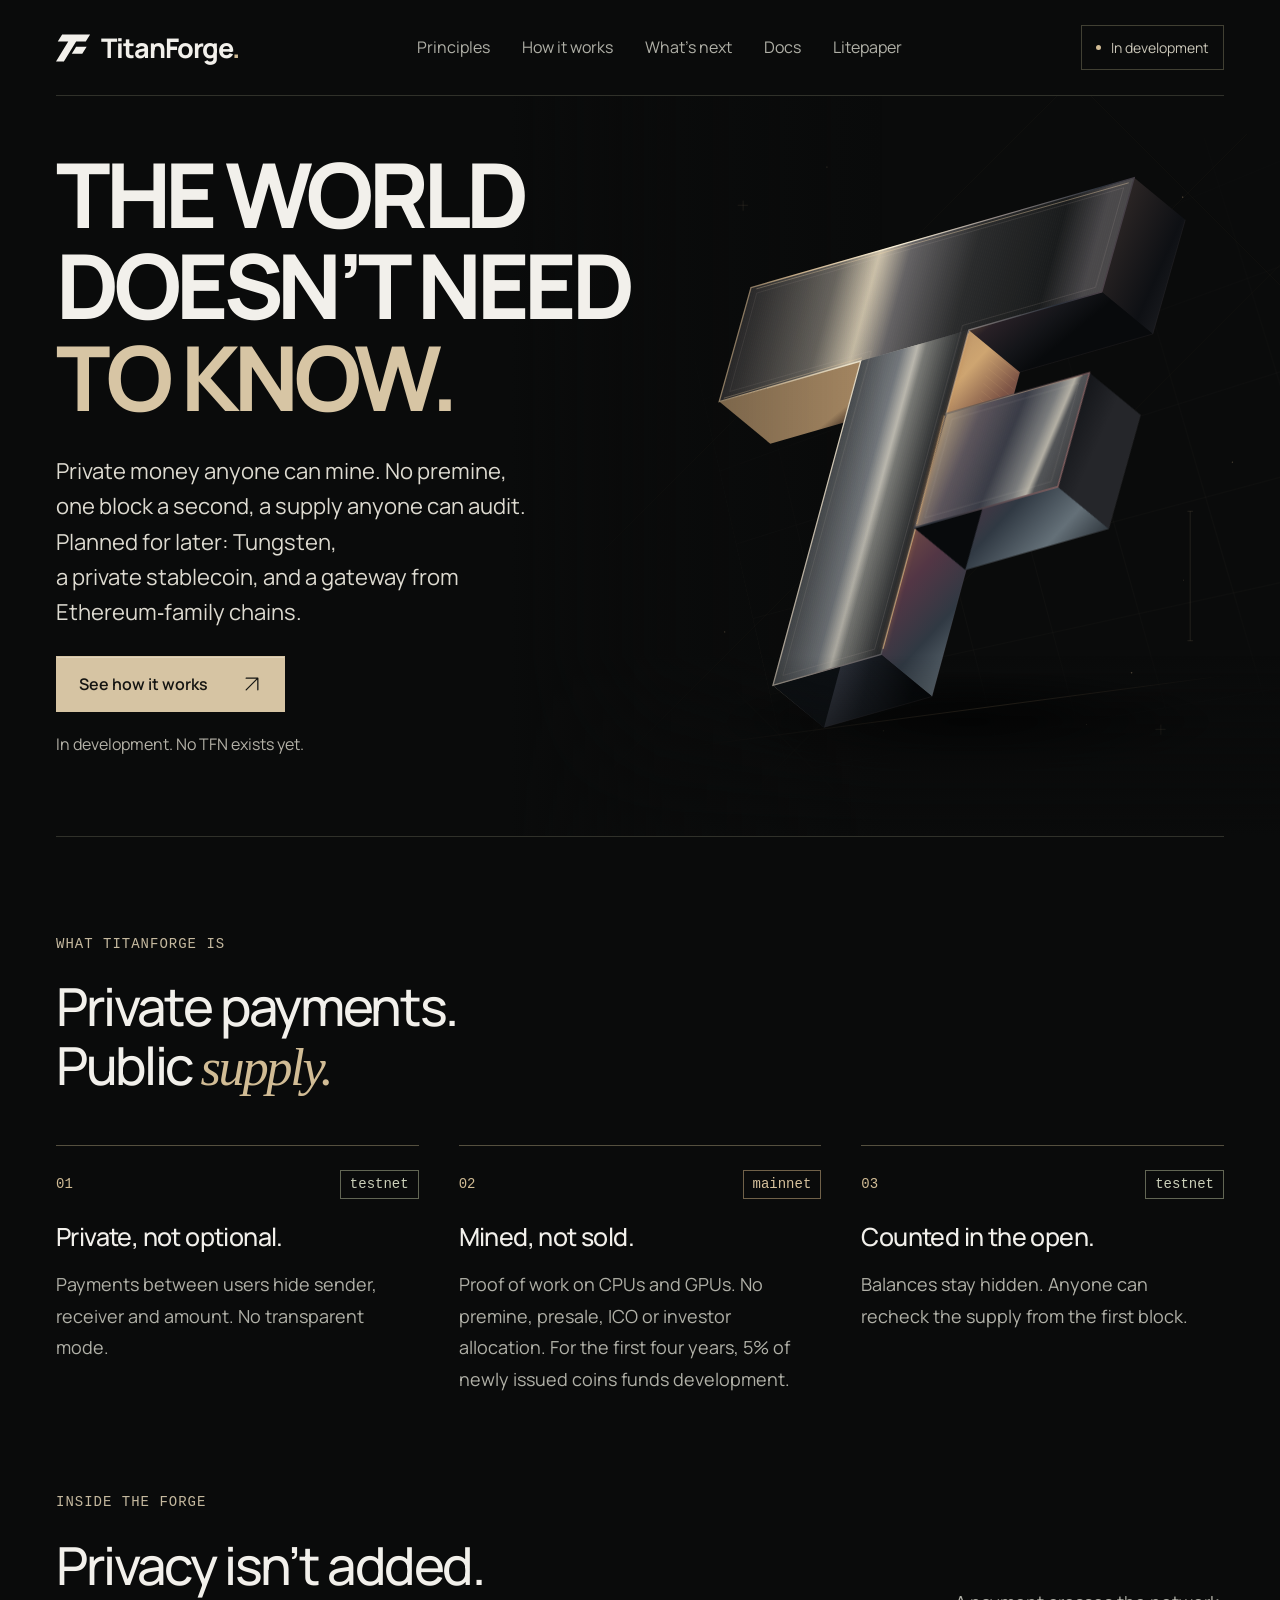
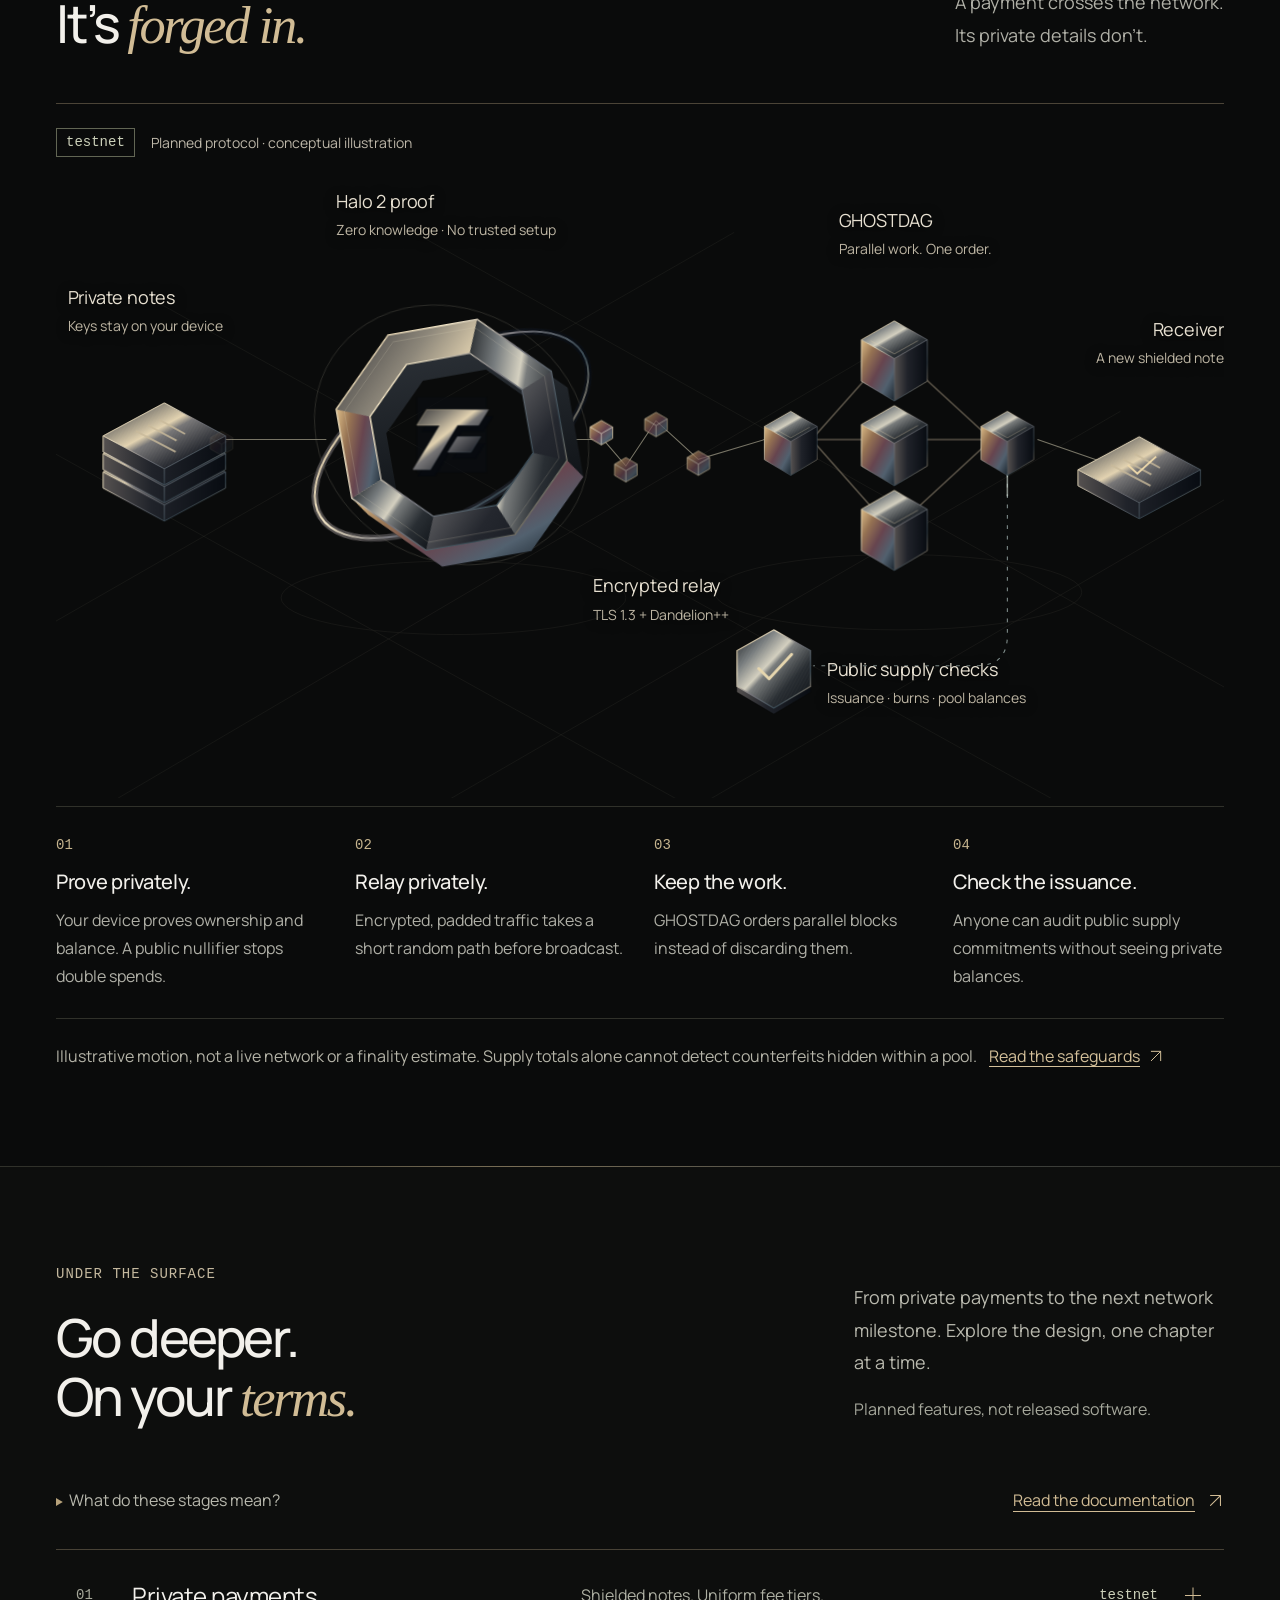
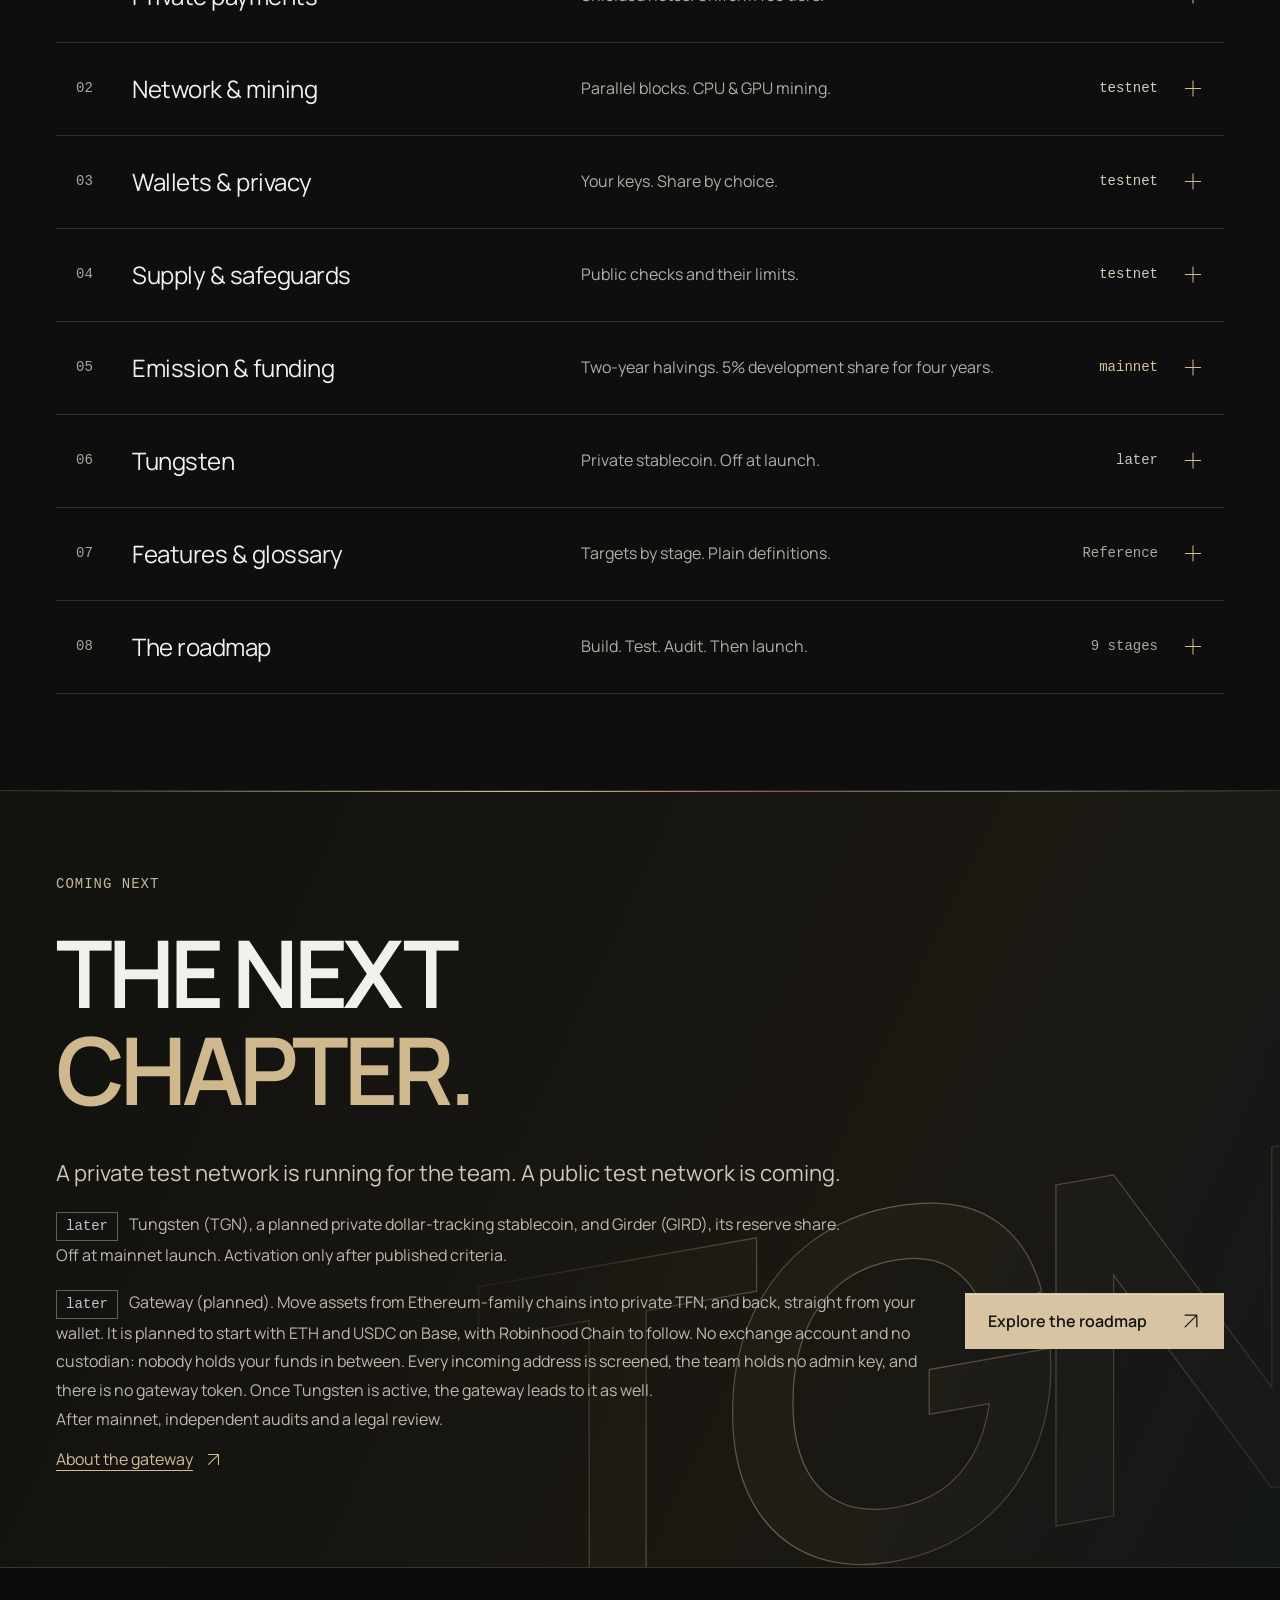
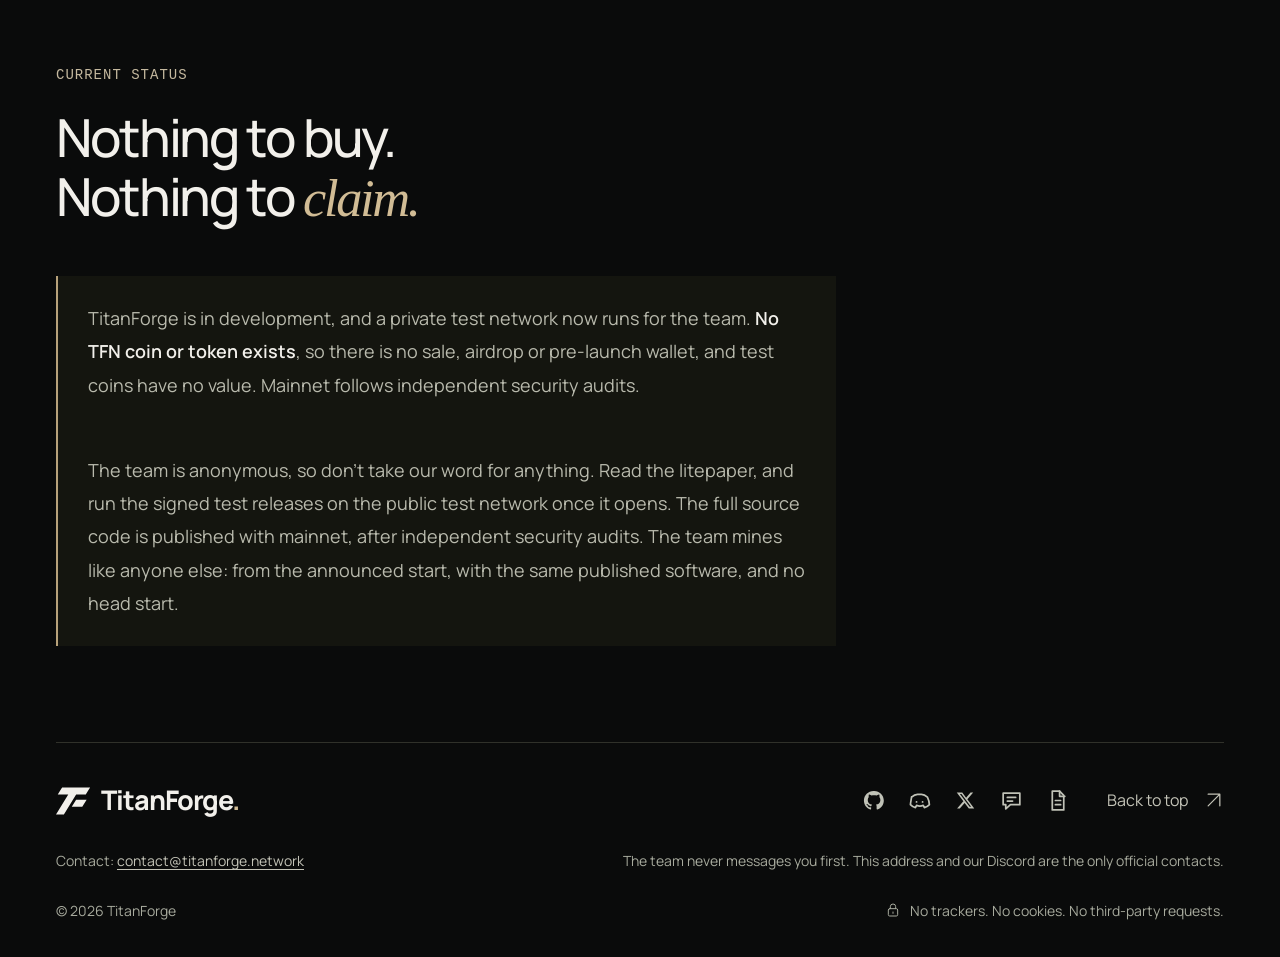
<file: index.html>
<!DOCTYPE html>
<html lang="en">
<head>
  <meta charset="utf-8">
  <meta name="viewport" content="width=device-width, initial-scale=1">
  <meta name="theme-color" content="#0a0b0b">
  <meta name="description" content="TitanForge is private money on a proof-of-work network anyone can mine: shielded user payments, a supply anyone can audit, and no premine or presale. Planned: Tungsten and a gateway from Ethereum-family chains. In development. No TFN coin exists yet.">
  <meta http-equiv="Content-Security-Policy" content="default-src 'self'; script-src 'none'; style-src 'self'; img-src 'self'; font-src 'self'; connect-src 'none'; object-src 'none'; base-uri 'none'; form-action 'none'">
  <meta name="referrer" content="no-referrer">
  <meta property="og:type" content="website">
  <meta property="og:title" content="TitanForge: The world doesn’t need to know.">
  <meta property="og:description" content="Private money, mined by anyone. Shielded user payments, a supply anyone can audit, no premine or presale. Mainnet only after independent security audits. No TFN coin exists yet.">
  <meta property="og:url" content="https://titanforge.network/">
  <link rel="canonical" href="https://titanforge.network/">
  <link rel="icon" href="./favicon.svg" type="image/svg+xml">
  <link rel="preload" href="./fonts/manrope-latin-variable.woff2" as="font" type="font/woff2" crossorigin>
  <link rel="stylesheet" href="./styles.css">
  <title>TitanForge: The world doesn’t need to know.</title>
</head>
<body>
  <a class="skip-link" href="#main">Skip to content</a>
  <svg class="icon-library" xmlns="http://www.w3.org/2000/svg" aria-hidden="true">
    <symbol id="icon-arrow" viewBox="0 0 24 24"><path d="M5 19 19 5M5 5h14v14"/></symbol>
    <symbol id="icon-lock" viewBox="0 0 24 24"><rect x="5" y="10" width="14" height="11" rx="2"/><path d="M8 10V7a4 4 0 0 1 8 0v3m-4 5v2"/></symbol>
    <symbol id="forge-mark" viewBox="0 0 40 40"><path d="M7 5h32l-5 8H23L9 36H0l14-23H2zm16 14h12l-5 8H18z"/></symbol>
    <symbol id="icon-github" viewBox="0 0 24 24"><path fill="currentColor" stroke="none" d="M12 2.8c-5.1 0-9.2 4.1-9.2 9.2 0 4.1 2.6 7.5 6.3 8.7.5.1.6-.2.6-.5v-1.7c-2.6.6-3.1-1.1-3.1-1.1-.4-1.1-1-1.4-1-1.4-.9-.6.1-.6.1-.6 1 .1 1.5 1 1.5 1 .9 1.5 2.3 1.1 2.8.8.1-.7.4-1.1.7-1.4-2-.2-4.2-1-4.2-4.6 0-1 .4-1.9 1-2.5-.1-.2-.4-1.2.1-2.5 0 0 .8-.2 2.5 1 .8-.2 1.6-.3 2.4-.3s1.7.1 2.5.3c1.7-1.2 2.5-1 2.5-1 .5 1.3.2 2.3.1 2.5.6.6 1 1.5 1 2.5 0 3.6-2.2 4.4-4.3 4.6.4.4.7.9.7 1.8v2.6c0 .3.2.6.7.5 3.6-1.2 6.2-4.6 6.2-8.7 0-5.1-4.1-9.2-9.2-9.2Z"/></symbol>
    <symbol id="icon-discord" viewBox="0 0 24 24"><path d="M4.4 8.8c1.9-1.8 3.8-2.7 5.7-2.7h3.8c1.9 0 3.8.9 5.7 2.7 1.1 2.3 1.8 4.7 1.9 7.2-1.4 1.5-3 2.4-4.8 2.9l-1.1-2.2c-2.1.8-4.3.8-6.4 0l-1.1 2.2c-1.8-.5-3.4-1.4-4.8-2.9.1-2.5.8-4.9 1.1-7.4Z"/><path d="M9.1 13.4h.1m5.7 0h.1"/></symbol><symbol id="icon-x" viewBox="0 0 24 24"><path fill="currentColor" stroke="none" transform="translate(3.6 3.6) scale(0.7)" d="M18.901 1.153h3.68l-8.04 9.19L24 22.846h-7.406l-5.8-7.584-6.638 7.584H.474l8.6-9.83L0 1.154h7.594l5.243 6.932ZM17.61 20.644h2.039L6.486 3.24H4.298Z"/></symbol>
    <symbol id="icon-forum" viewBox="0 0 24 24"><path d="M4 5h16v11h-9l-4.5 4v-4H4z"/><path d="M8 9h8m-8 3.5h5"/></symbol>
    <symbol id="icon-docs" viewBox="0 0 24 24"><path d="M7 3h7l4 4v14H7V3Z"/><path d="M14 3v5h5M10 12h5m-5 4h5"/></symbol>
  </svg>

  <div class="site-shell">
    <header class="site-header wrap">
      <a class="brand" href="#" aria-label="TitanForge home"><svg class="brand-mark" aria-hidden="true"><use href="#forge-mark"/></svg><span>TitanForge<span class="brand-period">.</span></span></a>
      <nav class="desktop-nav" aria-label="Main navigation"><a href="#principles">Principles</a><a href="#how-it-works">How it works</a><a href="#horizon">What’s next</a><a href="./docs/index.html">Docs</a><a href="./titanforge-litepaper.pdf">Litepaper</a></nav>
      <a class="header-link" href="#status"><span class="status-dot"></span> In development</a>
      <details class="mobile-menu"><summary aria-label="Toggle navigation"><span class="menu-lines"></span></summary><nav aria-label="Mobile navigation"><a href="#principles">Principles</a><a href="#how-it-works">How it works</a><a href="#horizon">What’s next</a><a href="./docs/index.html">Documentation</a><a href="./titanforge-litepaper.pdf">Litepaper</a><a href="#status">Development status</a></nav></details>
    </header>

    <main id="main">
      <section class="hero" aria-labelledby="hero-title">
        <div class="hero-content wrap">
          <h1 id="hero-title"><span>THE WORLD</span><span>DOESN’T NEED</span><span class="hero-title-accent">TO KNOW.</span></h1>
          <div class="hero-art" aria-hidden="true"><div class="forge-grid"></div><svg class="titan-core" viewBox="0 0 1000 1100" width="1000" height="1100" fill="none" focusable="false"><use href="./titan-core.svg#titan-structure"/><g class="hero-f-piece"><use href="./titan-core.svg#titan-f"/><g transform="translate(30 28) rotate(-16 500 490) translate(-68 0)"><path class="hero-seat-light" d="m552 447-91 148" pathLength="100"/></g></g></svg><div class="forge-sweep"></div></div>
          <div class="hero-copy"><p class="hero-description">Private money anyone can mine. No&nbsp;premine, one&nbsp;block&nbsp;a&nbsp;second<span class="more-sm">, a&nbsp;supply&nbsp;anyone can&nbsp;audit. Planned for later: Tungsten, a&nbsp;private&nbsp;stablecoin, and a&nbsp;gateway from Ethereum&#8209;family&nbsp;chains</span>.</p><a class="button button-primary" href="#how-it-works">See how it works <svg class="icon" aria-hidden="true"><use href="#icon-arrow"/></svg></a><p class="hero-note">In development. No TFN exists yet.</p></div>
        </div>
      </section>

      <section id="principles" class="section wrap principles" aria-labelledby="principles-title">
        <div class="section-heading"><p class="eyebrow">WHAT TITANFORGE IS</p><h2 id="principles-title">Private payments.<br>Public <span class="serif">supply.</span></h2></div>
        <div class="principle-grid">
          <article class="principle-card"><div class="card-top"><span class="card-index" aria-hidden="true">01</span><span class="status-tag">testnet</span></div><h3>Private, not optional.</h3><p>Payments between users hide sender, receiver and amount. No transparent mode.</p></article>
          <article class="principle-card"><div class="card-top"><span class="card-index" aria-hidden="true">02</span><span class="status-tag status-tag--mainnet">mainnet</span></div><h3>Mined, not sold.</h3><p>Proof of work on CPUs and GPUs. No premine, presale, ICO or investor allocation. For the first four years, 5% of newly issued coins funds development.</p></article>
          <article class="principle-card"><div class="card-top"><span class="card-index" aria-hidden="true">03</span><span class="status-tag">testnet</span></div><h3>Counted in the open.</h3><p>Balances stay hidden. Anyone can recheck the supply from the first block.</p></article>
        </div>
      </section>

      <section id="how-it-works" class="section wrap protocol-section" aria-labelledby="protocol-title">
        <div class="section-heading protocol-heading"><div><p class="eyebrow">INSIDE THE FORGE</p><h2 id="protocol-title">Privacy isn’t added.<br>It’s <span class="serif">forged in.</span></h2></div><p>A payment crosses the network. <br>Its private details don’t.</p></div>
        <figure class="forge-explainer" aria-labelledby="protocol-title" aria-describedby="scene-caption">
          <div class="scene-status"><span class="status-tag">testnet</span><span>Planned protocol · conceptual illustration</span></div>
          <svg class="icon-library scene-definitions" xmlns="http://www.w3.org/2000/svg" aria-hidden="true">
            <defs>
              <linearGradient id="metal-face" x1="0" y1="0" x2="1" y2="1"><stop stop-color="#15181b"/><stop offset=".25" stop-color="#777c7e"/><stop offset=".43" stop-color="#d4d0c0"/><stop offset=".48" stop-color="#797c7c"/><stop offset=".7" stop-color="#292e33"/><stop offset="1" stop-color="#0c1015"/></linearGradient>
              <linearGradient id="metal-crown" x1="0" y1="0" x2="1" y2="1"><stop stop-color="#343438"/><stop offset=".25" stop-color="#8d877a"/><stop offset=".42" stop-color="#e3d3b1"/><stop offset=".49" stop-color="#777677"/><stop offset=".75" stop-color="#24272e"/><stop offset="1" stop-color="#12161c"/></linearGradient>
              <linearGradient id="metal-edge" x1="0" y1="0" x2="1" y2="1"><stop stop-color="#c2af8d"/><stop offset=".28" stop-color="#f4e7c8"/><stop offset=".5" stop-color="#78777d"/><stop offset=".76" stop-color="#394953"/><stop offset="1" stop-color="#c4a47e"/></linearGradient>
              <linearGradient id="metal-heat" x1="0" y1="0" x2="1" y2="1"><stop stop-color="#ddbd88"/><stop offset=".25" stop-color="#967353"/><stop offset=".5" stop-color="#67454f"/><stop offset=".75" stop-color="#52616f"/><stop offset="1" stop-color="#1a242d"/></linearGradient>
              <linearGradient id="metal-side"><stop stop-color="#555150"/><stop offset=".4" stop-color="#20232a"/><stop offset="1" stop-color="#080c12"/></linearGradient>
              <linearGradient id="metal-shadow" x1="0" y1="0" x2="0" y2="1"><stop stop-color="#2b3036"/><stop offset="1" stop-color="#06090c"/></linearGradient>
              <linearGradient id="metal-trace"><stop stop-color="#7d7666" stop-opacity=".2"/><stop offset=".5" stop-color="#d7c19a"/><stop offset="1" stop-color="#aaa89c" stop-opacity=".3"/></linearGradient>
              <linearGradient id="metal-glint"><stop stop-color="#fff5d8" stop-opacity="0"/><stop offset=".5" stop-color="#fff5d8" stop-opacity=".4"/><stop offset="1" stop-color="#fff5d8" stop-opacity="0"/></linearGradient>
              <pattern id="metal-brush" width="3" height="3" patternUnits="userSpaceOnUse" patternTransform="rotate(28)"><path d="M0 0v3" stroke="#e5d8ba" stroke-width=".45" opacity=".13"/></pattern>
              <g id="scene-note"><path d="m-65 0 65 35 65-35v17L0 52-65 17V0Z" fill="url(#metal-side)"/><path d="M0-35 65 0 0 35-65 0Z" fill="url(#metal-crown)"/><path d="M0-35 65 0 0 35-65 0Z" fill="url(#metal-brush)"/><path d="M0-35 65 0 0 35-65 0Zm-65 35v17L0 52l65-35V0M0 35v17" fill="none" stroke="url(#metal-edge)" stroke-width="1"/><path d="m-30-5 42 22m-29-28 30 16m-18-22 27 15" stroke="#cabb9c" stroke-width="2" opacity=".8"/></g>
              <g id="scene-block"><path d="m-35-10 35 20v45l-35-21v-44Z" fill="url(#metal-heat)"/><path d="m0 10 35-20v44L0 55V10Z" fill="url(#metal-side)"/><path d="M0-30 35-10 0 10-35-10Z" fill="url(#metal-face)"/><path d="M0-30 35-10 0 10-35-10Z" fill="url(#metal-brush)"/><path d="m0-30 35 20v44L0 55l-35-21v-44l35-20Zm-35 20L0 10l35-20M0 10v45" fill="none" stroke="url(#metal-edge)" stroke-width=".9"/><path d="m-25-9 25 14 25-14" fill="none" stroke="#e1d1af" stroke-width=".65" opacity=".6"/></g>
              <g id="scene-capsule"><path d="m0-9 12 7v12L0 17l-12-7V-2L0-9Z" fill="url(#metal-heat)" stroke="#d9c7a4" stroke-width=".8"/><path d="m-12-2 12 7 12-7M0 5v12" fill="none" stroke="#eeead7" stroke-width=".65"/></g>
              <g id="scene-collar"><path d="m-48-116 96 0 68 68v96l-68 68h-96l-68-68v-96l68-68Zm14 34-48 48v68l48 48h68l48-48v-68l-48-48h-68Z" fill="url(#metal-shadow)" transform="translate(14 20)" fill-rule="evenodd"/><path d="m116 48 14 20-68 68-14-20 68-68Zm-68 68 14 20h-96l-14-20h96Zm-96 0 14 20-68-68-14-20 68 68Z" fill="url(#metal-heat)"/><path d="m-48-116 96 0 68 68v96l-68 68h-96l-68-68v-96l68-68Zm14 34-48 48v68l48 48h68l48-48v-68l-48-48h-68Z" fill="url(#metal-crown)" fill-rule="evenodd"/><path d="m48-116 68 68-34 14-48-48 14-34Zm68 164-68 68-14-34 48-48 34 14Z" fill="url(#metal-face)"/><path d="m-116-48 34 14v68l-34 14v-96Z" fill="url(#metal-heat)"/><path d="m-48 116-68-68 34-14 48 48-14 34Z" fill="url(#metal-face)"/><path d="m-48-116 96 0 68 68v96l-68 68h-96l-68-68v-96l68-68Zm14 34-48 48v68l48 48h68l48-48v-68l-48-48h-68Z" stroke="url(#metal-edge)" stroke-width="1.5" fill="none"/><path d="m-44-108 88 0 64 64v88l-64 64h-88l-64-64v-88l64-64Z" stroke="#ded4bd" stroke-width=".6" opacity=".35" fill="none"/></g>
              <g id="scene-heart"><path d="M-37-40h74v80h-74z" fill="#0a0e12" opacity=".7"/><use href="#forge-mark" x="-41" y="-37" width="82" height="82" fill="#070a0f" transform="translate(5 7)"/><use href="#forge-mark" x="-41" y="-37" width="82" height="82" fill="url(#metal-crown)" stroke="url(#metal-edge)" stroke-width=".25"/></g>
              <g id="scene-auditor"><path d="M0-38 39-16v44L0 51-39 28v-44L0-38Z" fill="url(#metal-side)"/><path d="M0-38 39-16v38L0 45-39 22v-38L0-38Z" fill="url(#metal-face)"/><path d="M0-38 39-16v38L0 45-39 22v-38L0-38Z" fill="url(#metal-brush)"/><path d="M0-38 39-16v38L0 45-39 22v-38L0-38Z" fill="none" stroke="url(#metal-edge)" stroke-width="1.2"/><path d="m-16 3 11 11L19-12" stroke="#e7d7af" stroke-width="3" stroke-linecap="round" stroke-linejoin="round" fill="none"/></g>
            </defs>
          </svg>
          <div class="forge-stage" aria-hidden="true">
            <svg class="forge-scene forge-scene--wide" viewBox="0 0 1240 680" fill="none">
              <g class="scene-floor"><path d="M-100 550 720 80M50 690 900 190M300 750 1130 270M560 760 1350 300M-100 260 800 760M100 150 1100 705M380 80 1360 630"/><ellipse cx="422" cy="468" rx="183" ry="39"/><ellipse cx="894" cy="462" rx="195" ry="40"/></g>
              <g class="scene-wires"><path d="M174 300H287M540 300h41l24 28 32-48 45 41 70-21M1042 300l93 32"/><path class="scene-public-wire" d="M1010 336v172q0 32-32 32H804"/></g>
              <path class="scene-stream scene-stream--incoming" d="M174 300H287" pathLength="100"/><path class="scene-stream scene-stream--relay" d="M540 300h41l24 28 32-48 45 41 70-21" pathLength="100"/><path class="scene-stream scene-stream--outgoing" d="M1042 300l93 32" pathLength="100"/><path class="scene-stream scene-stream--audit" d="M1010 336v172q0 32-32 32H804" pathLength="100"/>
              <g transform="translate(115 296)"><g class="note-stack note-stack--lower"><use href="#scene-note" y="39"/></g><g class="note-stack note-stack--middle"><use href="#scene-note" y="19"/></g><g class="note-stack"><use href="#scene-note"/></g></g>
              <g class="courier courier--incoming"><use href="#scene-capsule"/></g>
              <g transform="translate(420 295)"><g class="reactor-float"><g class="orbit-precession"><ellipse rx="164" ry="79" transform="rotate(-28)" stroke="url(#metal-side)" stroke-width="7"/><ellipse rx="164" ry="79" transform="rotate(-28)" stroke="url(#metal-edge)" stroke-width="2"/><ellipse rx="151" ry="132" transform="rotate(37)" stroke="#8d8879" stroke-width=".7" opacity=".35"/></g><g class="collar-tilt"><use href="#scene-collar"/></g><g class="emblem-float"><use href="#scene-heart"/></g><g class="satellite-orbit"><use href="#scene-capsule" x="159" y="-7"/></g></g></g>
              <g class="relay-stones"><use href="#scene-capsule" x="605" y="328"/><use href="#scene-capsule" x="637" y="280"/><use href="#scene-capsule" x="682" y="321"/></g><g class="courier courier--relay"><use href="#scene-capsule"/></g>
              <g class="dag-scaffold"><path d="M804 298 875 218M804 300h71M804 302l71 80M904 218l87 80M904 300h87M904 382l87-80"/><path class="dag-energy dag-energy--one" d="M804 298 875 218 991 298" pathLength="100"/><path class="dag-energy dag-energy--two" d="M804 300h187" pathLength="100"/><path class="dag-energy dag-energy--three" d="M804 302 875 382 991 302" pathLength="100"/></g>
              <g transform="translate(780 294) scale(.8)"><g class="block-float"><use href="#scene-block"/></g></g><g transform="translate(890 204)"><g class="block-float block-float--one"><use href="#scene-block"/></g></g><g transform="translate(890 294)"><g class="block-float block-float--two"><use href="#scene-block"/></g></g><g transform="translate(890 384)"><g class="block-float block-float--three"><use href="#scene-block"/></g></g><g transform="translate(1010 294) scale(.8)"><g class="block-float block-float--one"><use href="#scene-block"/></g></g>
              <g class="courier courier--outgoing"><use href="#scene-capsule"/></g><g transform="translate(1150 332)"><g class="recipient-float"><use href="#scene-note"/><path d="m-12-5 10 9 20-18" stroke="#f1dbac" stroke-width="2"/></g></g>
              <g transform="translate(762 540)"><g class="audit-float"><use href="#scene-auditor"/></g></g>
            </svg>
            <svg class="forge-scene forge-scene--portrait" viewBox="0 0 600 940" fill="none">
              <g class="scene-floor"><path d="M-100 490 600 110M-80 720 680 300M-60 930 680 520M-80 120 720 600M-60 380 720 840M-50 650 640 1060"/><ellipse cx="300" cy="504" rx="168" ry="32"/></g>
              <g class="scene-wires"><path d="M154 161 229 268M396 413l38 49 46 38-49 41-240 88M427 652l54 133"/><path class="scene-public-wire" d="M400 670v85q0 30-30 30H164"/></g>
              <path class="scene-stream scene-stream--incoming" d="M154 161 229 268" pathLength="100"/><path class="scene-stream scene-stream--relay" d="M396 413l38 49 46 38-49 41-240 88" pathLength="100"/><path class="scene-stream scene-stream--outgoing" d="M427 652l54 133" pathLength="100"/><path class="scene-stream scene-stream--audit" d="M400 670v85q0 30-30 30H164" pathLength="100"/>
              <g transform="translate(120 142)"><g class="note-stack note-stack--lower"><use href="#scene-note" y="39"/></g><g class="note-stack note-stack--middle"><use href="#scene-note" y="19"/></g><g class="note-stack"><use href="#scene-note"/></g></g><g class="courier courier--portrait-in"><use href="#scene-capsule"/></g>
              <g transform="translate(295 374)"><g class="reactor-float"><g class="orbit-precession"><ellipse rx="164" ry="79" transform="rotate(-28)" stroke="url(#metal-side)" stroke-width="7"/><ellipse rx="164" ry="79" transform="rotate(-28)" stroke="url(#metal-edge)" stroke-width="2"/><ellipse rx="151" ry="132" transform="rotate(37)" stroke="#8d8879" stroke-width=".7" opacity=".35"/></g><g class="collar-tilt"><use href="#scene-collar"/></g><g class="emblem-float"><use href="#scene-heart"/></g><g class="satellite-orbit"><use href="#scene-capsule" x="159" y="-7"/></g></g></g>
              <g class="relay-stones"><use href="#scene-capsule" x="434" y="462"/><use href="#scene-capsule" x="480" y="500"/><use href="#scene-capsule" x="431" y="541"/></g><g class="courier courier--portrait-relay"><use href="#scene-capsule"/></g>
              <g class="dag-scaffold"><path d="M174 632 255 547M174 634h81M174 636l81 87M285 547l96 85M285 634h96M285 723l96-87"/><path class="dag-energy dag-energy--one" d="M174 632 255 547 381 632" pathLength="100"/><path class="dag-energy dag-energy--two" d="M174 634h207" pathLength="100"/><path class="dag-energy dag-energy--three" d="M174 636 255 723 381 636" pathLength="100"/></g>
              <g transform="translate(150 628) scale(.7)"><g class="block-float"><use href="#scene-block"/></g></g><g transform="translate(270 535) scale(.85)"><g class="block-float block-float--one"><use href="#scene-block"/></g></g><g transform="translate(270 627) scale(.85)"><g class="block-float block-float--two"><use href="#scene-block"/></g></g><g transform="translate(270 716) scale(.85)"><g class="block-float block-float--three"><use href="#scene-block"/></g></g><g transform="translate(400 628) scale(.7)"><g class="block-float block-float--one"><use href="#scene-block"/></g></g>
              <g class="courier courier--portrait-out"><use href="#scene-capsule"/></g><g transform="translate(485 809) scale(.8)"><g class="recipient-float"><use href="#scene-note"/><path d="m-12-5 10 9 20-18" stroke="#f1dbac" stroke-width="2"/></g></g><g transform="translate(120 785) scale(.9)"><g class="audit-float"><use href="#scene-auditor"/></g></g>
            </svg>
            <div class="scene-label scene-label--wallet"><strong>Private notes</strong><span>Keys stay on your device</span></div>
            <div class="scene-label scene-label--proof"><strong>Halo 2 proof</strong><span>Zero knowledge · No trusted setup</span></div>
            <div class="scene-label scene-label--dag"><strong>GHOSTDAG</strong><span>Parallel work. One order.</span></div>
            <div class="scene-label scene-label--receiver"><strong>Receiver</strong><span>A new shielded note</span></div>
            <div class="scene-label scene-label--relay"><strong>Encrypted relay</strong><span>TLS 1.3 + Dandelion++</span></div>
            <div class="scene-label scene-label--audit"><strong>Public supply checks</strong><span>Issuance · burns · pool balances</span></div>
          </div>
          <ol class="mechanism-steps" role="list"><li><span aria-hidden="true">01</span><h3>Prove privately.</h3><p>Your device proves ownership and balance. A public nullifier stops double spends.</p></li><li><span aria-hidden="true">02</span><h3>Relay privately.</h3><p>Encrypted, padded traffic takes a short random path before broadcast.</p></li><li><span aria-hidden="true">03</span><h3>Keep the work.</h3><p>GHOSTDAG orders parallel blocks instead of discarding them.</p></li><li><span aria-hidden="true">04</span><h3>Check the issuance.</h3><p>Anyone can audit public supply commitments without seeing private balances.</p></li></ol>
          <figcaption id="scene-caption">Illustrative motion, not a live network or a finality estimate. Supply totals alone cannot detect counterfeits hidden within a pool. <a href="#safeguards">Read the safeguards <svg class="icon" aria-hidden="true"><use href="#icon-arrow"/></svg></a></figcaption>
        </figure>
      </section>

      <section id="details" class="section details-section" aria-labelledby="details-title">
        <div class="wrap details-layout">
          <div class="details-intro"><div class="section-heading"><p class="eyebrow">UNDER THE SURFACE</p><h2 id="details-title">Go deeper.<br>On your <span class="serif">terms.</span></h2></div><div class="details-lead"><p>From private payments to the next network milestone. Explore the design, one chapter at a time.</p><p class="details-availability">Planned features, not released software.</p></div></div>
          <div class="details-toolbar"><details class="stage-guide"><summary>What do these stages mean?</summary><dl class="availability-key"><div><dt><span class="status-tag">testnet</span></dt><dd>Public testnet, and mainnet from day one.</dd></div><div><dt><span class="status-tag status-tag--mainnet">mainnet</span></dt><dd>From the mainnet launch.</dd></div><div><dt><span class="status-tag status-tag--later">later</span></dt><dd>After mainnet.</dd></div></dl><p class="draft-note">Block size, fees and stablecoin limits are working values, not final parameters.</p></details><a class="details-docs" href="./docs/index.html">Read the documentation <svg class="icon" aria-hidden="true"><use href="#icon-arrow"/></svg></a></div>
          <div class="detail-list">
            <details class="detail-panel" name="protocol"><summary><span class="chapter-number" aria-hidden="true">01</span><span class="chapter-copy"><span class="chapter-title">Private payments</span><span class="chapter-preview">Shielded notes. Uniform fee tiers.</span></span><span class="status-tag chapter-stage">testnet</span><span class="disclosure-mark" aria-hidden="true"></span></summary><div id="privacy" class="detail-body">
              <p>Every payment between users is shielded: sender, receiver and amount are hidden, with no transparent mode. Halo 2 zero-knowledge proofs, also used by Zcash, require <strong>no trusted setup</strong>. Anonymity is within the current pool generation.</p>
              <p>Value lives in encrypted notes. Spending reveals a <strong>nullifier</strong> that prevents double spends without identifying the note. A proof made on your device shows that the notes exist, the amounts balance and the owner approved.</p>
              <p>Dummy actions pad every transaction to exactly <strong>2, 4 or 8 actions</strong>, so size shows only which of the three a payment used. Received funds become spendable after about <strong>10 to 20 minutes</strong>; this is distinct from 12-hour finality.</p>
              <h3>Uniform fee tiers, not a bidding war.</h3><p>Every transaction pays the same public per-action fee as its neighbours, with no tips or bidding, so fees show nothing beyond the transaction’s size. Once an hour the fee can move one tier, about 19%, with demand, while the previous tier stays valid.</p><p>The working initial fee is <strong>0.0001 TFN per action</strong> (10,000 rivets): half is burned and half goes to the miner. Fees are not final.</p>
              <p><strong>Public by design:</strong> mining-reward addresses and amounts, and stablecoin conversion amounts and the one-time addresses they use. Later spending of mining rewards is private. No master key can reveal users or freeze their funds.</p>
            </div></details>

            <details class="detail-panel" name="protocol"><summary><span class="chapter-number" aria-hidden="true">02</span><span class="chapter-copy"><span class="chapter-title">Network &amp; mining</span><span class="chapter-preview">Parallel blocks. CPU &amp; GPU mining.</span></span><span class="status-tag chapter-stage">testnet</span><span class="disclosure-mark" aria-hidden="true"></span></summary><div id="network" class="detail-body">
              <p>TitanForge builds from established open-source parts: Kaspa’s GHOSTDAG, Zcash’s Orchard (Ironwood), XELIS’s XelisHash and the Djed design.</p>
              <h3>Parallel blocks. One order.</h3><p>The design targets <strong>one block per second</strong>, each referencing up to ten earlier blocks. GHOSTDAG puts all blocks, including parallel ones, into one order along the heaviest line of work.</p><p>The working block limit is <strong>250 KB</strong>, about <strong>27 payments per second</strong>. Blocks are final after <strong>12 hours</strong>. Block size is not final; one-second blocks do not mean one-second finality.</p>
              <h3>CPU and GPU proof of work.</h3><p><strong>XelisHash-TF</strong> is a variant of XelisHash v3 with its own keys. Difficulty adjusts every block using roughly the last 44 minutes of blocks. It can rise only gradually, preventing an attacker from packing a chain’s weight into a few unusually heavy blocks. It can fall as far as needed, as fast as its window allows: after a 99% loss of hashrate it recovers in about 7.4 hours. All mining rewards go to XelisHash miners, on CPUs and GPUs; there is no separate RandomX share path.</p><ul><li>Free CPU and GPU miners with no fees, and a published mining specification, before launch. Their source code is published with mainnet.</li><li>Pool software and an integration kit any pool can adopt, using a Stratum dialect and shielded payouts.</li><li>At least three independent pools on the public testnet before mainnet.</li></ul>
              <h3>How rewards are paid.</h3><p>The network creates reward notes when a later block merges the block that earned them, paying rewards and fee shares to each well-connected block’s miner. A late, poorly connected block’s reward goes to the miner whose block merges it.</p><p>Reward addresses and amounts are public. Miners should use a separate, regularly changed reward address.</p>
              <h3>Nothing mined in advance. <span class="status-tag status-tag--mainnet">mainnet</span></h3><p>Every coin comes from block rewards. Newly issued coins go to miners, except 5% that goes to the development fund for the first four years. The genesis block will prove nothing was mined in advance.</p>
            </div></details>

            <details class="detail-panel" name="protocol"><summary><span class="chapter-number" aria-hidden="true">03</span><span class="chapter-copy"><span class="chapter-title">Wallets &amp; privacy</span><span class="chapter-preview">Your keys. Share by choice.</span></span><span class="status-tag chapter-stage">testnet</span><span class="disclosure-mark" aria-hidden="true"></span></summary><div id="wallets" class="detail-body">
              <p>A command-line wallet is built; desktop and web wallets are planned for the public testnet, with a daemon for exchanges. A mobile wallet follows later; private light sync for phones is being researched. <strong>Keys never leave your device.</strong> No wallet is available to download yet.</p>
              <h3>One phrase. Unlinkable addresses.</h3><p>A wallet restores from <strong>24 words</strong> and gives out unlimited unlinkable addresses beginning <code>tf1</code> on mainnet and <code>tftest1</code> on the test network, found by one key and valid for every asset.</p><p>An incoming viewing key reveals received payments. A full viewing key also reveals spends and outgoing payments. Neither can spend. A payment proof reveals one payment without sharing a viewing key.</p>
              <h3>Private sync without sharing keys.</h3><p>When built, new nodes sync a compact proof of history and the current shielded state, checking both against the proof-of-work chain. Full nodes retain full blocks for <strong>30 to 42 hours</strong>, spent-note records forever, and a compact archive that wallets scan themselves. Wallets never send keys or addresses to a node.</p><p>A wallet offline for a week can catch up from any node.</p>
              <h3>Encrypted transport. Dandelion++ relay.</h3><p>Not built yet: test builds today connect in plain text, so treat them as not private. When built, node traffic uses padded <strong>TLS 1.3</strong> transport. Dandelion++ sends a new transaction along a short random path before broadcast. A transaction cannot be tied to an IP address by ordinary peers.</p><p>Your internet provider can still see that you run a node and may tell when you send. Use Tor or a VPN if that matters. Encrypted mempools and a mixnet are later upgrades, not current guarantees.</p>
            </div></details>

            <details class="detail-panel" name="protocol"><summary><span class="chapter-number" aria-hidden="true">04</span><span class="chapter-copy"><span class="chapter-title">Supply &amp; safeguards</span><span class="chapter-preview">Public checks and their limits.</span></span><span class="status-tag chapter-stage">testnet</span><span class="disclosure-mark" aria-hidden="true"></span></summary><div id="safeguards" class="detail-body">
              <h3>Public issuance. Hidden balances.</h3><p>Every block header commits to each pool’s balance and coins issued and burned. Nodes halt with an alarm if the supply fails to add up. A turnstile lets value leave a pool only up to what entered it, and a separate auditor program rechecks everything from the first block.</p><p><strong>Totals cannot reveal a counterfeit hidden inside a pool.</strong> Independent audits and a plan to seal and replace a pool reduce that risk; public totals are not a complete cryptographic safety guarantee.</p>
              <h3>Recoverable does not mean quantum-safe.</h3><p>Today’s elliptic-curve private-payment cryptography could be broken by a large quantum computer, which would also expose recorded payments.</p><p>Every note <strong>standard wallets create or accept</strong> is quantum-recoverable from the first block under <strong>ZIP 2005</strong>. Owners should be able to prove ownership by quantum-safe means and move their funds, but the recovery protocol is still being specified. TitanForge is <strong>not quantum-safe</strong>; a fully quantum-safe pool is planned for later.</p>
              <h3>Checkpoints for the early months. <span class="status-tag status-tag--mainnet">mainnet</span></h3><p>For the first six months, signed node releases carry known-good checkpoints at least 12 hours deep. These protect new or long-offline nodes against fake histories built with rented hashpower. A node whose own history disagrees halts and alerts its operator. After six months, checkpoints switch off for good.</p>
              <h3>Upgrades without a rule-changing key.</h3><p>There is no on-chain vote or key that changes the rules. Changes ship as signed node releases activating at a set block, only on nodes that run them.</p><p>A pool reaching its size limit is sealed with <strong>14 days’ notice</strong> and replaced. After a cryptography bug, signed releases can pause and repair a pool, but never move, cancel or create coins.</p>
            </div></details>

            <details class="detail-panel" name="protocol"><summary><span class="chapter-number" aria-hidden="true">05</span><span class="chapter-copy"><span class="chapter-title">Emission &amp; funding</span><span class="chapter-preview">Two-year halvings. 5% development share for four years.</span></span><span class="status-tag status-tag--mainnet chapter-stage">mainnet</span><span class="disclosure-mark" aria-hidden="true"></span></summary><div id="supply" class="detail-body">
              <p>Emission begins at <strong>1 TFN per second</strong> and halves every two years, in monthly steps rather than abrupt cuts. After about 10.2 years, a permanent tail of <strong>0.03 TFN per second</strong> keeps paying miners.</p>
              <table class="supply-table"><caption>Approximate supply under the fixed schedule</caption><thead><tr><th scope="col">After</th><th scope="col">Total supply</th></tr></thead><tbody><tr><th scope="row">1 year</th><td>27.1 million TFN</td></tr><tr><th scope="row">2 years</th><td>46.2 million TFN</td></tr><tr><th scope="row">4 years</th><td>69.3 million TFN</td></tr><tr><th scope="row">About 10.2 years<br>(tail begins)</th><td>89.65 million TFN</td></tr><tr><th scope="row">Each year after</th><td>+0.95 million TFN</td></tr></tbody></table>
              <p>The tail is about 1% at first, falling as a percentage each year. There is no hard supply cap.</p><h3>Development funding in the open.</h3><p>The development fund receives 5% of newly issued coins for the first four years, about 3.46 million TFN, under 4% of the supply after ten years. Then it receives nothing, and it never takes transaction fees. Development funds will go to an address whose viewing key is published, so anyone can follow what it receives and spends.</p>
            </div></details>

            <details class="detail-panel" name="protocol"><summary><span class="chapter-number" aria-hidden="true">06</span><span class="chapter-copy"><span class="chapter-title">Tungsten</span><span class="chapter-preview">Private stablecoin. Off at launch.</span></span><span class="status-tag status-tag--later chapter-stage">later</span><span class="disclosure-mark" aria-hidden="true"></span></summary><div id="stablecoin" class="detail-body">
              <p><strong>A payment feature, not a yield product.</strong> Following the Djed design, the planned Tungsten (TGN) tracks the dollar and Girder (GIRD) is its reserve share, both backed by TFN held by the protocol itself, not a company, bank or key. To be built, audited and tested before mainnet, Tungsten is <strong>off at launch</strong>.</p>
              <h3>Over-collateralised, not guaranteed.</h3><p>Working limits allow new Tungsten only while the reserve is worth at least <strong>500%</strong> of the Tungsten in circulation. Girder owns the surplus and absorbs TFN’s price swings; it can be bought only up to <strong>1,000%</strong> and redeemed only down to 500%.</p><p>Tungsten is redeemable whenever a valid price exists, pro rata while the reserve is below 100%. A reserve at 500% stays fully backed through an 80% fall in TFN, but <strong>500% is a minting limit, not a floor</strong>. A 2% conversion fee stays in the reserve. There is no yield token.</p>
              <h3>Private participants. Public conversion amounts.</h3><p>A shielded request hands over its input and specifies fresh result and refund addresses. Minutes later the protocol settles it using a price set after the request, creating a new shielded note. Conversions in the same block share the same prices, each the least favourable to the converter of three prices: the epoch price, a 24-hour median and the unclamped oracle median.</p><p>Conversion amounts and the one-time addresses they use are public, and amounts paid in must use standard values (<strong>1, 2 or 5 times a power of ten</strong>), so conversions are less private than payments. Who converts stays hidden as long as those addresses are not reused. Reserve, supplies and pending requests are committed in every block. Each coin has its own shielded pool.</p>
              <h3>The oracle and its limits.</h3><p>Nine independent, publicly identified operators each sign a TFN/USD price from at least three exchanges every two minutes. The chain takes the lower median of at least five fresh prices, moving at most 2% per period.</p><p>If prices look wrong, only rate-limited redemption remains open; without five operators, conversions pause. Operators cannot create coins, move funds or change rules, but <strong>five acting together could set a false price</strong>. The 2% limit, redemption-only mode, hourly caps and supply cap limit the damage.</p>
              <details class="inline-disclosure"><summary>Activation criteria &amp; supply limits</summary><div class="inline-body"><p>These are working values, not final limits. Activation requires public evidence that <strong>every criterion</strong> holds:</p><ul class="criteria-list"><li><strong>Security:</strong> rewriting 12 hours of history would cost at least USD 100,000; no pool exceeds 30% of 30 days’ blocks, and no two exceed 50%.</li><li><strong>Oracle:</strong> nine qualified operators kept a live price in 99.9% of periods over 90 testnet days; TFN/USD trades on five qualifying venues.</li><li><strong>Assurance:</strong> two independent audits, no open critical or high finding, and machine-checked proofs.</li><li><strong>Testnet:</strong> 90 days open, 100,000 conversions and every failure drill passed.</li><li><strong>Legal:</strong> written legal opinions delivered.</li><li><strong>Maturity:</strong> mainnet is 180 days old; no consensus failure, freeze or unscheduled fork for 90 days.</li><li><strong>Notice:</strong> evidence is public at least 30 days before release, activation is at least 30 days after release, followed by 30 days oracle-only.</li></ul><p>No vote or key switches it on. Maintainers publish a hard-fork release; node operators decide whether to run it.</p><p>The supply cap starts at <strong>100,000 TGN</strong>, never exceeds twice the value of 12 hours of mining rewards, and doubles after each healthy, well-used 90-day period up to <strong>1.6 million</strong>.</p></div></details>
              <p><strong>The dollar value is a target, not a guarantee.</strong> In a fast crash, redemptions can return less than a dollar’s worth.</p>
            </div></details>

            <details class="detail-panel" name="protocol"><summary><span class="chapter-number" aria-hidden="true">07</span><span class="chapter-copy"><span class="chapter-title">Features &amp; glossary</span><span class="chapter-preview">Targets by stage. Plain definitions.</span></span><span class="chapter-meta">Reference</span><span class="disclosure-mark" aria-hidden="true"></span></summary><div id="features" class="detail-body feature-catalog">
              <p>Development targets, not released features.</p>
              <h3>Public testnet + mainnet day one <span class="status-tag">testnet</span></h3>
              <dl><div><dt>Shielded payments and memos</dt><dd>Sender, receiver and amount hidden; no trusted setup.</dd></div><div><dt>Whole-pool anonymity</dt><dd>Anonymity within the current pool generation.</dd></div><div><dt>Three transaction sizes</dt><dd>2, 4 or 8 actions; size shows only which of the three.</dd></div><div><dt>Uniform fee tiers</dt><dd>The same public per-action fee as neighbouring transactions; no tips.</dd></div><div><dt>Viewing keys and payment proofs</dt><dd>Share history or one payment by choice.</dd></div><div><dt>Unlimited addresses</dt><dd>An unlinkable address per payer, valid for any asset.</dd></div><div><dt>No master key</dt><dd>No key can freeze funds or reveal users.</dd></div><div><dt>Supply auditor and explorer</dt><dd>Recheck issuance block by block.</dd></div><div><dt>Turnstiles and pool rotation</dt><dd>No pool pays out more than entered.</dd></div><div><dt>One-second blockDAG</dt><dd>Parallel blocks are kept, not discarded.</dd></div><div><dt>XelisHash-TF mining</dt><dd>CPU and GPU proof of work.</dd></div><div><dt>Free miners and specification</dt><dd>No fees, documented; source code with mainnet.</dd></div><div><dt>Pool software and kit</dt><dd>Any pool can add TFN, with shielded payouts.</dd></div><div><dt>Encryption and Dandelion++</dt><dd>Ordinary peers cannot tie a payment to your IP address.</dd></div><div><dt>Pruning and private sync</dt><dd>Nodes keep recent blocks; wallets never send keys or addresses.</dd></div><div><dt>CLI, desktop and web wallets</dt><dd>Keys stay on-device; a daemon serves exchanges.</dd></div><div><dt>Signed releases</dt><dd>Signed downloads with published checksums.</dd></div><div><dt>Quantum-recoverable notes</dt><dd>Notes standard wallets create or accept are designed to stay recoverable.</dd></div></dl>
              <h3>From the mainnet launch <span class="status-tag status-tag--mainnet">mainnet</span></h3>
              <dl><div><dt>No premine</dt><dd>No presale or investor allocation.</dd></div><div><dt>Emission and tail</dt><dd>1 TFN/s, halving every two years, then 0.03 TFN/s.</dd></div><div><dt>Development funding</dt><dd>5% of new coins for four years, then none; a public viewing key.</dd></div><div><dt>Early checkpoints</dt><dd>Protection for new nodes for six months.</dd></div><div><dt>Full source code</dt><dd>Published with the mainnet launch, for anyone to read and build.</dd></div></dl>
              <h3>After mainnet <span class="status-tag status-tag--later">later</span></h3>
              <dl><div><dt>Tungsten (TGN)</dt><dd>A planned private stablecoin targeting the dollar; over-collateralised and capped.</dd></div><div><dt>Girder (GIRD)</dt><dd>The reserve share; owns reserve surplus and absorbs TFN price swings.</dd></div><div><dt>Price oracle</dt><dd>Nine operators; they cannot mint coins or move funds.</dd></div><div><dt>Gateway (planned)</dt><dd>Assets from Ethereum-family chains into private TFN and back, from the wallet, planned to start with ETH and USDC on Base; no custodian, no admin key, no token.</dd></div><div><dt>Mobile wallet</dt><dd>A phone wallet; private light sync is a research goal.</dd></div><div><dt>Encrypted mempool and mixnet</dt><dd>Stronger timing and network privacy.</dd></div><div><dt>Exclusion proofs</dt><dd>More proofs about funds, requiring a new circuit.</dd></div><div><dt>Shared multi-asset pool</dt><dd>One pool for all assets, hiding asset type.</dd></div><div><dt>Fully quantum-safe pool</dt><dd>A future pool intended to withstand quantum computers; not a claim about TitanForge today.</dd></div><div><dt>Programmable privacy</dt><dd>A research track, not a commitment.</dd></div></dl>
              <details class="inline-disclosure"><summary>Protocol glossary</summary><dl id="glossary" class="inline-body glossary"><div><dt>BlockDAG</dt><dd>A ledger where blocks can have several parents, keeping simultaneous blocks.</dd></div><div><dt>Dandelion++</dt><dd>Relaying a transaction along a short random path before broadcast.</dd></div><div><dt>GHOSTDAG</dt><dd>The rule that orders the blockDAG into one agreed history.</dd></div><div><dt>Note</dt><dd>An encrypted record of value its owner can read and spend.</dd></div><div><dt>Nullifier</dt><dd>A revealed spend tag that stops double spends without identifying the note.</dd></div><div><dt>Quantum-recoverable</dt><dd>Designed to permit later ownership proofs and recovery by quantum-safe means; not quantum-safe.</dd></div><div><dt>Reserve ratio</dt><dd>The reserve’s value divided by Tungsten in circulation.</dd></div><div><dt>Rivet</dt><dd>The smallest unit: 1 TFN is 100,000,000 rivets.</dd></div><div><dt>Turnstile</dt><dd>A rule allowing value to leave a pool only up to what entered it.</dd></div><div><dt>Viewing key</dt><dd>A key revealing wallet payments without spending power.</dd></div><div><dt>Zero-knowledge proof</dt><dd>A proof that a statement is true without revealing the private information behind it.</dd></div></dl></details>
            </div></details>

            <details class="detail-panel" name="protocol"><summary><span class="chapter-number" aria-hidden="true">08</span><span class="chapter-copy"><span class="chapter-title">The roadmap</span><span class="chapter-preview">Build. Test. Audit. Then launch.</span></span><span class="chapter-meta">9 stages</span><span class="disclosure-mark" aria-hidden="true"></span></summary><div id="roadmap" class="detail-body"><p>Build it. Test it. Audit it. Then launch.</p><ol class="roadmap-list">
              <li><div class="roadmap-step"><span>Specification</span><span class="stage-state">In review</span></div><p>Written; review continues.</p></li>
              <li><div class="roadmap-step"><span>Core node &amp; development network</span><span class="stage-state">Built</span></div><p>Tested across several machines.</p></li>
              <li><div class="roadmap-step"><span>Private transactions &amp; supply auditor</span><span class="stage-state">Built</span></div><p>Private payments work end to end; the auditor’s run on a live chain is still to come.</p></li>
              <li><div class="roadmap-step"><span>CPU &amp; GPU miners</span><span class="stage-state">In progress</span></div><p>Reference CPU miner built; a GPU miner is to follow. Benchmarks, sync and network privacy are still to come.</p></li>
              <li class="current"><div class="roadmap-step"><span>Wallets &amp; pool software</span><span class="stage-state">In progress</span></div><p>Command-line wallet built and tested end to end, and in use on the team’s private test network. Desktop and web wallets and pool software are still to come.</p></li>
              <li><div class="roadmap-step"><span>Public testnet</span><span class="stage-state">Milestone</span></div><p>Signed downloads with published checksums; the source code follows with mainnet. Tungsten follows on a test network before mainnet.</p></li>
              <li><div class="roadmap-step"><span>Independent security audits</span><span class="stage-state">Required</span></div></li>
              <li><div class="roadmap-step"><span>Mainnet launch</span><span class="stage-state">After audits</span></div><p>Signed releases and the full source code. Tungsten ready, but off.</p></li>
              <li><div class="roadmap-step"><span>After mainnet</span><span class="stage-state">Later</span></div><p>Mobile wallet, the planned gateway, Tungsten activation once criteria are met, and privacy upgrades.</p></li>
            </ol></div></details>
          </div>
        </div>
      </section>

      <section id="horizon" class="horizon" aria-labelledby="horizon-title"><div class="horizon-watermark" aria-hidden="true">TGN</div><div class="wrap horizon-content"><p class="eyebrow">COMING NEXT</p><h2 id="horizon-title">THE NEXT<br><span>CHAPTER.</span></h2><div class="horizon-bottom"><div><p>A private test network is running for the team. A public test network is coming.</p><p class="horizon-later"><span class="status-tag status-tag--later">later</span> Tungsten (TGN), a planned private dollar-tracking stablecoin, and Girder (GIRD), its reserve share.<br>Off at mainnet launch. Activation only after published criteria.</p><p class="horizon-later"><span class="status-tag status-tag--later">later</span> Gateway (planned). Move assets from Ethereum-family chains into private TFN, and back, straight from your wallet. It is planned to start with ETH and USDC on Base, with Robinhood Chain to follow.<span class="more-sm"> No exchange account and no custodian: nobody holds your funds in between. Every incoming address is screened, the team holds no admin key, and there is no gateway token. Once Tungsten is active, the gateway leads to it as well.</span><br>After mainnet, independent audits and a legal review.</p><a class="details-docs" href="./docs/gateway.html">About the gateway <svg class="icon" aria-hidden="true"><use href="#icon-arrow"/></svg></a></div><a class="button button-primary" href="#roadmap">Explore the roadmap <svg class="icon" aria-hidden="true"><use href="#icon-arrow"/></svg></a></div></div></section>

      <section id="status" class="section wrap honesty-section" aria-labelledby="honesty-title">
        <div class="section-heading"><p class="eyebrow">CURRENT STATUS</p><h2 id="honesty-title">Nothing to buy.<br>Nothing to <span class="serif">claim.</span></h2></div>
        <p class="development-notice">TitanForge is in development, and a private test network now runs for the team. <strong>No TFN coin or token exists</strong>, so there is no sale, airdrop or pre-launch wallet, and test coins have no value. Mainnet follows independent security audits.</p>
        <p class="development-notice">The team is anonymous, so don’t take our word for anything. Read the litepaper, and run the signed test releases on the public test network once it opens. The full source code is published with mainnet, after independent security audits. The team mines like anyone else: from the announced start, with the same published software, and no head start.</p>
      </section>
    </main>

    <footer class="site-footer wrap"><div class="footer-top"><a class="brand" href="#" aria-label="TitanForge home"><svg class="brand-mark" aria-hidden="true"><use href="#forge-mark"/></svg><span>TitanForge<span class="brand-period">.</span></span></a><div class="footer-actions"><div class="social-links" role="group" aria-label="Project links"><a class="social-link" href="https://github.com/TitanForgeNetwork" title="GitHub" rel="noopener noreferrer"><svg class="social-icon" aria-hidden="true"><use href="#icon-github"/></svg><span class="visually-hidden">GitHub</span></a><a class="social-link" href="https://discord.gg/k2kEq2DpQB" title="Discord" rel="noopener noreferrer"><svg class="social-icon" aria-hidden="true"><use href="#icon-discord"/></svg><span class="visually-hidden">Discord</span></a><a class="social-link" href="https://x.com/TitanForgeNet" title="X" rel="noopener noreferrer"><svg class="social-icon" aria-hidden="true"><use href="#icon-x"/></svg><span class="visually-hidden">X</span></a><a class="social-link" href="https://bitcointalk.org/index.php?topic=5598593.0" title="Bitcointalk" rel="noopener noreferrer"><svg class="social-icon" aria-hidden="true"><use href="#icon-forum"/></svg><span class="visually-hidden">Bitcointalk</span></a><a class="social-link" href="./docs/index.html" title="Documentation"><svg class="social-icon" aria-hidden="true"><use href="#icon-docs"/></svg><span class="visually-hidden">Documentation</span></a></div><a class="back-to-top" href="#">Back to top <svg class="icon" aria-hidden="true"><use href="#icon-arrow"/></svg></a></div></div><div class="footer-contact"><p>Contact: <a href="mailto:contact@titanforge.network">contact@titanforge.network</a></p><p>The team never messages you first. This address and our Discord are the only official contacts.</p></div><div class="footer-bottom"><span>© 2026 TitanForge</span><p><svg class="icon" aria-hidden="true"><use href="#icon-lock"/></svg> No trackers. No cookies. No third-party requests.</p></div></footer>
  </div>
</body>
</html>
</file>
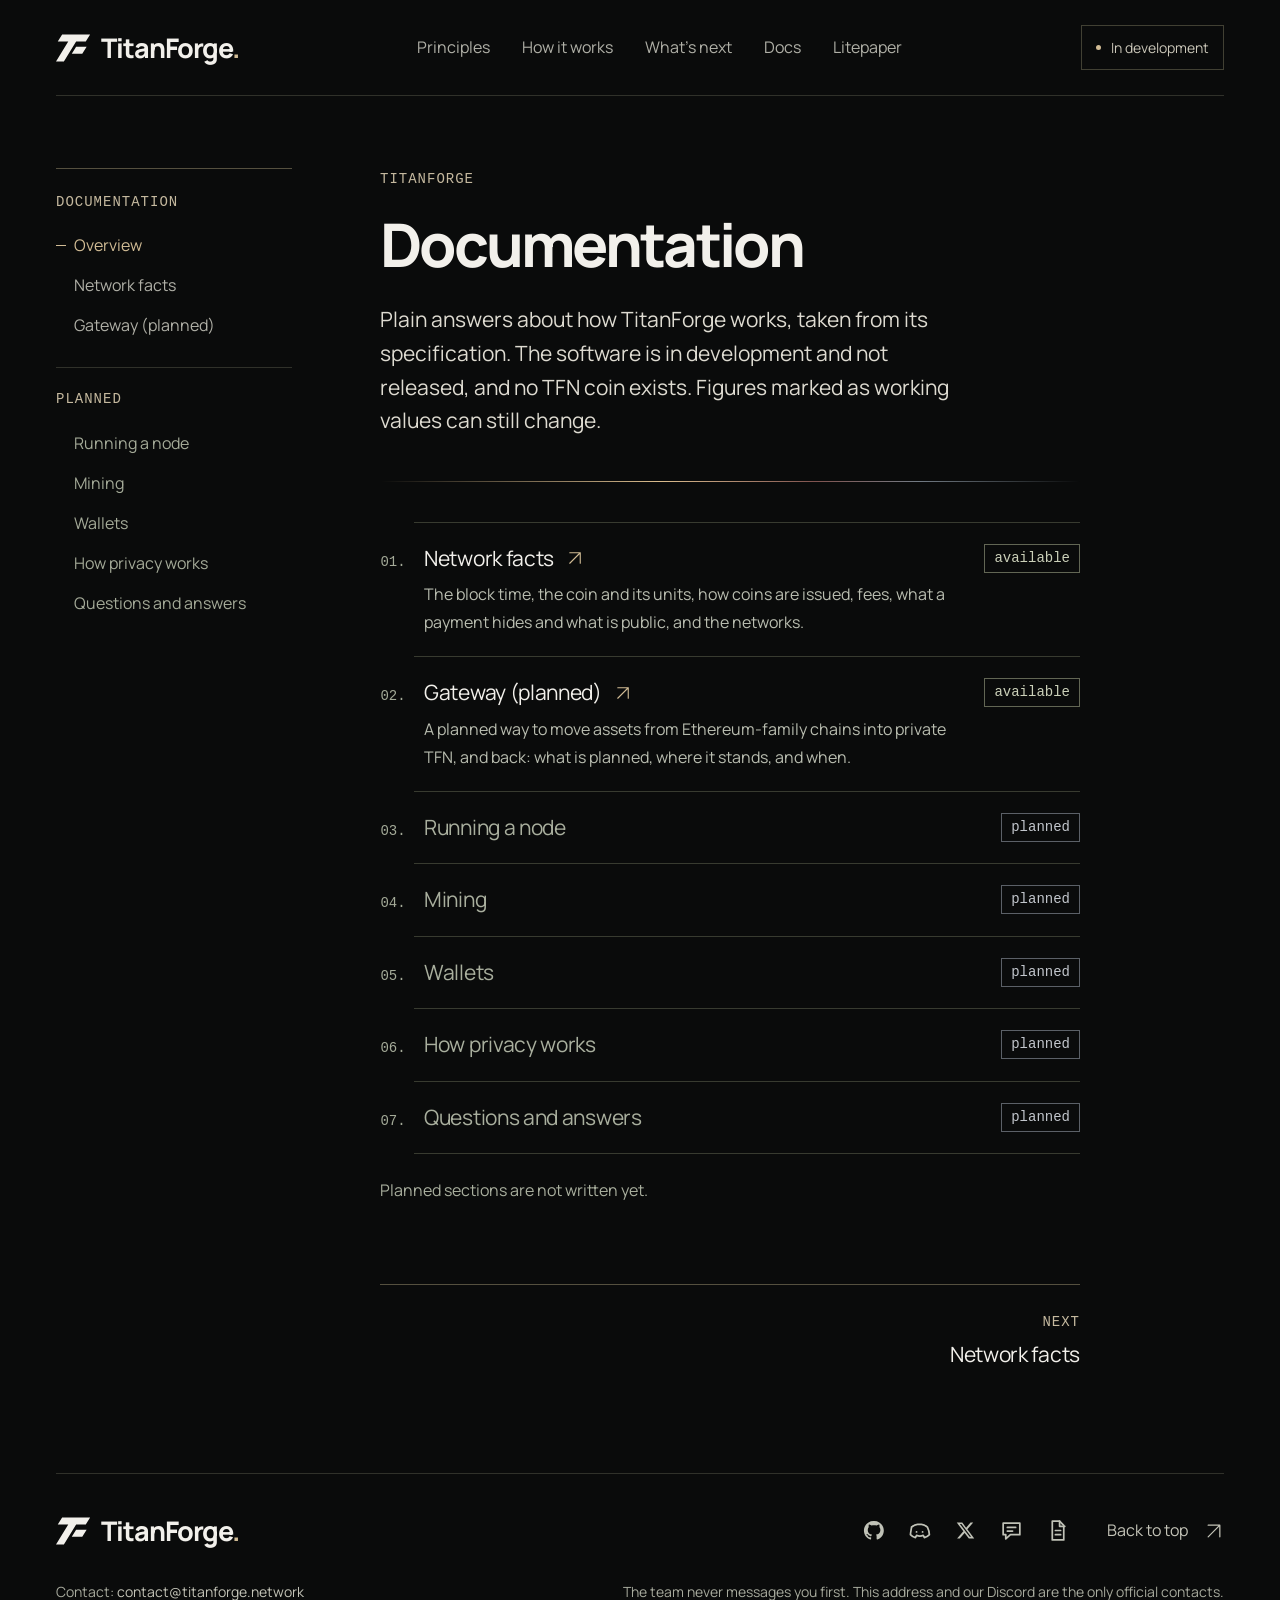
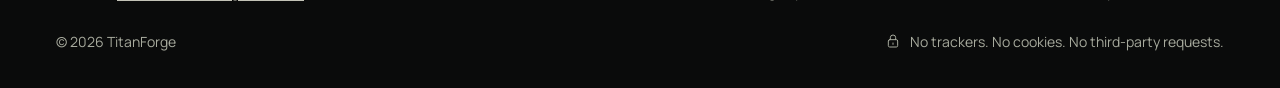
<file: docs/index.html>
<!DOCTYPE html>
<html lang="en">
<head>
  <meta charset="utf-8">
  <meta name="viewport" content="width=device-width, initial-scale=1">
  <meta name="theme-color" content="#0a0b0b">
  <meta name="description" content="Documentation for TitanForge, a proof-of-work cryptocurrency in development. The software is not released and no TFN coin exists yet.">
  <meta http-equiv="Content-Security-Policy" content="default-src 'self'; script-src 'none'; style-src 'self'; img-src 'self'; font-src 'self'; connect-src 'none'; object-src 'none'; base-uri 'none'; form-action 'none'">
  <meta name="referrer" content="no-referrer">
  <meta property="og:type" content="website">
  <meta property="og:title" content="TitanForge documentation">
  <meta property="og:description" content="Documentation for TitanForge, a proof-of-work cryptocurrency in development. The software is not released and no TFN coin exists yet.">
  <meta property="og:url" content="https://titanforge.network/docs/index.html">
  <link rel="canonical" href="https://titanforge.network/docs/index.html">
  <link rel="icon" href="../favicon.svg" type="image/svg+xml">
  <link rel="preload" href="../fonts/manrope-latin-variable.woff2" as="font" type="font/woff2" crossorigin>
  <link rel="stylesheet" href="../styles.css">
  <link rel="stylesheet" href="./docs.css">
  <title>TitanForge documentation</title>
</head>
<body>
  <a class="skip-link" href="#main">Skip to content</a>
  <svg class="icon-library" aria-hidden="true">
    <symbol id="icon-arrow" viewBox="0 0 24 24"><path d="M5 19 19 5M5 5h14v14"/></symbol>
    <symbol id="icon-lock" viewBox="0 0 24 24"><rect x="5" y="10" width="14" height="11" rx="2"/><path d="M8 10V7a4 4 0 0 1 8 0v3m-4 5v2"/></symbol>
    <symbol id="forge-mark" viewBox="0 0 40 40"><path d="M7 5h32l-5 8H23L9 36H0l14-23H2zm16 14h12l-5 8H18z"/></symbol>
    <symbol id="icon-github" viewBox="0 0 24 24"><path fill="currentColor" stroke="none" d="M12 2.8c-5.1 0-9.2 4.1-9.2 9.2 0 4.1 2.6 7.5 6.3 8.7.5.1.6-.2.6-.5v-1.7c-2.6.6-3.1-1.1-3.1-1.1-.4-1.1-1-1.4-1-1.4-.9-.6.1-.6.1-.6 1 .1 1.5 1 1.5 1 .9 1.5 2.3 1.1 2.8.8.1-.7.4-1.1.7-1.4-2-.2-4.2-1-4.2-4.6 0-1 .4-1.9 1-2.5-.1-.2-.4-1.2.1-2.5 0 0 .8-.2 2.5 1 .8-.2 1.6-.3 2.4-.3s1.7.1 2.5.3c1.7-1.2 2.5-1 2.5-1 .5 1.3.2 2.3.1 2.5.6.6 1 1.5 1 2.5 0 3.6-2.2 4.4-4.3 4.6.4.4.7.9.7 1.8v2.6c0 .3.2.6.7.5 3.6-1.2 6.2-4.6 6.2-8.7 0-5.1-4.1-9.2-9.2-9.2Z"/></symbol>
    <symbol id="icon-discord" viewBox="0 0 24 24"><path d="M4.4 8.8c1.9-1.8 3.8-2.7 5.7-2.7h3.8c1.9 0 3.8.9 5.7 2.7 1.1 2.3 1.8 4.7 1.9 7.2-1.4 1.5-3 2.4-4.8 2.9l-1.1-2.2c-2.1.8-4.3.8-6.4 0l-1.1 2.2c-1.8-.5-3.4-1.4-4.8-2.9.1-2.5.8-4.9 1.1-7.4Z"/><path d="M9.1 13.4h.1m5.7 0h.1"/></symbol><symbol id="icon-x" viewBox="0 0 24 24"><path fill="currentColor" stroke="none" transform="translate(3.6 3.6) scale(0.7)" d="M18.901 1.153h3.68l-8.04 9.19L24 22.846h-7.406l-5.8-7.584-6.638 7.584H.474l8.6-9.83L0 1.154h7.594l5.243 6.932ZM17.61 20.644h2.039L6.486 3.24H4.298Z"/></symbol>
    <symbol id="icon-forum" viewBox="0 0 24 24"><path d="M4 5h16v11h-9l-4.5 4v-4H4z"/><path d="M8 9h8m-8 3.5h5"/></symbol>
    <symbol id="icon-docs" viewBox="0 0 24 24"><path d="M7 3h7l4 4v14H7V3Z"/><path d="M14 3v5h5M10 12h5m-5 4h5"/></symbol>
  </svg>

  <div class="site-shell">
    <header class="site-header wrap">
      <a class="brand" href="../index.html" aria-label="TitanForge home"><svg class="brand-mark" aria-hidden="true"><use href="#forge-mark"/></svg><span>TitanForge<span class="brand-period">.</span></span></a>
      <nav class="desktop-nav" aria-label="Main navigation"><a href="../index.html#principles">Principles</a><a href="../index.html#how-it-works">How it works</a><a href="../index.html#horizon">What’s next</a><a href="./index.html">Docs</a><a href="../titanforge-litepaper.pdf">Litepaper</a></nav>
      <a class="header-link" href="../index.html#status"><span class="status-dot"></span> In development</a>
      <details class="mobile-menu"><summary aria-label="Toggle navigation"><span class="menu-lines"></span></summary><nav aria-label="Mobile navigation"><a href="../index.html#principles">Principles</a><a href="../index.html#how-it-works">How it works</a><a href="../index.html#horizon">What’s next</a><a href="./index.html">Documentation</a><a href="../titanforge-litepaper.pdf">Litepaper</a><a href="../index.html#status">Development status</a></nav></details>
    </header>

    <div class="doc-layout wrap">
      <nav class="doc-nav" aria-label="Documentation">
        <p class="doc-nav-title">DOCUMENTATION</p>
        <ul>
          <li><a href="./index.html" aria-current="page">Overview</a></li>
          <li><a href="./network.html">Network facts</a></li>
          <li><a href="./gateway.html">Gateway (planned)</a></li>
        </ul>
        <p class="doc-nav-title">PLANNED</p>
        <ul>
          <li><span class="doc-nav-off">Running a node</span></li>
          <li><span class="doc-nav-off">Mining</span></li>
          <li><span class="doc-nav-off">Wallets</span></li>
          <li><span class="doc-nav-off">How privacy works</span></li>
          <li><span class="doc-nav-off">Questions and answers</span></li>
        </ul>
      </nav>

      <nav class="doc-menu" aria-label="Documentation menu">
        <details>
          <summary><span><span class="doc-menu-kicker">DOCUMENTATION</span>Contents</span><span class="disclosure-mark" aria-hidden="true"></span></summary>
          <ul>
            <li><a href="./index.html" aria-current="page">Overview</a></li>
            <li><a href="./network.html">Network facts</a></li>
            <li><a href="./gateway.html">Gateway (planned)</a></li>
          </ul>
          <p class="doc-nav-title">PLANNED</p>
          <ul>
            <li><span class="doc-nav-off">Running a node</span></li>
            <li><span class="doc-nav-off">Mining</span></li>
            <li><span class="doc-nav-off">Wallets</span></li>
            <li><span class="doc-nav-off">How privacy works</span></li>
            <li><span class="doc-nav-off">Questions and answers</span></li>
          </ul>
        </details>
      </nav>

      <main id="main" class="doc">
        <header class="doc-head">
          <p class="eyebrow">TITANFORGE</p>
          <h1>Documentation</h1>
          <p class="doc-lede">Plain answers about how TitanForge works, taken from its specification. The software is in development and not released, and no TFN coin exists. Figures marked as working values can still change.</p>
        </header>

        <ol class="doc-sections">
          <li>
            <div class="doc-sections-row"><a href="./network.html">Network facts <svg class="icon" aria-hidden="true"><use href="#icon-arrow"/></svg></a><span class="status-tag">available</span></div>
            <p>The block time, the coin and its units, how coins are issued, fees, what a payment hides and what is public, and the networks.</p>
          </li>
          <li>
            <div class="doc-sections-row"><a href="./gateway.html">Gateway (planned) <svg class="icon" aria-hidden="true"><use href="#icon-arrow"/></svg></a><span class="status-tag">available</span></div>
            <p>A planned way to move assets from Ethereum-family chains into private TFN, and back: what is planned, where it stands, and when.</p>
          </li>
          <li><div class="doc-sections-row"><span class="doc-sections-off">Running a node</span><span class="status-tag status-tag--later">planned</span></div></li>
          <li><div class="doc-sections-row"><span class="doc-sections-off">Mining</span><span class="status-tag status-tag--later">planned</span></div></li>
          <li><div class="doc-sections-row"><span class="doc-sections-off">Wallets</span><span class="status-tag status-tag--later">planned</span></div></li>
          <li><div class="doc-sections-row"><span class="doc-sections-off">How privacy works</span><span class="status-tag status-tag--later">planned</span></div></li>
          <li><div class="doc-sections-row"><span class="doc-sections-off">Questions and answers</span><span class="status-tag status-tag--later">planned</span></div></li>
        </ol>
        <p class="doc-sections-key">Planned sections are not written yet.</p>

        <nav class="doc-pager" aria-label="Next page">
          <a class="doc-pager-item doc-pager-item--next" href="./network.html"><span class="doc-pager-label">NEXT</span><span class="doc-pager-title">Network facts</span></a>
        </nav>
      </main>
    </div>

    <footer class="site-footer wrap"><div class="footer-top"><a class="brand" href="../index.html" aria-label="TitanForge home"><svg class="brand-mark" aria-hidden="true"><use href="#forge-mark"/></svg><span>TitanForge<span class="brand-period">.</span></span></a><div class="footer-actions"><div class="social-links" role="group" aria-label="Project links"><a class="social-link" href="https://github.com/TitanForgeNetwork" title="GitHub" rel="noopener noreferrer"><svg class="social-icon" aria-hidden="true"><use href="#icon-github"/></svg><span class="visually-hidden">GitHub</span></a><a class="social-link" href="https://discord.gg/k2kEq2DpQB" title="Discord" rel="noopener noreferrer"><svg class="social-icon" aria-hidden="true"><use href="#icon-discord"/></svg><span class="visually-hidden">Discord</span></a><a class="social-link" href="https://x.com/TitanForgeNet" title="X" rel="noopener noreferrer"><svg class="social-icon" aria-hidden="true"><use href="#icon-x"/></svg><span class="visually-hidden">X</span></a><a class="social-link" href="https://bitcointalk.org/index.php?topic=5598593.0" title="Bitcointalk" rel="noopener noreferrer"><svg class="social-icon" aria-hidden="true"><use href="#icon-forum"/></svg><span class="visually-hidden">Bitcointalk</span></a><a class="social-link" href="./index.html" title="Documentation"><svg class="social-icon" aria-hidden="true"><use href="#icon-docs"/></svg><span class="visually-hidden">Documentation</span></a></div><a class="back-to-top" href="#">Back to top <svg class="icon" aria-hidden="true"><use href="#icon-arrow"/></svg></a></div></div><div class="footer-contact"><p>Contact: <a href="mailto:contact@titanforge.network">contact@titanforge.network</a></p><p>The team never messages you first. This address and our Discord are the only official contacts.</p></div><div class="footer-bottom"><span>© 2026 TitanForge</span><p><svg class="icon" aria-hidden="true"><use href="#icon-lock"/></svg> No trackers. No cookies. No third-party requests.</p></div></footer>
  </div>
</body>
</html>
</file>
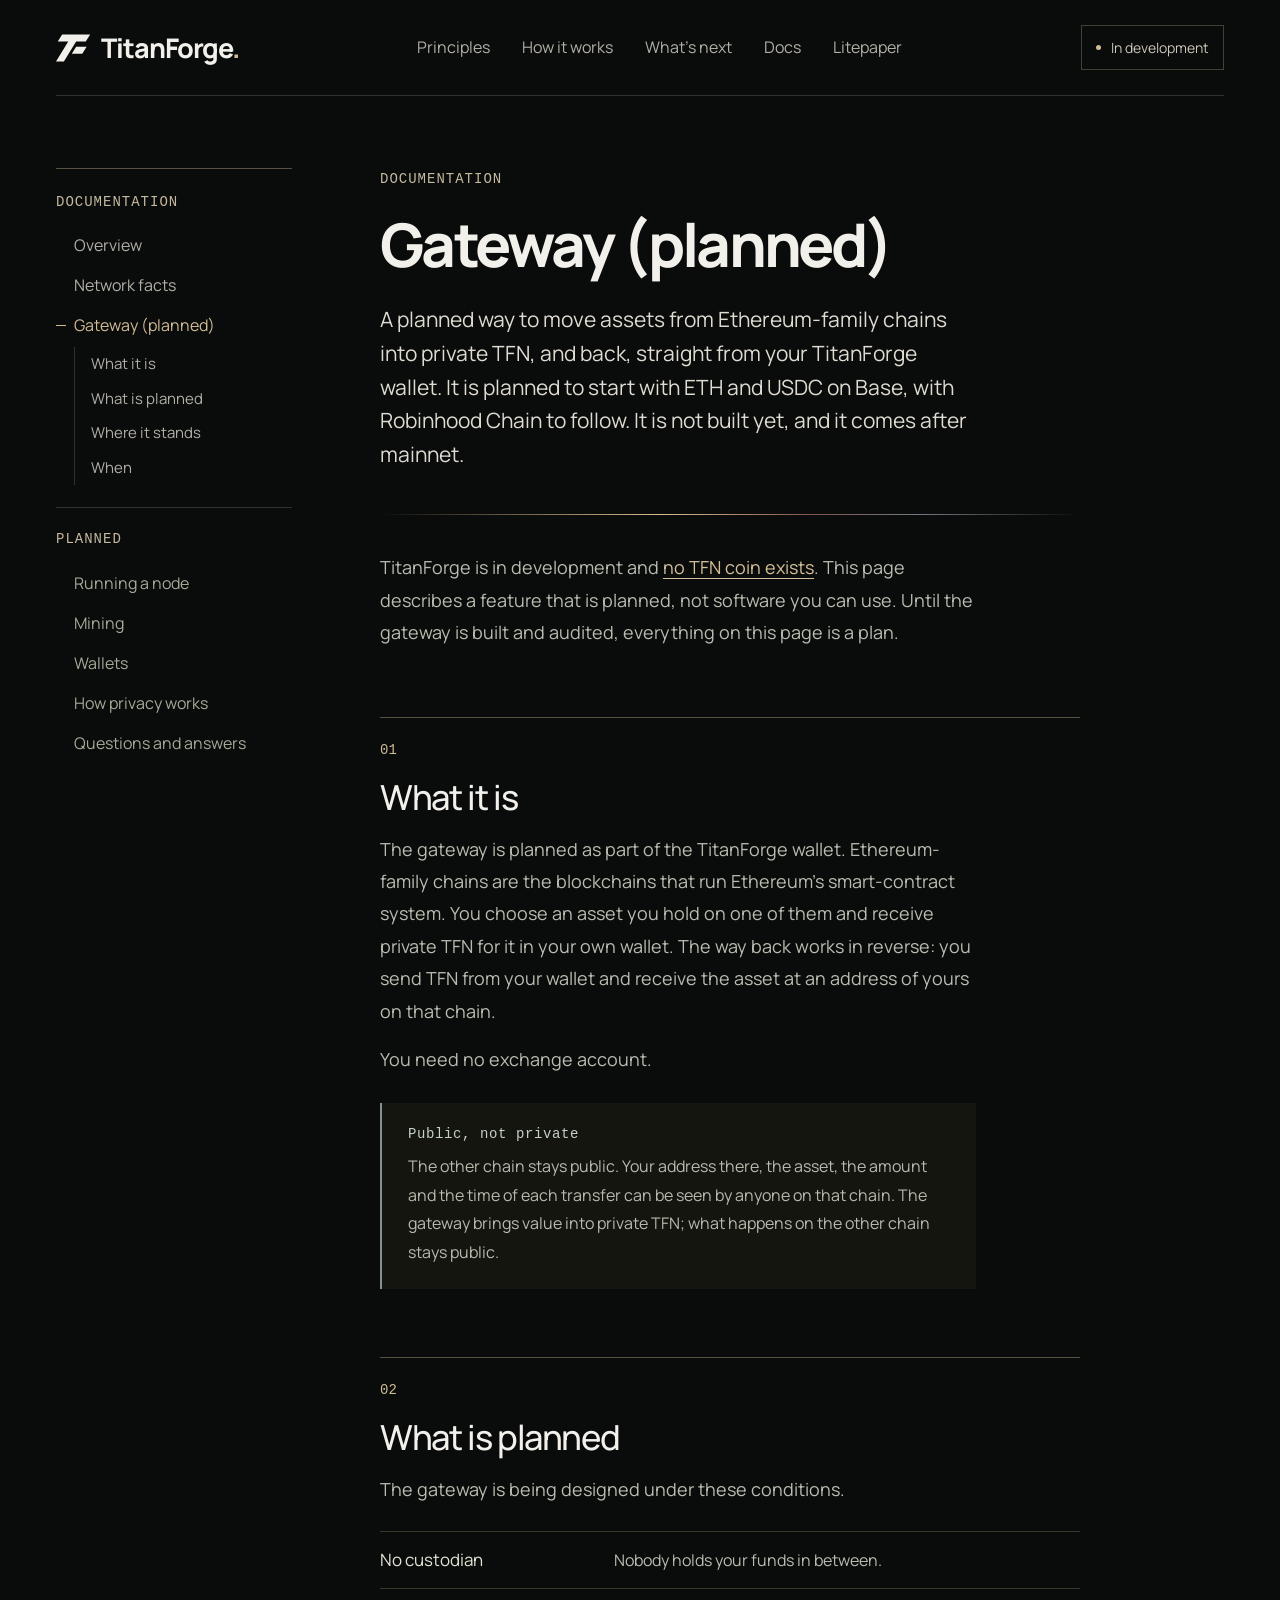
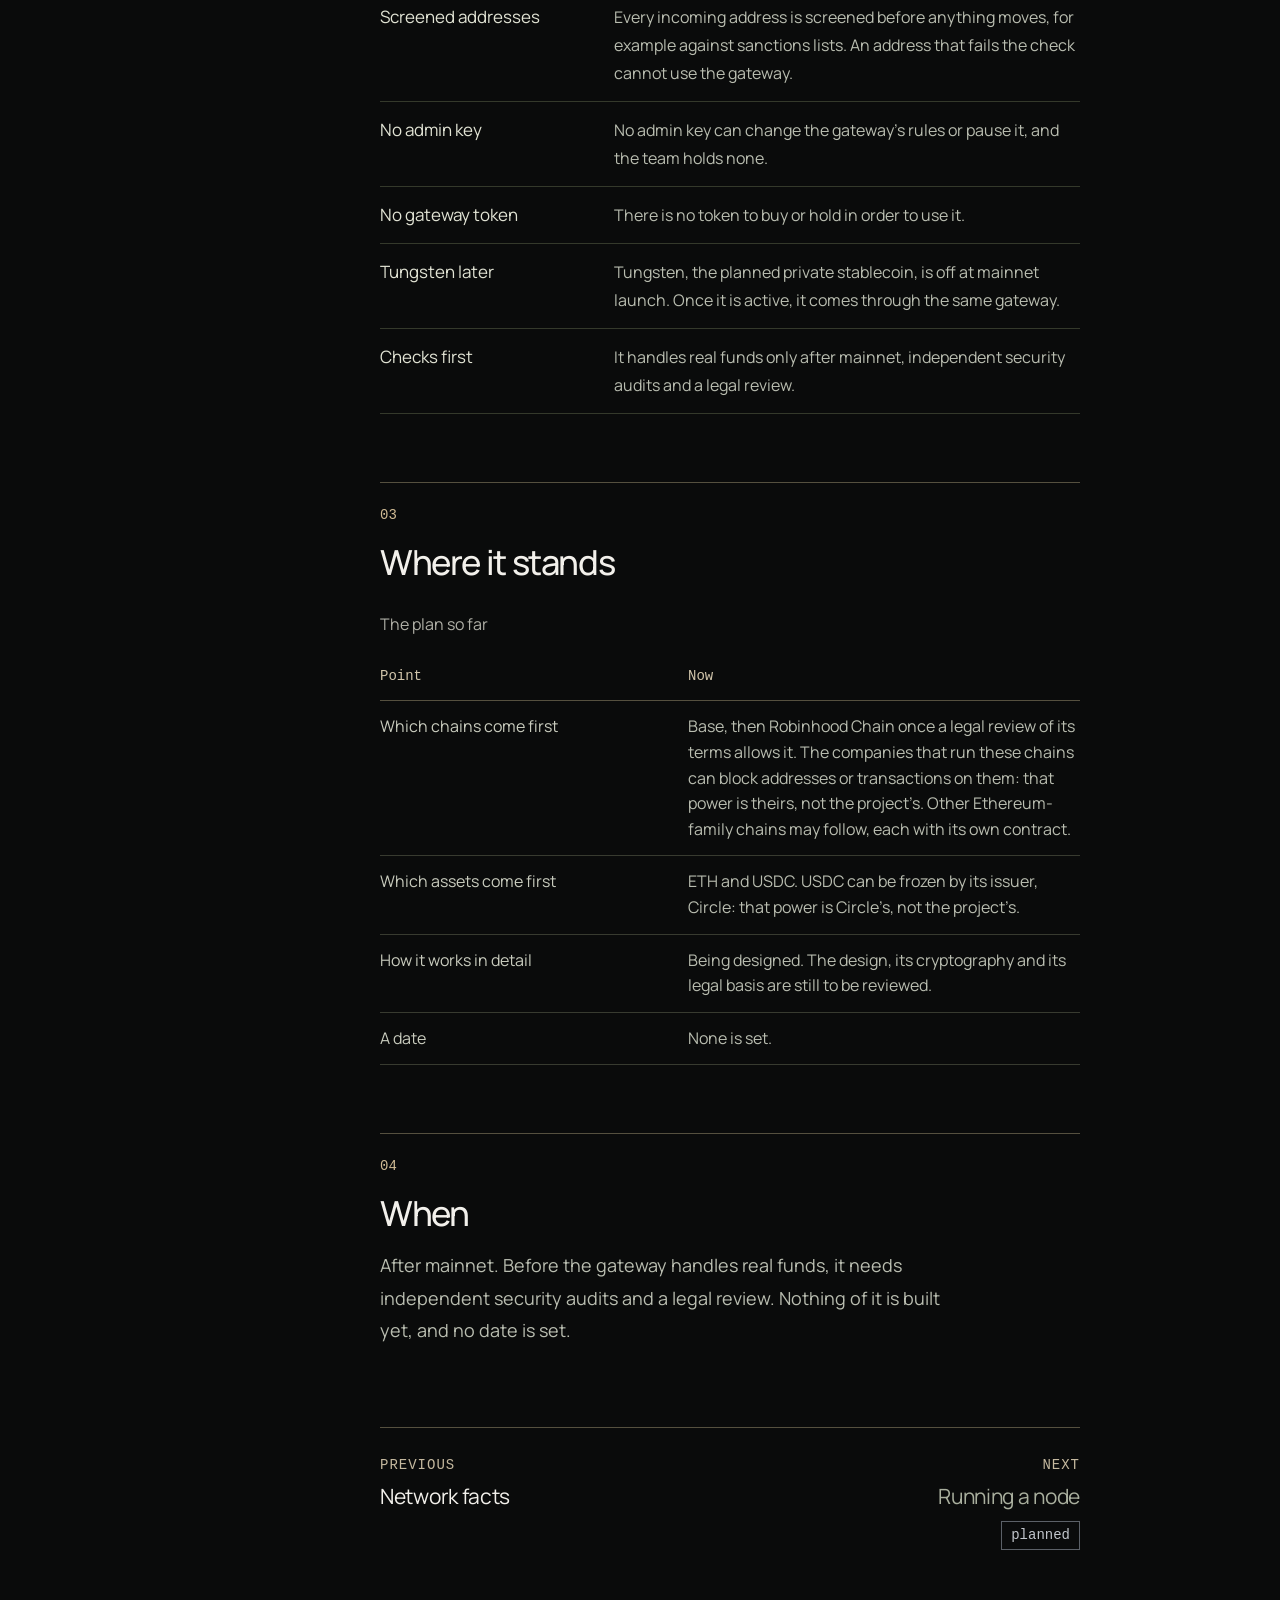
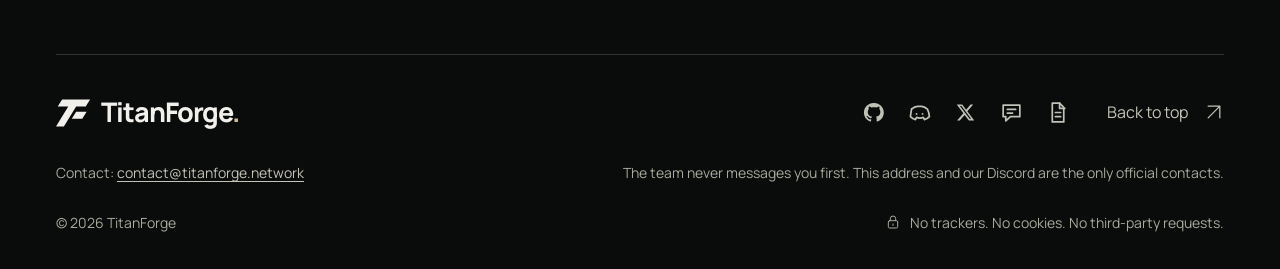
<file: docs/gateway.html>
<!DOCTYPE html>
<html lang="en">
<head>
  <meta charset="utf-8">
  <meta name="viewport" content="width=device-width, initial-scale=1">
  <meta name="theme-color" content="#0a0b0b">
  <meta name="description" content="The planned TitanForge gateway: assets from Ethereum-family chains, starting with ETH and USDC on Base, into private TFN, and back, from your wallet. Not built yet. After mainnet, independent audits and a legal review.">
  <meta http-equiv="Content-Security-Policy" content="default-src 'self'; script-src 'none'; style-src 'self'; img-src 'self'; font-src 'self'; connect-src 'none'; object-src 'none'; base-uri 'none'; form-action 'none'">
  <meta name="referrer" content="no-referrer">
  <meta property="og:type" content="website">
  <meta property="og:title" content="Gateway (planned): TitanForge documentation">
  <meta property="og:description" content="The planned TitanForge gateway: assets from Ethereum-family chains, starting with ETH and USDC on Base, into private TFN, and back, from your wallet. Not built yet. After mainnet, independent audits and a legal review.">
  <meta property="og:url" content="https://titanforge.network/docs/gateway.html">
  <link rel="canonical" href="https://titanforge.network/docs/gateway.html">
  <link rel="icon" href="../favicon.svg" type="image/svg+xml">
  <link rel="preload" href="../fonts/manrope-latin-variable.woff2" as="font" type="font/woff2" crossorigin>
  <link rel="stylesheet" href="../styles.css">
  <link rel="stylesheet" href="./docs.css">
  <title>Gateway (planned): TitanForge documentation</title>
</head>
<body>
  <a class="skip-link" href="#main">Skip to content</a>
  <svg class="icon-library" aria-hidden="true">
    <symbol id="icon-arrow" viewBox="0 0 24 24"><path d="M5 19 19 5M5 5h14v14"/></symbol>
    <symbol id="icon-lock" viewBox="0 0 24 24"><rect x="5" y="10" width="14" height="11" rx="2"/><path d="M8 10V7a4 4 0 0 1 8 0v3m-4 5v2"/></symbol>
    <symbol id="forge-mark" viewBox="0 0 40 40"><path d="M7 5h32l-5 8H23L9 36H0l14-23H2zm16 14h12l-5 8H18z"/></symbol>
    <symbol id="icon-github" viewBox="0 0 24 24"><path fill="currentColor" stroke="none" d="M12 2.8c-5.1 0-9.2 4.1-9.2 9.2 0 4.1 2.6 7.5 6.3 8.7.5.1.6-.2.6-.5v-1.7c-2.6.6-3.1-1.1-3.1-1.1-.4-1.1-1-1.4-1-1.4-.9-.6.1-.6.1-.6 1 .1 1.5 1 1.5 1 .9 1.5 2.3 1.1 2.8.8.1-.7.4-1.1.7-1.4-2-.2-4.2-1-4.2-4.6 0-1 .4-1.9 1-2.5-.1-.2-.4-1.2.1-2.5 0 0 .8-.2 2.5 1 .8-.2 1.6-.3 2.4-.3s1.7.1 2.5.3c1.7-1.2 2.5-1 2.5-1 .5 1.3.2 2.3.1 2.5.6.6 1 1.5 1 2.5 0 3.6-2.2 4.4-4.3 4.6.4.4.7.9.7 1.8v2.6c0 .3.2.6.7.5 3.6-1.2 6.2-4.6 6.2-8.7 0-5.1-4.1-9.2-9.2-9.2Z"/></symbol>
    <symbol id="icon-discord" viewBox="0 0 24 24"><path d="M4.4 8.8c1.9-1.8 3.8-2.7 5.7-2.7h3.8c1.9 0 3.8.9 5.7 2.7 1.1 2.3 1.8 4.7 1.9 7.2-1.4 1.5-3 2.4-4.8 2.9l-1.1-2.2c-2.1.8-4.3.8-6.4 0l-1.1 2.2c-1.8-.5-3.4-1.4-4.8-2.9.1-2.5.8-4.9 1.1-7.4Z"/><path d="M9.1 13.4h.1m5.7 0h.1"/></symbol><symbol id="icon-x" viewBox="0 0 24 24"><path fill="currentColor" stroke="none" transform="translate(3.6 3.6) scale(0.7)" d="M18.901 1.153h3.68l-8.04 9.19L24 22.846h-7.406l-5.8-7.584-6.638 7.584H.474l8.6-9.83L0 1.154h7.594l5.243 6.932ZM17.61 20.644h2.039L6.486 3.24H4.298Z"/></symbol>
    <symbol id="icon-forum" viewBox="0 0 24 24"><path d="M4 5h16v11h-9l-4.5 4v-4H4z"/><path d="M8 9h8m-8 3.5h5"/></symbol>
    <symbol id="icon-docs" viewBox="0 0 24 24"><path d="M7 3h7l4 4v14H7V3Z"/><path d="M14 3v5h5M10 12h5m-5 4h5"/></symbol>
  </svg>

  <div class="site-shell">
    <header class="site-header wrap">
      <a class="brand" href="../index.html" aria-label="TitanForge home"><svg class="brand-mark" aria-hidden="true"><use href="#forge-mark"/></svg><span>TitanForge<span class="brand-period">.</span></span></a>
      <nav class="desktop-nav" aria-label="Main navigation"><a href="../index.html#principles">Principles</a><a href="../index.html#how-it-works">How it works</a><a href="../index.html#horizon">What’s next</a><a href="./index.html">Docs</a><a href="../titanforge-litepaper.pdf">Litepaper</a></nav>
      <a class="header-link" href="../index.html#status"><span class="status-dot"></span> In development</a>
      <details class="mobile-menu"><summary aria-label="Toggle navigation"><span class="menu-lines"></span></summary><nav aria-label="Mobile navigation"><a href="../index.html#principles">Principles</a><a href="../index.html#how-it-works">How it works</a><a href="../index.html#horizon">What’s next</a><a href="./index.html">Documentation</a><a href="../titanforge-litepaper.pdf">Litepaper</a><a href="../index.html#status">Development status</a></nav></details>
    </header>

    <div class="doc-layout wrap">
      <nav class="doc-nav" aria-label="Documentation">
        <p class="doc-nav-title">DOCUMENTATION</p>
        <ul>
          <li><a href="./index.html">Overview</a></li>
          <li><a href="./network.html">Network facts</a></li>
          <li><a href="./gateway.html" aria-current="page">Gateway (planned)</a>
            <ul>
              <li><a href="#what">What it is</a></li>
              <li><a href="#promised">What is planned</a></li>
              <li><a href="#open">Where it stands</a></li>
              <li><a href="#when">When</a></li>
            </ul>
          </li>
        </ul>
        <p class="doc-nav-title">PLANNED</p>
        <ul>
          <li><span class="doc-nav-off">Running a node</span></li>
          <li><span class="doc-nav-off">Mining</span></li>
          <li><span class="doc-nav-off">Wallets</span></li>
          <li><span class="doc-nav-off">How privacy works</span></li>
          <li><span class="doc-nav-off">Questions and answers</span></li>
        </ul>
      </nav>

      <nav class="doc-menu" aria-label="Documentation menu">
        <details>
          <summary><span><span class="doc-menu-kicker">DOCUMENTATION</span>Contents</span><span class="disclosure-mark" aria-hidden="true"></span></summary>
          <ul>
            <li><a href="./index.html">Overview</a></li>
            <li><a href="./network.html">Network facts</a></li>
            <li><a href="./gateway.html" aria-current="page">Gateway (planned)</a>
              <ul>
                <li><a href="#what">What it is</a></li>
                <li><a href="#promised">What is planned</a></li>
                <li><a href="#open">Where it stands</a></li>
                <li><a href="#when">When</a></li>
              </ul>
            </li>
          </ul>
          <p class="doc-nav-title">PLANNED</p>
          <ul>
            <li><span class="doc-nav-off">Running a node</span></li>
            <li><span class="doc-nav-off">Mining</span></li>
            <li><span class="doc-nav-off">Wallets</span></li>
            <li><span class="doc-nav-off">How privacy works</span></li>
            <li><span class="doc-nav-off">Questions and answers</span></li>
          </ul>
        </details>
      </nav>

      <main id="main" class="doc">
        <header class="doc-head">
          <p class="eyebrow">DOCUMENTATION</p>
          <h1>Gateway (planned)</h1>
          <p class="doc-lede">A planned way to move assets from Ethereum-family chains into private TFN, and back, straight from your TitanForge wallet. It is planned to start with ETH and USDC on Base, with Robinhood Chain to follow. It is not built yet, and it comes after mainnet.</p>
        </header>

        <div class="doc-intro">
          <p>TitanForge is in development and <a href="../index.html#status">no TFN coin exists</a>. This page describes a feature that is planned, not software you can use. Until the gateway is built and audited, everything on this page is a plan.</p>
        </div>

        <section id="what" class="doc-section" aria-labelledby="what-title">
          <p class="doc-index" aria-hidden="true">01</p>
          <h2 id="what-title">What it is</h2>
          <p>The gateway is planned as part of the TitanForge wallet. Ethereum-family chains are the blockchains that run Ethereum’s smart-contract system. You choose an asset you hold on one of them and receive private TFN for it in your own wallet. The way back works in reverse: you send TFN from your wallet and receive the asset at an address of yours on that chain.</p>
          <p>You need no exchange account.</p>
          <div class="doc-note" role="note">
            <p class="doc-note-label">Public, not private</p>
            <p>The other chain stays public. Your address there, the asset, the amount and the time of each transfer can be seen by anyone on that chain. The gateway brings value into private TFN; what happens on the other chain stays public.</p>
          </div>
        </section>

        <section id="promised" class="doc-section" aria-labelledby="promised-title">
          <p class="doc-index" aria-hidden="true">02</p>
          <h2 id="promised-title">What is planned</h2>
          <p>The gateway is being designed under these conditions.</p>
          <dl class="doc-terms">
            <div><dt>No custodian</dt><dd>Nobody holds your funds in between.</dd></div>
            <div><dt>Screened addresses</dt><dd>Every incoming address is screened before anything moves, for example against sanctions lists. An address that fails the check cannot use the gateway.</dd></div>
            <div><dt>No admin key</dt><dd>No admin key can change the gateway’s rules or pause it, and the team holds none.</dd></div>
            <div><dt>No gateway token</dt><dd>There is no token to buy or hold in order to use it.</dd></div>
            <div><dt>Tungsten later</dt><dd>Tungsten, the planned private stablecoin, is off at mainnet launch. Once it is active, it comes through the same gateway.</dd></div>
            <div><dt>Checks first</dt><dd>It handles real funds only after mainnet, independent security audits and a legal review.</dd></div>
          </dl>
        </section>

        <section id="open" class="doc-section" aria-labelledby="open-title">
          <p class="doc-index" aria-hidden="true">03</p>
          <h2 id="open-title">Where it stands</h2>
          <table class="doc-table doc-table--prose">
            <caption>The plan so far</caption>
            <thead><tr><th scope="col">Point</th><th scope="col">Now</th></tr></thead>
            <tbody>
              <tr><th scope="row">Which chains come first</th><td>Base, then Robinhood Chain once a legal review of its terms allows it. The companies that run these chains can block addresses or transactions on them: that power is theirs, not the project’s. Other Ethereum-family chains may follow, each with its own contract.</td></tr>
              <tr><th scope="row">Which assets come first</th><td>ETH and USDC. USDC can be frozen by its issuer, Circle: that power is Circle’s, not the project’s.</td></tr>
              <tr><th scope="row">How it works in detail</th><td>Being designed. The design, its cryptography and its legal basis are still to be reviewed.</td></tr>
              <tr><th scope="row">A date</th><td>None is set.</td></tr>
            </tbody>
          </table>
        </section>

        <section id="when" class="doc-section" aria-labelledby="when-title">
          <p class="doc-index" aria-hidden="true">04</p>
          <h2 id="when-title">When</h2>
          <p>After mainnet. Before the gateway handles real funds, it needs independent security audits and a legal review. Nothing of it is built yet, and no date is set.</p>
        </section>

        <nav class="doc-pager" aria-label="Previous and next pages">
          <a class="doc-pager-item" href="./network.html"><span class="doc-pager-label">PREVIOUS</span><span class="doc-pager-title">Network facts</span></a>
          <div class="doc-pager-item doc-pager-item--next"><span class="doc-pager-label">NEXT</span><span class="doc-pager-title doc-sections-off">Running a node</span><span class="status-tag status-tag--later">planned</span></div>
        </nav>
      </main>
    </div>

    <footer class="site-footer wrap"><div class="footer-top"><a class="brand" href="../index.html" aria-label="TitanForge home"><svg class="brand-mark" aria-hidden="true"><use href="#forge-mark"/></svg><span>TitanForge<span class="brand-period">.</span></span></a><div class="footer-actions"><div class="social-links" role="group" aria-label="Project links"><a class="social-link" href="https://github.com/TitanForgeNetwork" title="GitHub" rel="noopener noreferrer"><svg class="social-icon" aria-hidden="true"><use href="#icon-github"/></svg><span class="visually-hidden">GitHub</span></a><a class="social-link" href="https://discord.gg/k2kEq2DpQB" title="Discord" rel="noopener noreferrer"><svg class="social-icon" aria-hidden="true"><use href="#icon-discord"/></svg><span class="visually-hidden">Discord</span></a><a class="social-link" href="https://x.com/TitanForgeNet" title="X" rel="noopener noreferrer"><svg class="social-icon" aria-hidden="true"><use href="#icon-x"/></svg><span class="visually-hidden">X</span></a><a class="social-link" href="https://bitcointalk.org/index.php?topic=5598593.0" title="Bitcointalk" rel="noopener noreferrer"><svg class="social-icon" aria-hidden="true"><use href="#icon-forum"/></svg><span class="visually-hidden">Bitcointalk</span></a><a class="social-link" href="./index.html" title="Documentation"><svg class="social-icon" aria-hidden="true"><use href="#icon-docs"/></svg><span class="visually-hidden">Documentation</span></a></div><a class="back-to-top" href="#">Back to top <svg class="icon" aria-hidden="true"><use href="#icon-arrow"/></svg></a></div></div><div class="footer-contact"><p>Contact: <a href="mailto:contact@titanforge.network">contact@titanforge.network</a></p><p>The team never messages you first. This address and our Discord are the only official contacts.</p></div><div class="footer-bottom"><span>© 2026 TitanForge</span><p><svg class="icon" aria-hidden="true"><use href="#icon-lock"/></svg> No trackers. No cookies. No third-party requests.</p></div></footer>
  </div>
</body>
</html>
</file>
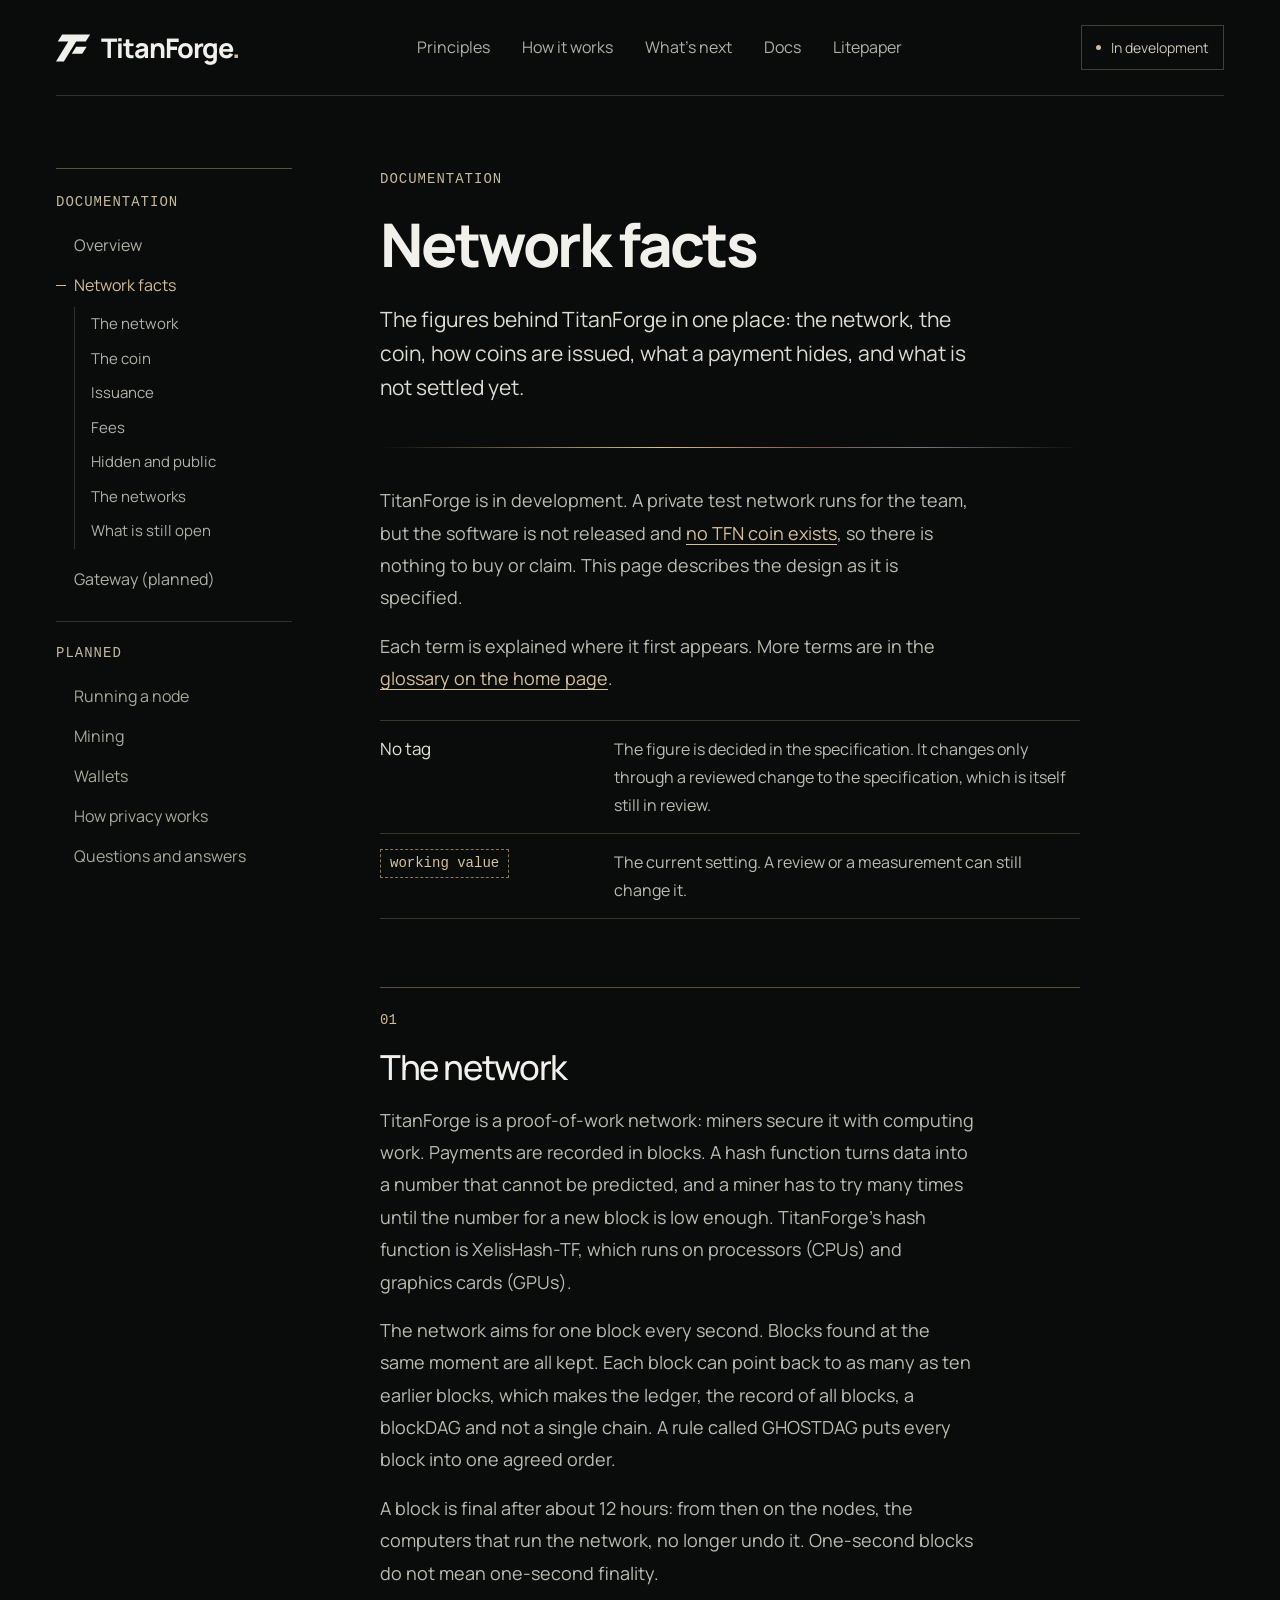
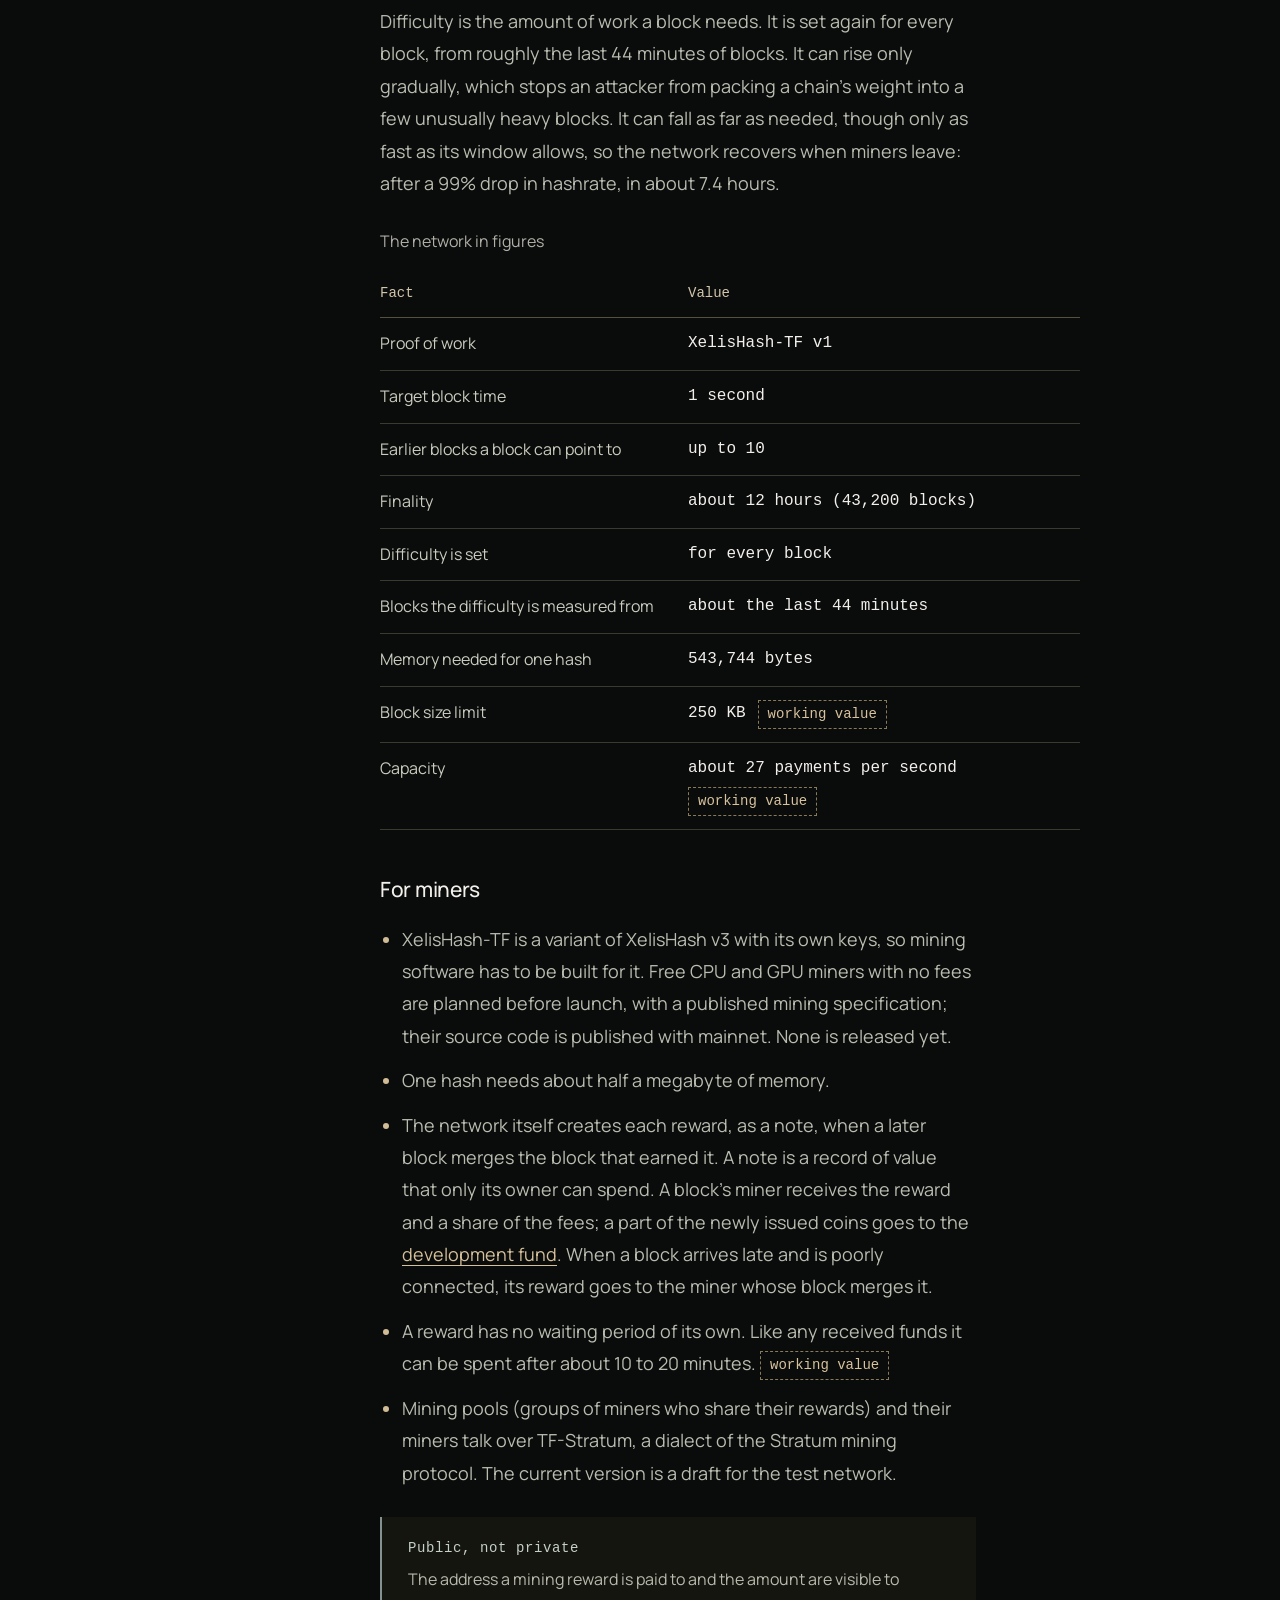
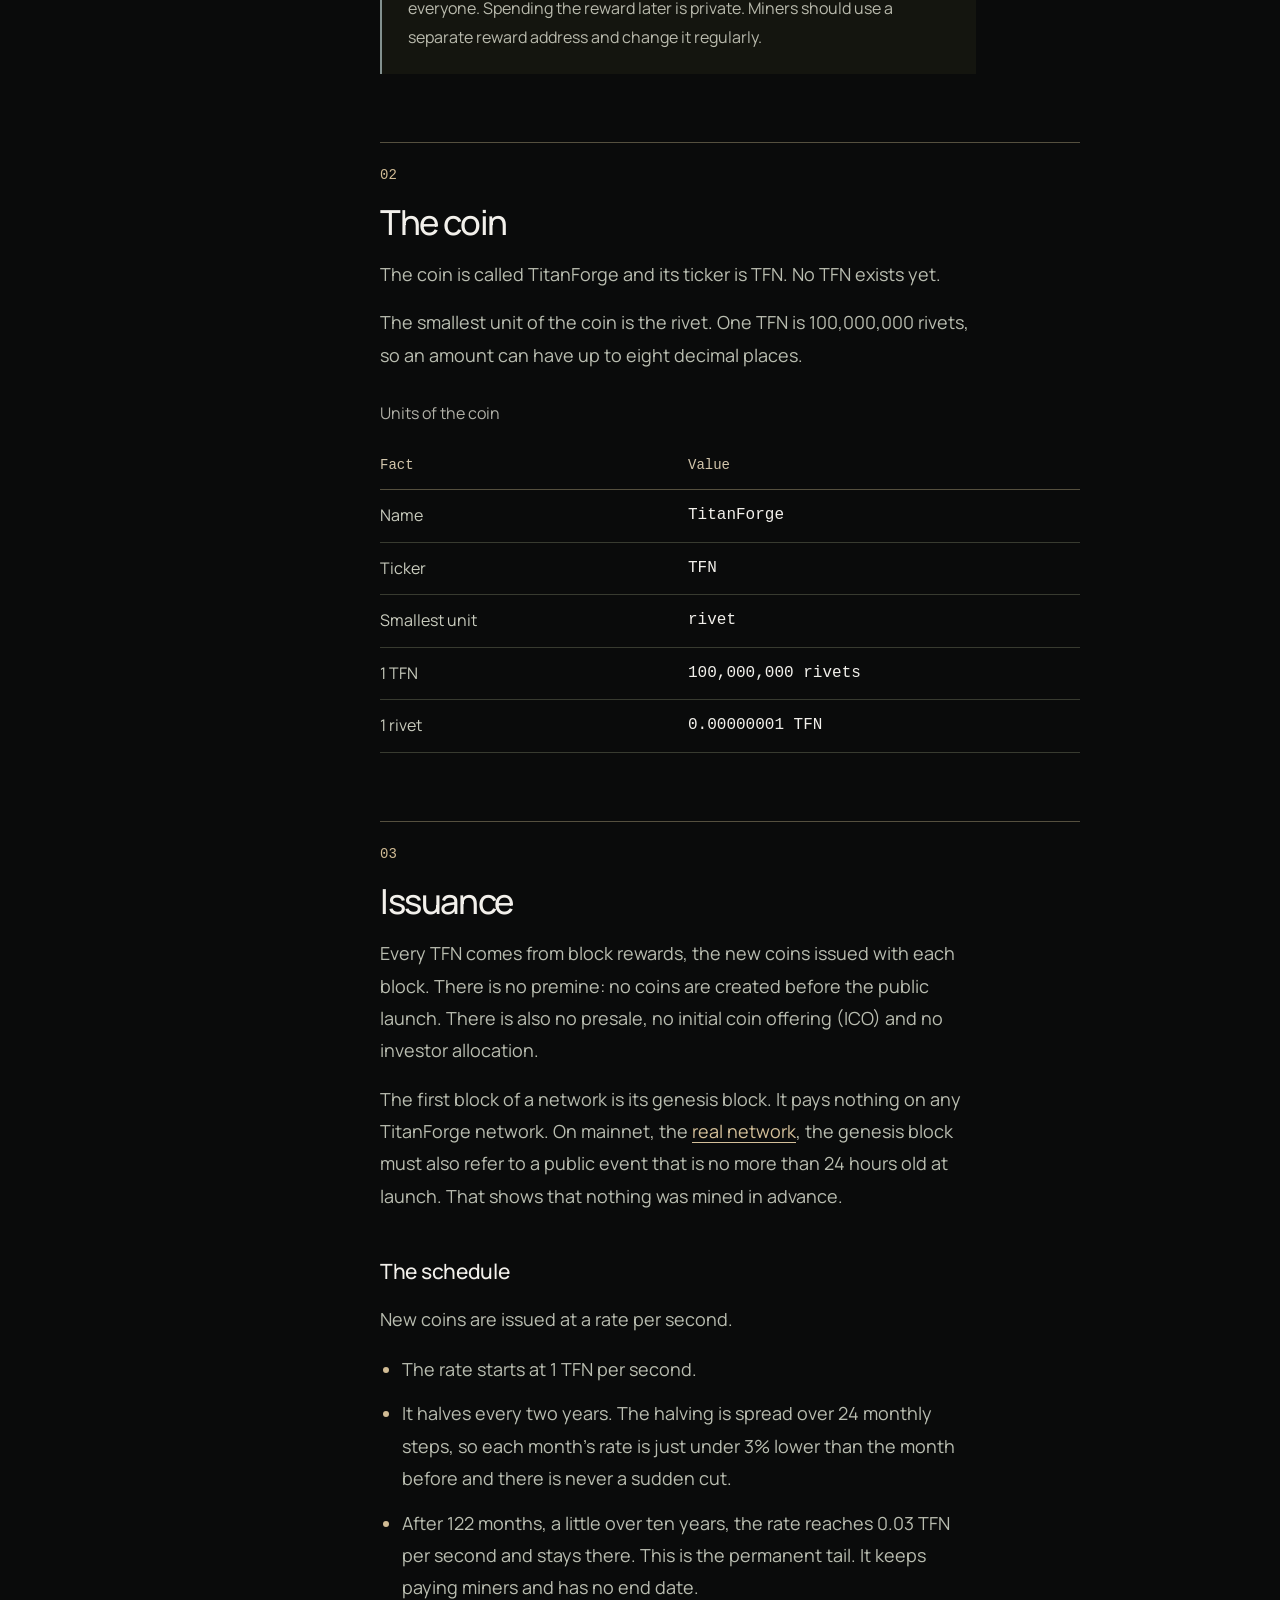
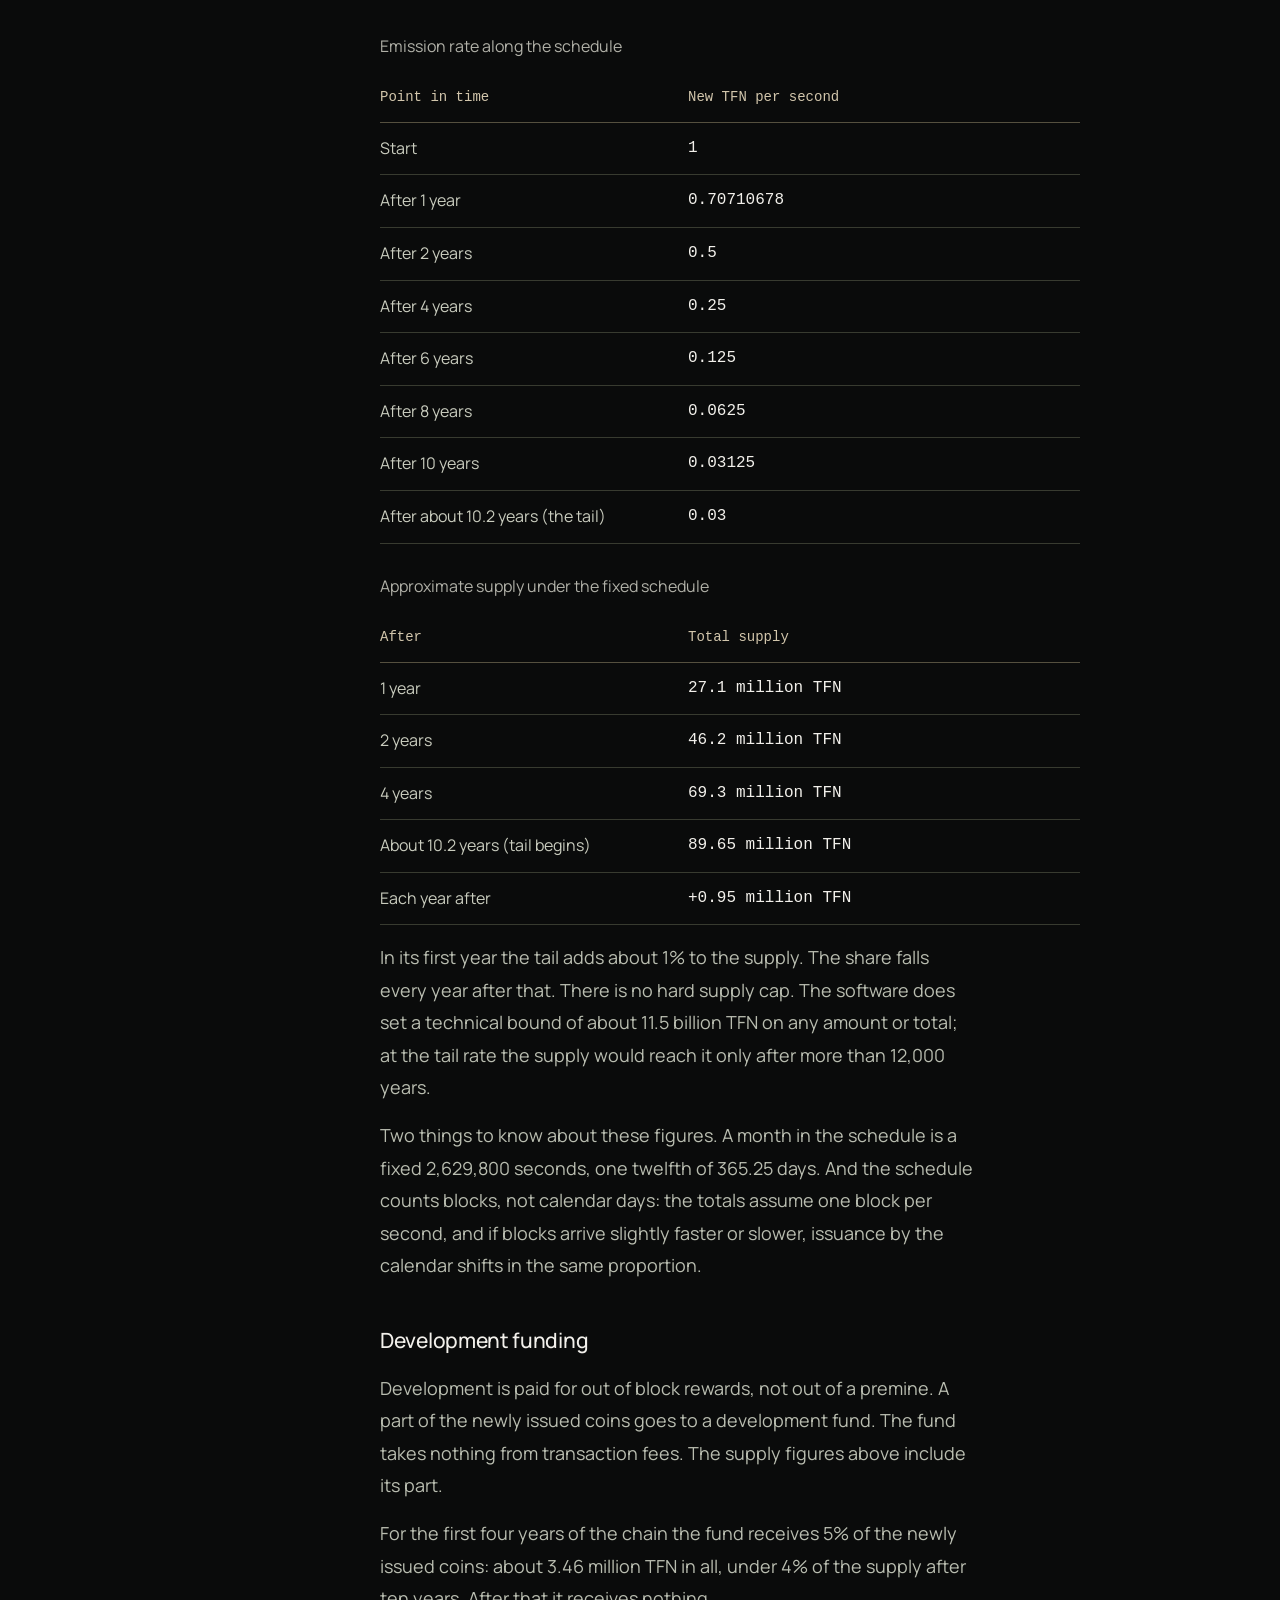
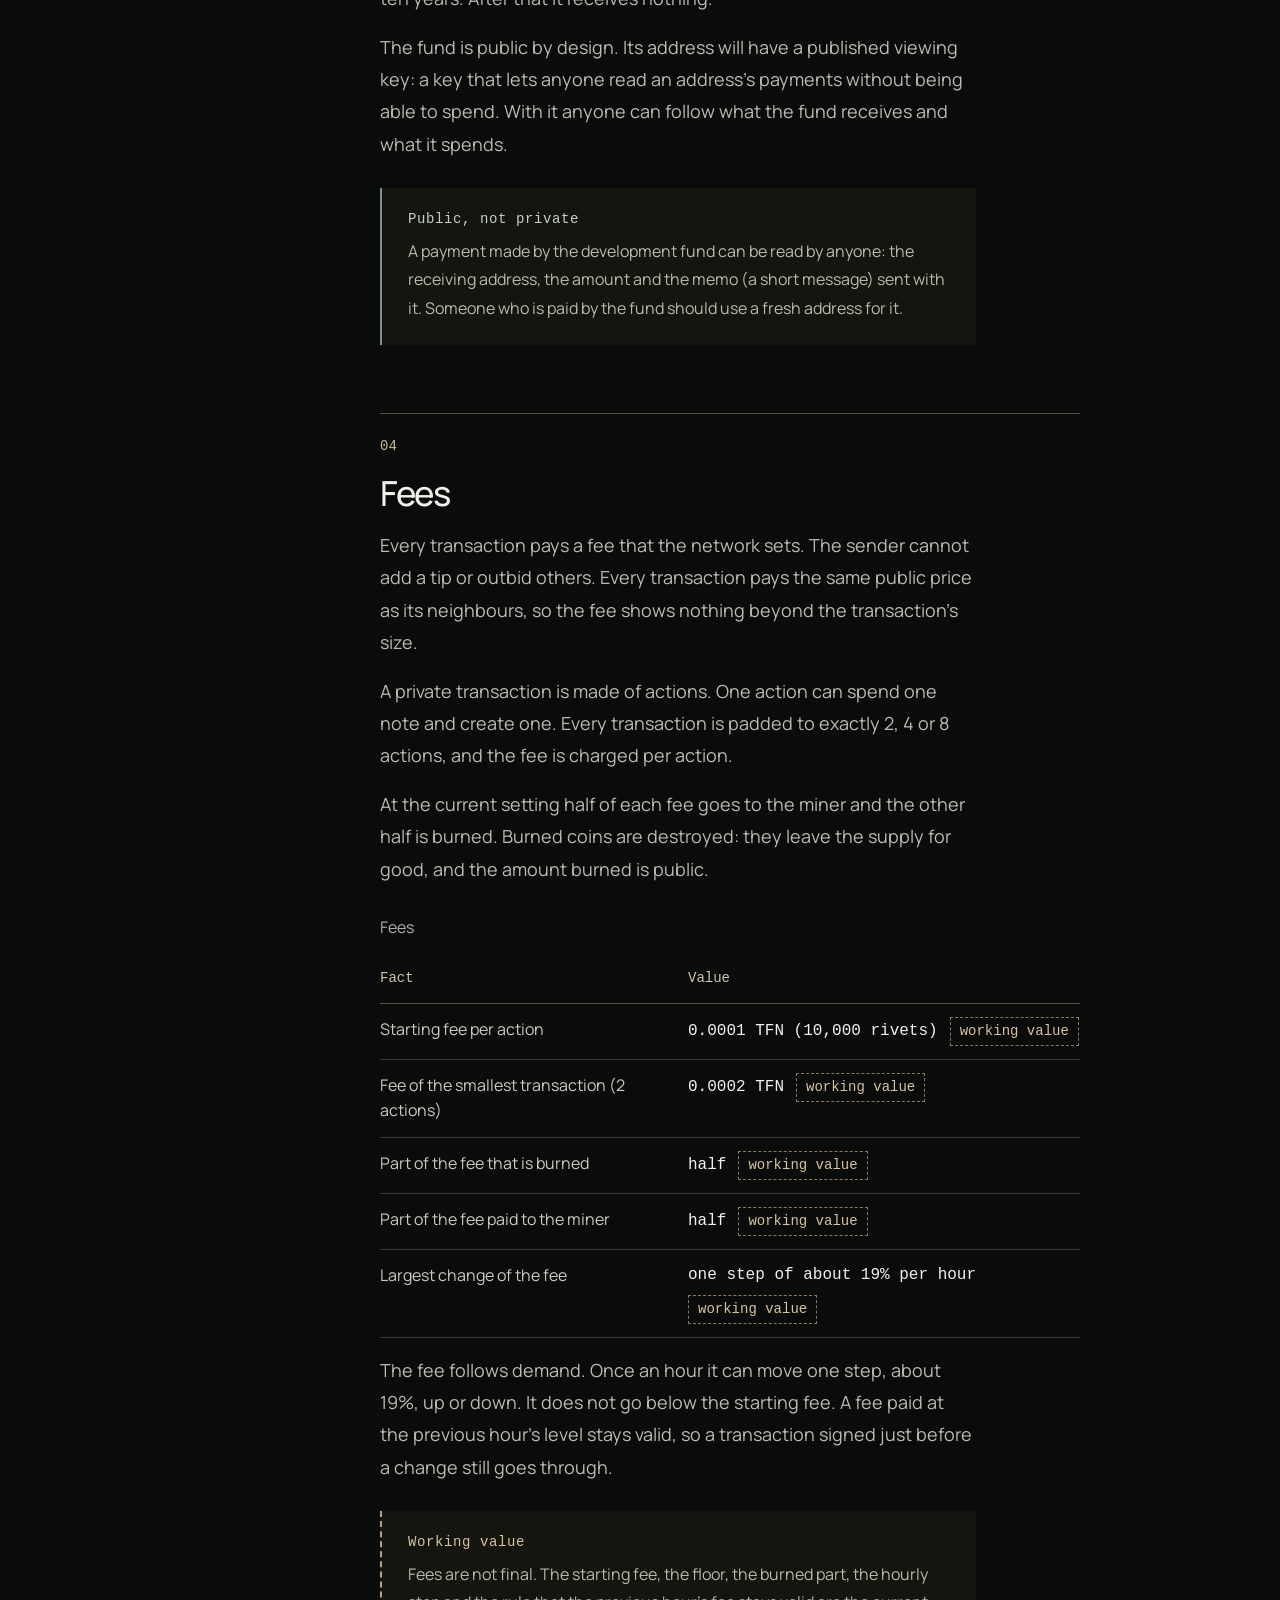
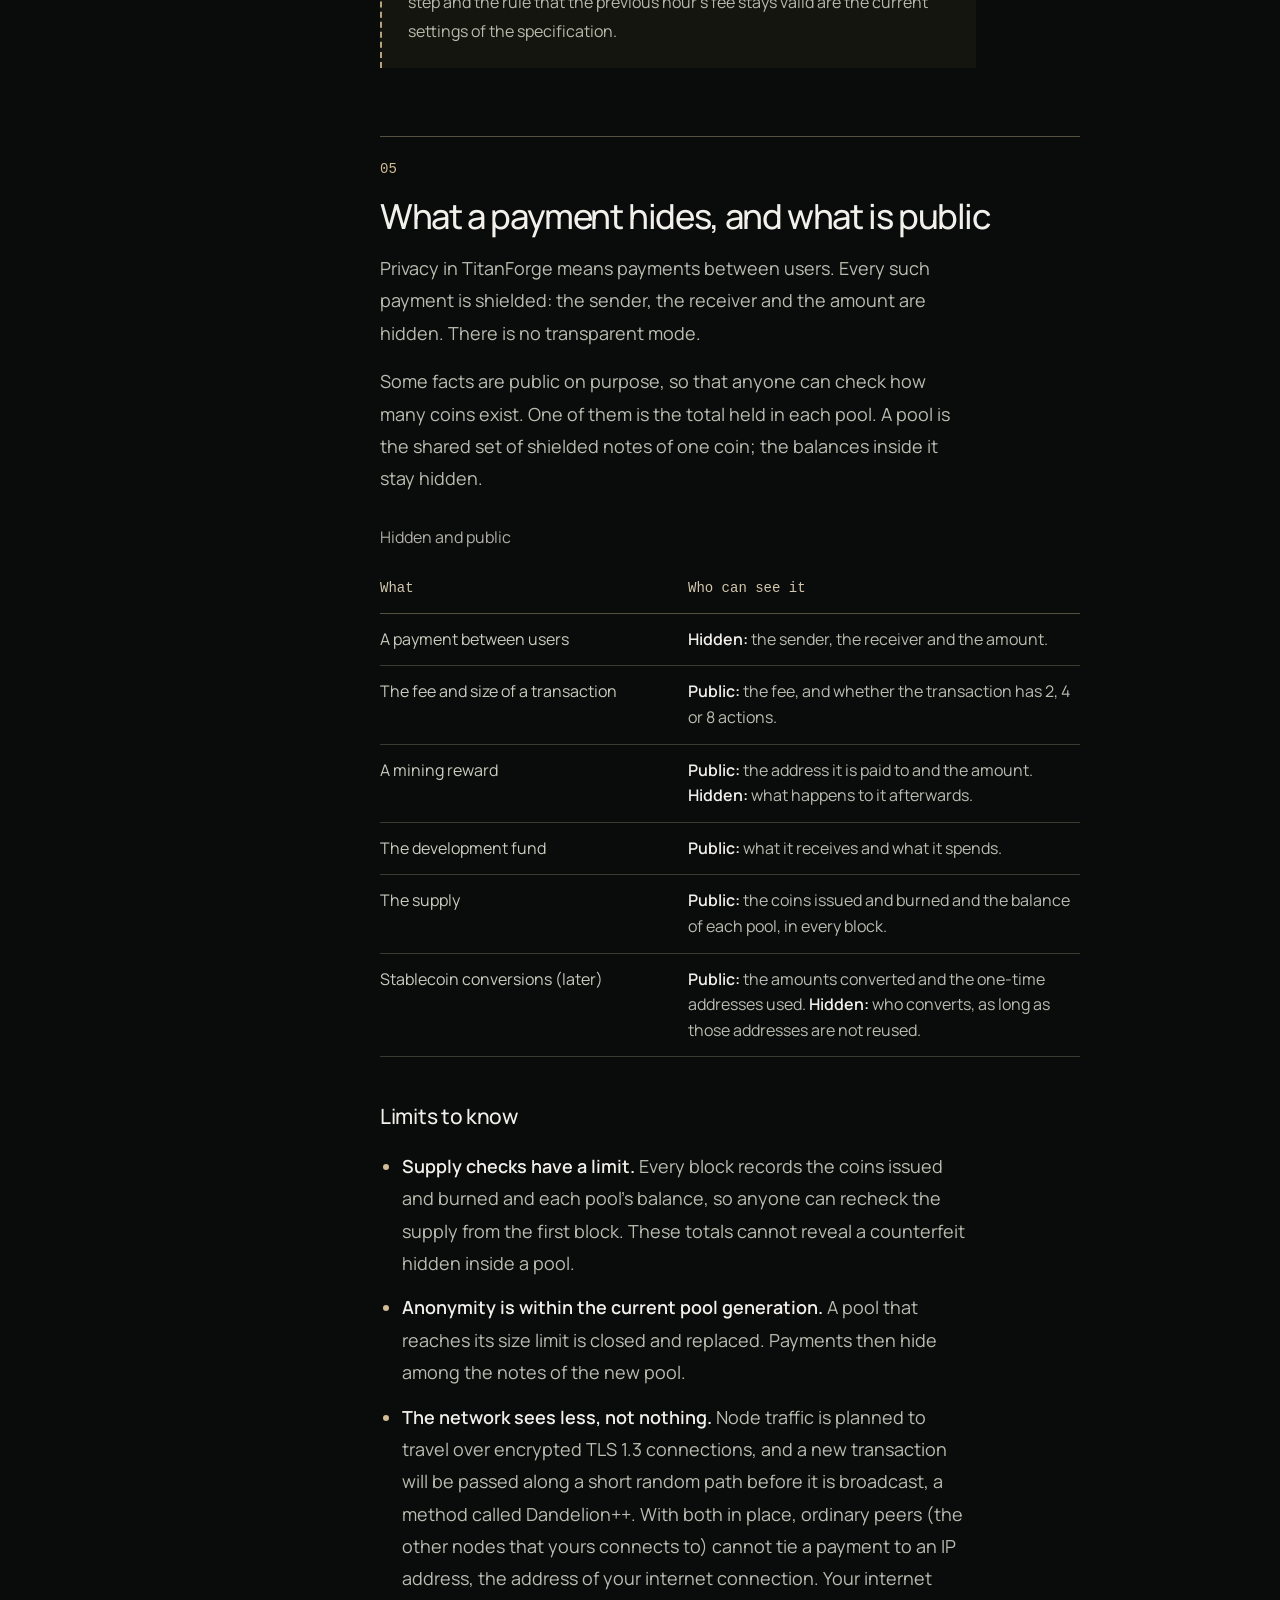
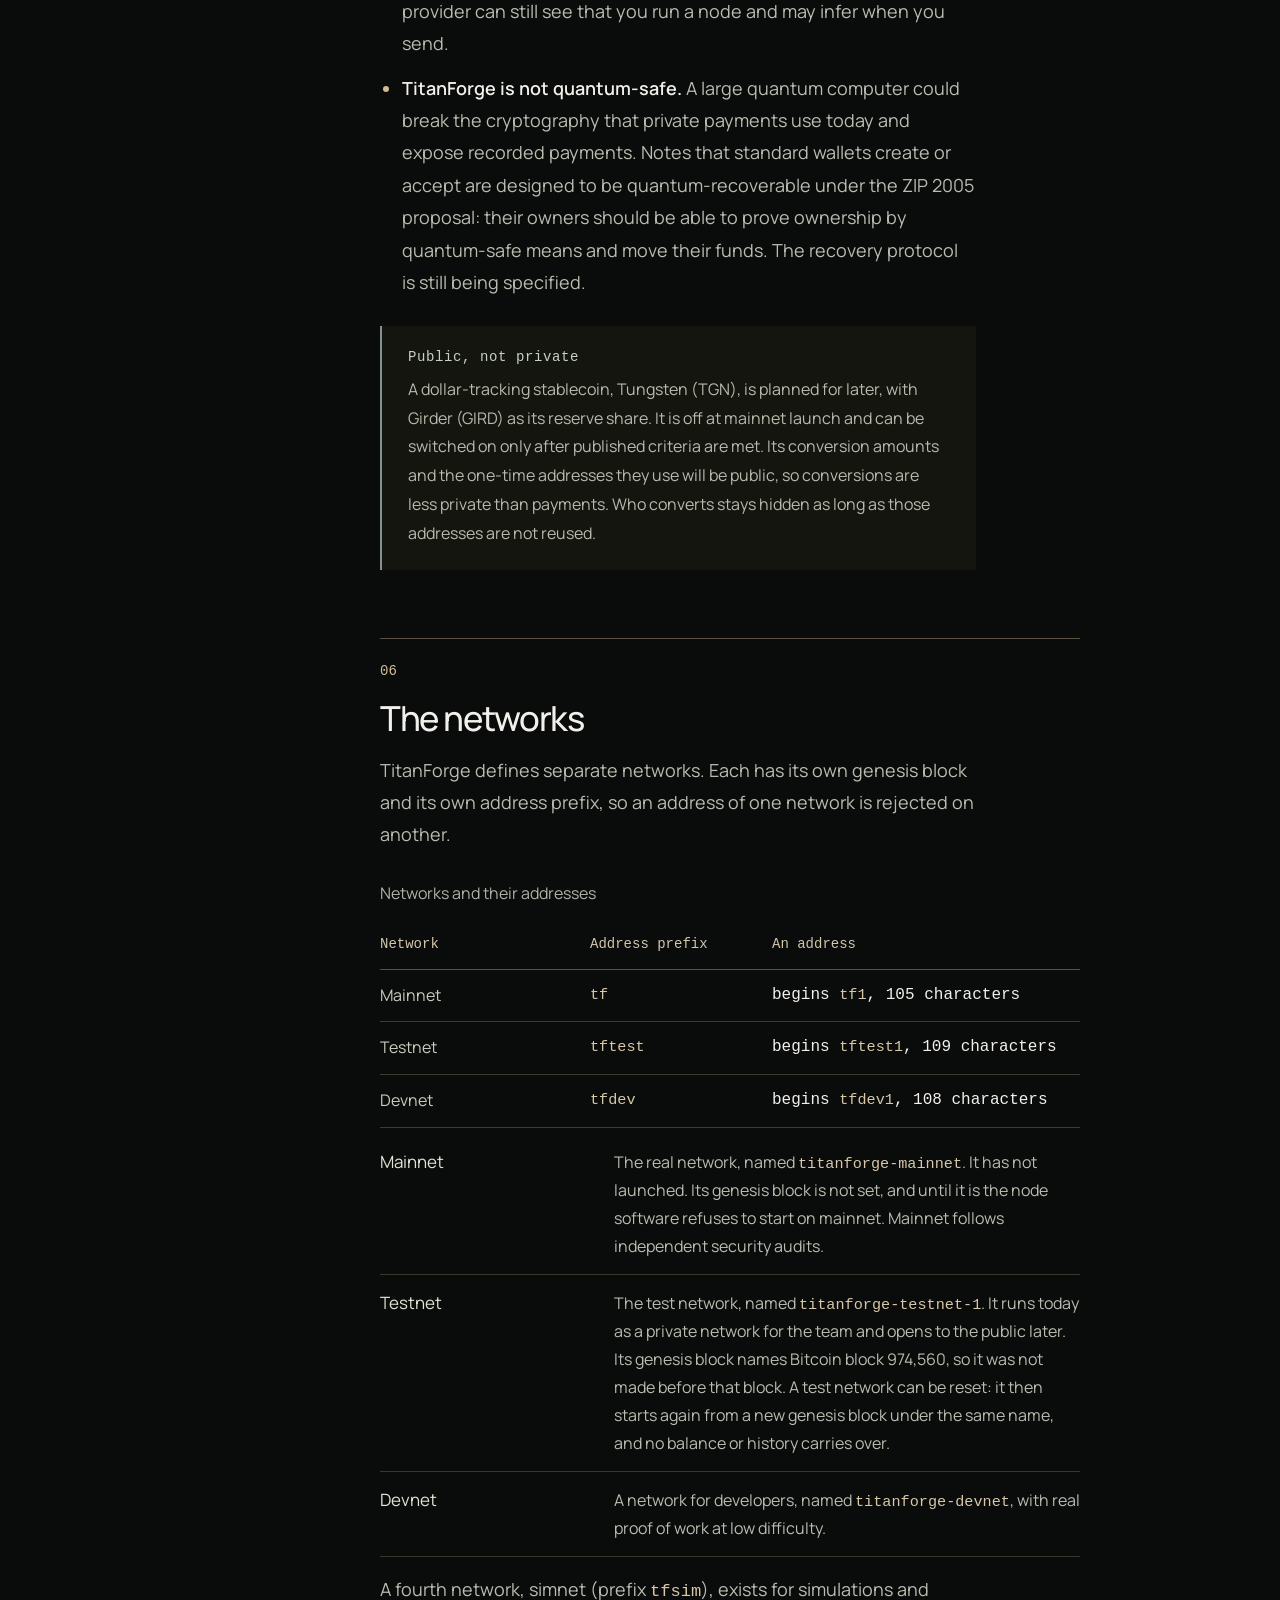
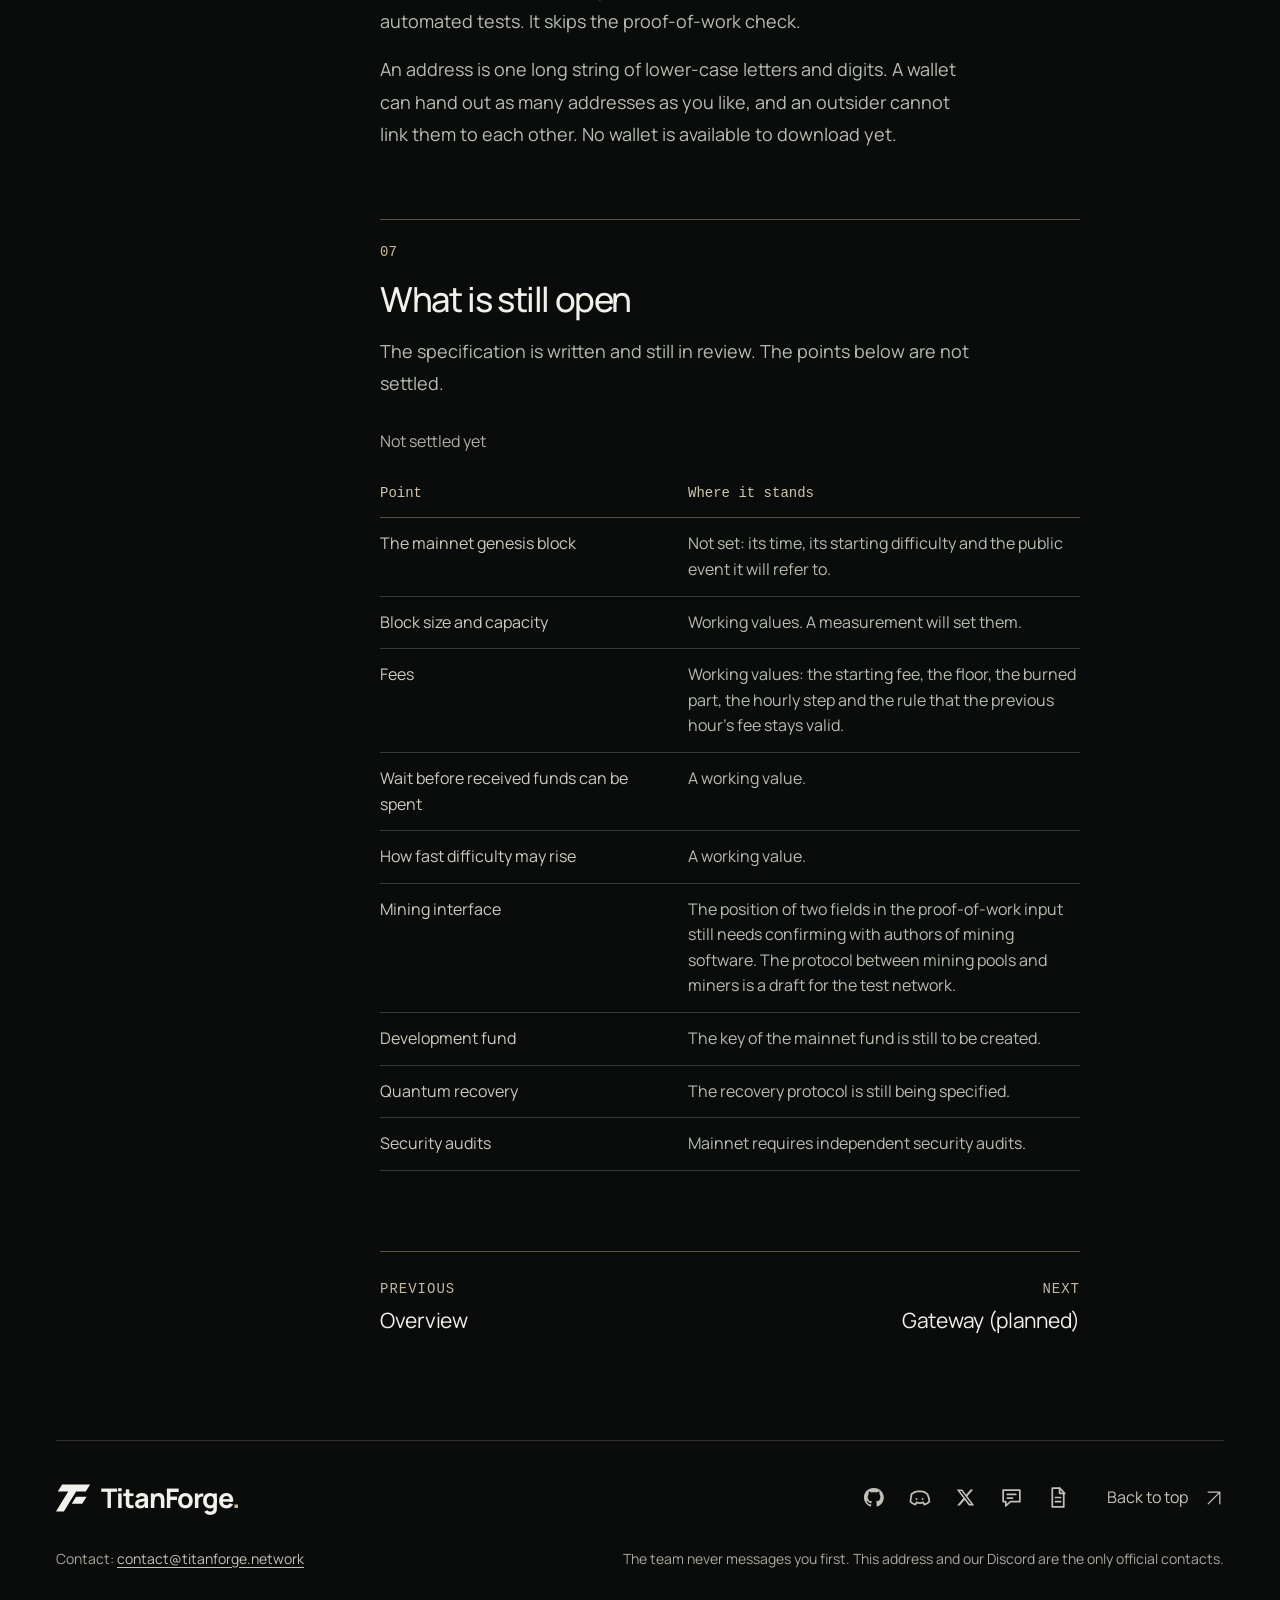
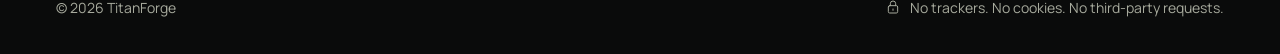
<file: docs/network.html>
<!DOCTYPE html>
<html lang="en">
<head>
  <meta charset="utf-8">
  <meta name="viewport" content="width=device-width, initial-scale=1">
  <meta name="theme-color" content="#0a0b0b">
  <meta name="description" content="Network facts for TitanForge: block time, the TFN coin and its units, issuance, fees, what is public, and the networks. In development; no TFN coin exists yet.">
  <meta http-equiv="Content-Security-Policy" content="default-src 'self'; script-src 'none'; style-src 'self'; img-src 'self'; font-src 'self'; connect-src 'none'; object-src 'none'; base-uri 'none'; form-action 'none'">
  <meta name="referrer" content="no-referrer">
  <meta property="og:type" content="website">
  <meta property="og:title" content="Network facts: TitanForge documentation">
  <meta property="og:description" content="Network facts for TitanForge: block time, the TFN coin and its units, issuance, fees, what is public, and the networks. In development; no TFN coin exists yet.">
  <meta property="og:url" content="https://titanforge.network/docs/network.html">
  <link rel="canonical" href="https://titanforge.network/docs/network.html">
  <link rel="icon" href="../favicon.svg" type="image/svg+xml">
  <link rel="preload" href="../fonts/manrope-latin-variable.woff2" as="font" type="font/woff2" crossorigin>
  <link rel="stylesheet" href="../styles.css">
  <link rel="stylesheet" href="./docs.css">
  <title>Network facts: TitanForge documentation</title>
</head>
<body>
  <a class="skip-link" href="#main">Skip to content</a>
  <svg class="icon-library" aria-hidden="true">
    <symbol id="icon-arrow" viewBox="0 0 24 24"><path d="M5 19 19 5M5 5h14v14"/></symbol>
    <symbol id="icon-lock" viewBox="0 0 24 24"><rect x="5" y="10" width="14" height="11" rx="2"/><path d="M8 10V7a4 4 0 0 1 8 0v3m-4 5v2"/></symbol>
    <symbol id="forge-mark" viewBox="0 0 40 40"><path d="M7 5h32l-5 8H23L9 36H0l14-23H2zm16 14h12l-5 8H18z"/></symbol>
    <symbol id="icon-github" viewBox="0 0 24 24"><path fill="currentColor" stroke="none" d="M12 2.8c-5.1 0-9.2 4.1-9.2 9.2 0 4.1 2.6 7.5 6.3 8.7.5.1.6-.2.6-.5v-1.7c-2.6.6-3.1-1.1-3.1-1.1-.4-1.1-1-1.4-1-1.4-.9-.6.1-.6.1-.6 1 .1 1.5 1 1.5 1 .9 1.5 2.3 1.1 2.8.8.1-.7.4-1.1.7-1.4-2-.2-4.2-1-4.2-4.6 0-1 .4-1.9 1-2.5-.1-.2-.4-1.2.1-2.5 0 0 .8-.2 2.5 1 .8-.2 1.6-.3 2.4-.3s1.7.1 2.5.3c1.7-1.2 2.5-1 2.5-1 .5 1.3.2 2.3.1 2.5.6.6 1 1.5 1 2.5 0 3.6-2.2 4.4-4.3 4.6.4.4.7.9.7 1.8v2.6c0 .3.2.6.7.5 3.6-1.2 6.2-4.6 6.2-8.7 0-5.1-4.1-9.2-9.2-9.2Z"/></symbol>
    <symbol id="icon-discord" viewBox="0 0 24 24"><path d="M4.4 8.8c1.9-1.8 3.8-2.7 5.7-2.7h3.8c1.9 0 3.8.9 5.7 2.7 1.1 2.3 1.8 4.7 1.9 7.2-1.4 1.5-3 2.4-4.8 2.9l-1.1-2.2c-2.1.8-4.3.8-6.4 0l-1.1 2.2c-1.8-.5-3.4-1.4-4.8-2.9.1-2.5.8-4.9 1.1-7.4Z"/><path d="M9.1 13.4h.1m5.7 0h.1"/></symbol><symbol id="icon-x" viewBox="0 0 24 24"><path fill="currentColor" stroke="none" transform="translate(3.6 3.6) scale(0.7)" d="M18.901 1.153h3.68l-8.04 9.19L24 22.846h-7.406l-5.8-7.584-6.638 7.584H.474l8.6-9.83L0 1.154h7.594l5.243 6.932ZM17.61 20.644h2.039L6.486 3.24H4.298Z"/></symbol>
    <symbol id="icon-forum" viewBox="0 0 24 24"><path d="M4 5h16v11h-9l-4.5 4v-4H4z"/><path d="M8 9h8m-8 3.5h5"/></symbol>
    <symbol id="icon-docs" viewBox="0 0 24 24"><path d="M7 3h7l4 4v14H7V3Z"/><path d="M14 3v5h5M10 12h5m-5 4h5"/></symbol>
  </svg>

  <div class="site-shell">
    <header class="site-header wrap">
      <a class="brand" href="../index.html" aria-label="TitanForge home"><svg class="brand-mark" aria-hidden="true"><use href="#forge-mark"/></svg><span>TitanForge<span class="brand-period">.</span></span></a>
      <nav class="desktop-nav" aria-label="Main navigation"><a href="../index.html#principles">Principles</a><a href="../index.html#how-it-works">How it works</a><a href="../index.html#horizon">What’s next</a><a href="./index.html">Docs</a><a href="../titanforge-litepaper.pdf">Litepaper</a></nav>
      <a class="header-link" href="../index.html#status"><span class="status-dot"></span> In development</a>
      <details class="mobile-menu"><summary aria-label="Toggle navigation"><span class="menu-lines"></span></summary><nav aria-label="Mobile navigation"><a href="../index.html#principles">Principles</a><a href="../index.html#how-it-works">How it works</a><a href="../index.html#horizon">What’s next</a><a href="./index.html">Documentation</a><a href="../titanforge-litepaper.pdf">Litepaper</a><a href="../index.html#status">Development status</a></nav></details>
    </header>

    <div class="doc-layout wrap">
      <nav class="doc-nav" aria-label="Documentation">
        <p class="doc-nav-title">DOCUMENTATION</p>
        <ul>
          <li><a href="./index.html">Overview</a></li>
          <li><a href="./network.html" aria-current="page">Network facts</a>
            <ul>
              <li><a href="#network">The network</a></li>
              <li><a href="#coin">The coin</a></li>
              <li><a href="#issuance">Issuance</a></li>
              <li><a href="#fees">Fees</a></li>
              <li><a href="#privacy">Hidden and public</a></li>
              <li><a href="#networks">The networks</a></li>
              <li><a href="#open">What is still open</a></li>
            </ul>
          </li>
          <li><a href="./gateway.html">Gateway (planned)</a></li>
        </ul>
        <p class="doc-nav-title">PLANNED</p>
        <ul>
          <li><span class="doc-nav-off">Running a node</span></li>
          <li><span class="doc-nav-off">Mining</span></li>
          <li><span class="doc-nav-off">Wallets</span></li>
          <li><span class="doc-nav-off">How privacy works</span></li>
          <li><span class="doc-nav-off">Questions and answers</span></li>
        </ul>
      </nav>

      <nav class="doc-menu" aria-label="Documentation menu">
        <details>
          <summary><span><span class="doc-menu-kicker">DOCUMENTATION</span>Contents</span><span class="disclosure-mark" aria-hidden="true"></span></summary>
          <ul>
            <li><a href="./index.html">Overview</a></li>
            <li><a href="./network.html" aria-current="page">Network facts</a>
              <ul>
                <li><a href="#network">The network</a></li>
                <li><a href="#coin">The coin</a></li>
                <li><a href="#issuance">Issuance</a></li>
                <li><a href="#fees">Fees</a></li>
                <li><a href="#privacy">Hidden and public</a></li>
                <li><a href="#networks">The networks</a></li>
                <li><a href="#open">What is still open</a></li>
              </ul>
            </li>
            <li><a href="./gateway.html">Gateway (planned)</a></li>
          </ul>
          <p class="doc-nav-title">PLANNED</p>
          <ul>
            <li><span class="doc-nav-off">Running a node</span></li>
            <li><span class="doc-nav-off">Mining</span></li>
            <li><span class="doc-nav-off">Wallets</span></li>
            <li><span class="doc-nav-off">How privacy works</span></li>
            <li><span class="doc-nav-off">Questions and answers</span></li>
          </ul>
        </details>
      </nav>

      <main id="main" class="doc">
        <header class="doc-head">
          <p class="eyebrow">DOCUMENTATION</p>
          <h1>Network facts</h1>
          <p class="doc-lede">The figures behind TitanForge in one place: the network, the coin, how coins are issued, what a payment hides, and what is not settled yet.</p>
        </header>

        <div class="doc-intro">
          <p>TitanForge is in development. A private test network runs for the team, but the software is not released and <a href="../index.html#status">no TFN coin exists</a>, so there is nothing to buy or claim. This page describes the design as it is specified.</p>
          <p>Each term is explained where it first appears. More terms are in the <a href="../index.html#glossary">glossary on the home page</a>.</p>
          <dl class="doc-terms">
            <div><dt>No tag</dt><dd>The figure is decided in the specification. It changes only through a reviewed change to the specification, which is itself still in review.</dd></div>
            <div><dt><span class="status-tag status-tag--working">working value</span></dt><dd>The current setting. A review or a measurement can still change it.</dd></div>
          </dl>
        </div>

        <section id="network" class="doc-section" aria-labelledby="network-title">
          <p class="doc-index" aria-hidden="true">01</p>
          <h2 id="network-title">The network</h2>
          <p>TitanForge is a proof-of-work network: miners secure it with computing work. Payments are recorded in blocks. A hash function turns data into a number that cannot be predicted, and a miner has to try many times until the number for a new block is low enough. TitanForge’s hash function is XelisHash-TF, which runs on processors (CPUs) and graphics cards (GPUs).</p>
          <p>The network aims for one block every second. Blocks found at the same moment are all kept. Each block can point back to as many as ten earlier blocks, which makes the ledger, the record of all blocks, a blockDAG and not a single chain. A rule called GHOSTDAG puts every block into one agreed order.</p>
          <p>A block is final after about 12 hours: from then on the nodes, the computers that run the network, no longer undo it. One-second blocks do not mean one-second finality.</p>
          <p>Difficulty is the amount of work a block needs. It is set again for every block, from roughly the last 44 minutes of blocks. It can rise only gradually, which stops an attacker from packing a chain’s weight into a few unusually heavy blocks. It can fall as far as needed, though only as fast as its window allows, so the network recovers when miners leave: after a 99% drop in hashrate, in about 7.4 hours.</p>
          <table class="doc-table">
            <caption>The network in figures</caption>
            <thead><tr><th scope="col">Fact</th><th scope="col">Value</th></tr></thead>
            <tbody>
              <tr><th scope="row">Proof of work</th><td>XelisHash-TF v1</td></tr>
              <tr><th scope="row">Target block time</th><td>1 second</td></tr>
              <tr><th scope="row">Earlier blocks a block can point to</th><td>up to 10</td></tr>
              <tr><th scope="row">Finality</th><td>about 12 hours (43,200 blocks)</td></tr>
              <tr><th scope="row">Difficulty is set</th><td>for every block</td></tr>
              <tr><th scope="row">Blocks the difficulty is measured from</th><td>about the last 44 minutes</td></tr>
              <tr><th scope="row">Memory needed for one hash</th><td>543,744 bytes</td></tr>
              <tr><th scope="row">Block size limit</th><td><span class="doc-valued"><span>250 KB</span><span class="status-tag status-tag--working">working value</span></span></td></tr>
              <tr><th scope="row">Capacity</th><td><span class="doc-valued"><span>about 27 payments per second</span><span class="status-tag status-tag--working">working value</span></span></td></tr>
            </tbody>
          </table>

          <h3>For miners</h3>
          <ul>
            <li>XelisHash-TF is a variant of XelisHash v3 with its own keys, so mining software has to be built for it. Free CPU and GPU miners with no fees are planned before launch, with a published mining specification; their source code is published with mainnet. None is released yet.</li>
            <li>One hash needs about half a megabyte of memory.</li>
            <li>The network itself creates each reward, as a note, when a later block merges the block that earned it. A note is a record of value that only its owner can spend. A block’s miner receives the reward and a share of the fees; a part of the newly issued coins goes to the <a href="#development-fund">development fund</a>. When a block arrives late and is poorly connected, its reward goes to the miner whose block merges it.</li>
            <li>A reward has no waiting period of its own. Like any received funds it can be spent after about 10 to 20 minutes. <span class="status-tag status-tag--working">working value</span></li>
            <li>Mining pools (groups of miners who share their rewards) and their miners talk over TF-Stratum, a dialect of the Stratum mining protocol. The current version is a draft for the test network.</li>
          </ul>
          <div class="doc-note" role="note">
            <p class="doc-note-label">Public, not private</p>
            <p>The address a mining reward is paid to and the amount are visible to everyone. Spending the reward later is private. Miners should use a separate reward address and change it regularly.</p>
          </div>
        </section>

        <section id="coin" class="doc-section" aria-labelledby="coin-title">
          <p class="doc-index" aria-hidden="true">02</p>
          <h2 id="coin-title">The coin</h2>
          <p>The coin is called TitanForge and its ticker is TFN. No TFN exists yet.</p>
          <p>The smallest unit of the coin is the rivet. One TFN is 100,000,000 rivets, so an amount can have up to eight decimal places.</p>
          <table class="doc-table">
            <caption>Units of the coin</caption>
            <thead><tr><th scope="col">Fact</th><th scope="col">Value</th></tr></thead>
            <tbody>
              <tr><th scope="row">Name</th><td>TitanForge</td></tr>
              <tr><th scope="row">Ticker</th><td>TFN</td></tr>
              <tr><th scope="row">Smallest unit</th><td>rivet</td></tr>
              <tr><th scope="row">1 TFN</th><td>100,000,000 rivets</td></tr>
              <tr><th scope="row">1 rivet</th><td>0.00000001 TFN</td></tr>
            </tbody>
          </table>
        </section>

        <section id="issuance" class="doc-section" aria-labelledby="issuance-title">
          <p class="doc-index" aria-hidden="true">03</p>
          <h2 id="issuance-title">Issuance</h2>
          <p>Every TFN comes from block rewards, the new coins issued with each block. There is no premine: no coins are created before the public launch. There is also no presale, no initial coin offering (ICO) and no investor allocation.</p>
          <p>The first block of a network is its genesis block. It pays nothing on any TitanForge network. On mainnet, the <a href="#networks">real network</a>, the genesis block must also refer to a public event that is no more than 24 hours old at launch. That shows that nothing was mined in advance.</p>

          <h3>The schedule</h3>
          <p>New coins are issued at a rate per second.</p>
          <ul>
            <li>The rate starts at 1 TFN per second.</li>
            <li>It halves every two years. The halving is spread over 24 monthly steps, so each month’s rate is just under 3% lower than the month before and there is never a sudden cut.</li>
            <li>After 122 months, a little over ten years, the rate reaches 0.03 TFN per second and stays there. This is the permanent tail. It keeps paying miners and has no end date.</li>
          </ul>
          <table class="doc-table">
            <caption>Emission rate along the schedule</caption>
            <thead><tr><th scope="col">Point in time</th><th scope="col">New TFN per second</th></tr></thead>
            <tbody>
              <tr><th scope="row">Start</th><td>1</td></tr>
              <tr><th scope="row">After 1 year</th><td>0.70710678</td></tr>
              <tr><th scope="row">After 2 years</th><td>0.5</td></tr>
              <tr><th scope="row">After 4 years</th><td>0.25</td></tr>
              <tr><th scope="row">After 6 years</th><td>0.125</td></tr>
              <tr><th scope="row">After 8 years</th><td>0.0625</td></tr>
              <tr><th scope="row">After 10 years</th><td>0.03125</td></tr>
              <tr><th scope="row">After about 10.2 years (the tail)</th><td>0.03</td></tr>
            </tbody>
          </table>
          <table class="doc-table">
            <caption>Approximate supply under the fixed schedule</caption>
            <thead><tr><th scope="col">After</th><th scope="col">Total supply</th></tr></thead>
            <tbody>
              <tr><th scope="row">1 year</th><td>27.1 million TFN</td></tr>
              <tr><th scope="row">2 years</th><td>46.2 million TFN</td></tr>
              <tr><th scope="row">4 years</th><td>69.3 million TFN</td></tr>
              <tr><th scope="row">About 10.2 years (tail begins)</th><td>89.65 million TFN</td></tr>
              <tr><th scope="row">Each year after</th><td>+0.95 million TFN</td></tr>
            </tbody>
          </table>
          <p>In its first year the tail adds about 1% to the supply. The share falls every year after that. There is no hard supply cap. The software does set a technical bound of about 11.5 billion TFN on any amount or total; at the tail rate the supply would reach it only after more than 12,000 years.</p>
          <p>Two things to know about these figures. A month in the schedule is a fixed 2,629,800 seconds, one twelfth of 365.25 days. And the schedule counts blocks, not calendar days: the totals assume one block per second, and if blocks arrive slightly faster or slower, issuance by the calendar shifts in the same proportion.</p>

          <h3 id="development-fund">Development funding</h3>
          <p>Development is paid for out of block rewards, not out of a premine. A part of the newly issued coins goes to a development fund. The fund takes nothing from transaction fees. The supply figures above include its part.</p>
          <p>For the first four years of the chain the fund receives 5% of the newly issued coins: about 3.46 million TFN in all, under 4% of the supply after ten years. After that it receives nothing.</p>
          <p>The fund is public by design. Its address will have a published viewing key: a key that lets anyone read an address’s payments without being able to spend. With it anyone can follow what the fund receives and what it spends.</p>
          <div class="doc-note" role="note">
            <p class="doc-note-label">Public, not private</p>
            <p>A payment made by the development fund can be read by anyone: the receiving address, the amount and the memo (a short message) sent with it. Someone who is paid by the fund should use a fresh address for it.</p>
          </div>
        </section>

        <section id="fees" class="doc-section" aria-labelledby="fees-title">
          <p class="doc-index" aria-hidden="true">04</p>
          <h2 id="fees-title">Fees</h2>
          <p>Every transaction pays a fee that the network sets. The sender cannot add a tip or outbid others. Every transaction pays the same public price as its neighbours, so the fee shows nothing beyond the transaction’s size.</p>
          <p>A private transaction is made of actions. One action can spend one note and create one. Every transaction is padded to exactly 2, 4 or 8 actions, and the fee is charged per action.</p>
          <p>At the current setting half of each fee goes to the miner and the other half is burned. Burned coins are destroyed: they leave the supply for good, and the amount burned is public.</p>
          <table class="doc-table">
            <caption>Fees</caption>
            <thead><tr><th scope="col">Fact</th><th scope="col">Value</th></tr></thead>
            <tbody>
              <tr><th scope="row">Starting fee per action</th><td><span class="doc-valued"><span>0.0001 TFN (10,000 rivets)</span><span class="status-tag status-tag--working">working value</span></span></td></tr>
              <tr><th scope="row">Fee of the smallest transaction (2 actions)</th><td><span class="doc-valued"><span>0.0002 TFN</span><span class="status-tag status-tag--working">working value</span></span></td></tr>
              <tr><th scope="row">Part of the fee that is burned</th><td><span class="doc-valued"><span>half</span><span class="status-tag status-tag--working">working value</span></span></td></tr>
              <tr><th scope="row">Part of the fee paid to the miner</th><td><span class="doc-valued"><span>half</span><span class="status-tag status-tag--working">working value</span></span></td></tr>
              <tr><th scope="row">Largest change of the fee</th><td><span class="doc-valued"><span>one step of about 19% per hour</span><span class="status-tag status-tag--working">working value</span></span></td></tr>
            </tbody>
          </table>
          <p>The fee follows demand. Once an hour it can move one step, about 19%, up or down. It does not go below the starting fee. A fee paid at the previous hour’s level stays valid, so a transaction signed just before a change still goes through.</p>
          <div class="doc-note doc-note--working" role="note">
            <p class="doc-note-label">Working value</p>
            <p>Fees are not final. The starting fee, the floor, the burned part, the hourly step and the rule that the previous hour’s fee stays valid are the current settings of the specification.</p>
          </div>
        </section>

        <section id="privacy" class="doc-section" aria-labelledby="privacy-title">
          <p class="doc-index" aria-hidden="true">05</p>
          <h2 id="privacy-title">What a payment hides, and what is public</h2>
          <p>Privacy in TitanForge means payments between users. Every such payment is shielded: the sender, the receiver and the amount are hidden. There is no transparent mode.</p>
          <p>Some facts are public on purpose, so that anyone can check how many coins exist. One of them is the total held in each pool. A pool is the shared set of shielded notes of one coin; the balances inside it stay hidden.</p>
          <table class="doc-table doc-table--prose">
            <caption>Hidden and public</caption>
            <thead><tr><th scope="col">What</th><th scope="col">Who can see it</th></tr></thead>
            <tbody>
              <tr><th scope="row">A payment between users</th><td><strong>Hidden:</strong> the sender, the receiver and the amount.</td></tr>
              <tr><th scope="row">The fee and size of a transaction</th><td><strong>Public:</strong> the fee, and whether the transaction has 2, 4 or 8 actions.</td></tr>
              <tr><th scope="row">A mining reward</th><td><strong>Public:</strong> the address it is paid to and the amount. <strong>Hidden:</strong> what happens to it afterwards.</td></tr>
              <tr><th scope="row">The development fund</th><td><strong>Public:</strong> what it receives and what it spends.</td></tr>
              <tr><th scope="row">The supply</th><td><strong>Public:</strong> the coins issued and burned and the balance of each pool, in every block.</td></tr>
              <tr><th scope="row">Stablecoin conversions (later)</th><td><strong>Public:</strong> the amounts converted and the one-time addresses used. <strong>Hidden:</strong> who converts, as long as those addresses are not reused.</td></tr>
            </tbody>
          </table>

          <h3>Limits to know</h3>
          <ul>
            <li><strong>Supply checks have a limit.</strong> Every block records the coins issued and burned and each pool’s balance, so anyone can recheck the supply from the first block. These totals cannot reveal a counterfeit hidden inside a pool.</li>
            <li><strong>Anonymity is within the current pool generation.</strong> A pool that reaches its size limit is closed and replaced. Payments then hide among the notes of the new pool.</li>
            <li><strong>The network sees less, not nothing.</strong> Node traffic is planned to travel over encrypted TLS 1.3 connections, and a new transaction will be passed along a short random path before it is broadcast, a method called Dandelion++. With both in place, ordinary peers (the other nodes that yours connects to) cannot tie a payment to an IP address, the address of your internet connection. Your internet provider can still see that you run a node and may infer when you send.</li>
            <li><strong>TitanForge is not quantum-safe.</strong> A large quantum computer could break the cryptography that private payments use today and expose recorded payments. Notes that standard wallets create or accept are designed to be quantum-recoverable under the ZIP 2005 proposal: their owners should be able to prove ownership by quantum-safe means and move their funds. The recovery protocol is still being specified.</li>
          </ul>
          <div class="doc-note" role="note">
            <p class="doc-note-label">Public, not private</p>
            <p>A dollar-tracking stablecoin, Tungsten (TGN), is planned for later, with Girder (GIRD) as its reserve share. It is off at mainnet launch and can be switched on only after published criteria are met. Its conversion amounts and the one-time addresses they use will be public, so conversions are less private than payments. Who converts stays hidden as long as those addresses are not reused.</p>
          </div>
        </section>

        <section id="networks" class="doc-section" aria-labelledby="networks-title">
          <p class="doc-index" aria-hidden="true">06</p>
          <h2 id="networks-title">The networks</h2>
          <p>TitanForge defines separate networks. Each has its own genesis block and its own address prefix, so an address of one network is rejected on another.</p>
          <table class="doc-table doc-table--three">
            <caption>Networks and their addresses</caption>
            <thead><tr><th scope="col">Network</th><th scope="col">Address prefix</th><th scope="col">An address</th></tr></thead>
            <tbody>
              <tr><th scope="row">Mainnet</th><td><code>tf</code></td><td>begins <code>tf1</code>, 105 characters</td></tr>
              <tr><th scope="row">Testnet</th><td><code>tftest</code></td><td>begins <code>tftest1</code>, 109 characters</td></tr>
              <tr><th scope="row">Devnet</th><td><code>tfdev</code></td><td>begins <code>tfdev1</code>, 108 characters</td></tr>
            </tbody>
          </table>
          <dl class="doc-terms">
            <div><dt>Mainnet</dt><dd>The real network, named <code>titanforge-mainnet</code>. It has not launched. Its genesis block is not set, and until it is the node software refuses to start on mainnet. Mainnet follows independent security audits.</dd></div>
            <div><dt>Testnet</dt><dd>The test network, named <code>titanforge-testnet-1</code>. It runs today as a private network for the team and opens to the public later. Its genesis block names Bitcoin block 974,560, so it was not made before that block. A test network can be reset: it then starts again from a new genesis block under the same name, and no balance or history carries over.</dd></div>
            <div><dt>Devnet</dt><dd>A network for developers, named <code>titanforge-devnet</code>, with real proof of work at low difficulty.</dd></div>
          </dl>
          <p>A fourth network, simnet (prefix <code>tfsim</code>), exists for simulations and automated tests. It skips the proof-of-work check.</p>
          <p>An address is one long string of lower-case letters and digits. A wallet can hand out as many addresses as you like, and an outsider cannot link them to each other. No wallet is available to download yet.</p>
        </section>

        <section id="open" class="doc-section" aria-labelledby="open-title">
          <p class="doc-index" aria-hidden="true">07</p>
          <h2 id="open-title">What is still open</h2>
          <p>The specification is written and still in review. The points below are not settled.</p>
          <table class="doc-table doc-table--prose">
            <caption>Not settled yet</caption>
            <thead><tr><th scope="col">Point</th><th scope="col">Where it stands</th></tr></thead>
            <tbody>
              <tr><th scope="row">The mainnet genesis block</th><td>Not set: its time, its starting difficulty and the public event it will refer to.</td></tr>
              <tr><th scope="row">Block size and capacity</th><td>Working values. A measurement will set them.</td></tr>
              <tr><th scope="row">Fees</th><td>Working values: the starting fee, the floor, the burned part, the hourly step and the rule that the previous hour’s fee stays valid.</td></tr>
              <tr><th scope="row">Wait before received funds can be spent</th><td>A working value.</td></tr>
              <tr><th scope="row">How fast difficulty may rise</th><td>A working value.</td></tr>
              <tr><th scope="row">Mining interface</th><td>The position of two fields in the proof-of-work input still needs confirming with authors of mining software. The protocol between mining pools and miners is a draft for the test network.</td></tr>
              <tr><th scope="row">Development fund</th><td>The key of the mainnet fund is still to be created.</td></tr>
              <tr><th scope="row">Quantum recovery</th><td>The recovery protocol is still being specified.</td></tr>
              <tr><th scope="row">Security audits</th><td>Mainnet requires independent security audits.</td></tr>
            </tbody>
          </table>
        </section>

        <nav class="doc-pager" aria-label="Previous and next pages">
          <a class="doc-pager-item" href="./index.html"><span class="doc-pager-label">PREVIOUS</span><span class="doc-pager-title">Overview</span></a>
          <a class="doc-pager-item doc-pager-item--next" href="./gateway.html"><span class="doc-pager-label">NEXT</span><span class="doc-pager-title">Gateway (planned)</span></a>
        </nav>
      </main>
    </div>

    <footer class="site-footer wrap"><div class="footer-top"><a class="brand" href="../index.html" aria-label="TitanForge home"><svg class="brand-mark" aria-hidden="true"><use href="#forge-mark"/></svg><span>TitanForge<span class="brand-period">.</span></span></a><div class="footer-actions"><div class="social-links" role="group" aria-label="Project links"><a class="social-link" href="https://github.com/TitanForgeNetwork" title="GitHub" rel="noopener noreferrer"><svg class="social-icon" aria-hidden="true"><use href="#icon-github"/></svg><span class="visually-hidden">GitHub</span></a><a class="social-link" href="https://discord.gg/k2kEq2DpQB" title="Discord" rel="noopener noreferrer"><svg class="social-icon" aria-hidden="true"><use href="#icon-discord"/></svg><span class="visually-hidden">Discord</span></a><a class="social-link" href="https://x.com/TitanForgeNet" title="X" rel="noopener noreferrer"><svg class="social-icon" aria-hidden="true"><use href="#icon-x"/></svg><span class="visually-hidden">X</span></a><a class="social-link" href="https://bitcointalk.org/index.php?topic=5598593.0" title="Bitcointalk" rel="noopener noreferrer"><svg class="social-icon" aria-hidden="true"><use href="#icon-forum"/></svg><span class="visually-hidden">Bitcointalk</span></a><a class="social-link" href="./index.html" title="Documentation"><svg class="social-icon" aria-hidden="true"><use href="#icon-docs"/></svg><span class="visually-hidden">Documentation</span></a></div><a class="back-to-top" href="#">Back to top <svg class="icon" aria-hidden="true"><use href="#icon-arrow"/></svg></a></div></div><div class="footer-contact"><p>Contact: <a href="mailto:contact@titanforge.network">contact@titanforge.network</a></p><p>The team never messages you first. This address and our Discord are the only official contacts.</p></div><div class="footer-bottom"><span>© 2026 TitanForge</span><p><svg class="icon" aria-hidden="true"><use href="#icon-lock"/></svg> No trackers. No cookies. No third-party requests.</p></div></footer>
  </div>
</body>
</html>
</file>
<file: styles.css>
@charset "UTF-8";

@font-face {
  font-family: "Manrope";
  font-style: normal;
  font-weight: 400 800;
  font-display: swap;
  src: url("./fonts/manrope-latin-variable.woff2") format("woff2");
}

:root {
  color-scheme: dark;
  --bg: #0a0b0b;
  --surface: #111210;
  --text: #f2f0eb;
  --muted: #b0b0a7;
  --accent: #d1bc95;
  --border: #30312a;
  --font: "Manrope", Arial, Helvetica, sans-serif;
  --mono: "SFMono-Regular", Consolas, "Liberation Mono", monospace;
  --ease: cubic-bezier(.2, .7, .2, 1);
  --interaction: .22s;
}

* { box-sizing: border-box; }
html { scroll-behavior: smooth; scroll-padding-top: 32px; }
body { margin: 0; background: var(--bg); color: var(--text); font: 18px/1.7 var(--font); -webkit-font-smoothing: antialiased; }
::selection { background: var(--accent); color: var(--bg); }
a { color: inherit; text-decoration: none; }
a, summary { touch-action: manipulation; -webkit-tap-highlight-color: transparent; }
a:focus-visible, summary:focus-visible, [tabindex]:focus-visible { outline: 2px solid var(--accent); outline-offset: 6px; }
svg { display: block; }
img { max-width: 100%; }
h1, h2, h3, p { margin: 0; }
h1, h2, h3 { font-weight: 500; }
h2 { font-size: clamp(38px, 4.1vw, 58px); line-height: 1.12; letter-spacing: -.045em; text-wrap: balance; }
h3 { font-size: 24px; line-height: 1.3; letter-spacing: -.6px; }
strong { color: var(--text); font-weight: 600; }
code { font: .95em var(--mono); color: #d8c7a8; }
.icon-library { position: absolute; width: 0; height: 0; overflow: hidden; }
.icon { flex: 0 0 auto; width: 20px; height: 20px; fill: none; stroke: currentColor; stroke-width: 1.5; stroke-linecap: round; stroke-linejoin: round; }
.social-icon { width: 25px; height: 25px; fill: none; stroke: currentColor; stroke-width: 1.65; stroke-linecap: round; stroke-linejoin: round; }
.social-icon use { pointer-events: none; }
.visually-hidden { position: absolute; width: 1px; height: 1px; padding: 0; margin: -1px; overflow: hidden; clip: rect(0 0 0 0); clip-path: inset(50%); white-space: nowrap; }
.wrap { width: min(1240px, calc(100% - 112px)); margin-inline: auto; }
.site-shell { overflow: clip; }
.skip-link { position: fixed; top: 12px; left: 12px; z-index: 20; padding: 14px 20px; background: var(--accent); color: var(--bg); transform: translateY(-160%); clip-path: inset(50%); }
.skip-link:focus { transform: translateY(0); clip-path: none; }
.serif { font-family: Georgia, "Times New Roman", serif; font-style: italic; font-weight: 400; letter-spacing: -.045em; color: var(--accent); }
.eyebrow { display: flex; align-items: center; gap: 12px; color: #c5b99f; font: 14px/1.6 var(--mono); letter-spacing: 1px; }
.status-dot { display: inline-block; flex: 0 0 auto; width: 5px; height: 5px; border-radius: 50%; background: var(--accent); }
.status-tag { display: inline-flex; align-items: center; width: fit-content; padding: 3px 9px; border: 1px solid #626654; color: #cbd0b9; font: 14px/1.5 var(--mono); letter-spacing: 0; white-space: nowrap; vertical-align: middle; }
.status-tag--mainnet { border-color: #706149; color: #d7c29d; }
.status-tag--later { border-color: #5b6067; color: #c2c6cc; }

.site-header { position: relative; z-index: 5; height: 96px; display: flex; align-items: center; justify-content: space-between; gap: 30px; border-bottom: 1px solid var(--border); }
.brand { display: inline-flex; align-items: center; gap: 10px; font-size: 27px; font-weight: 750; letter-spacing: -1.1px; white-space: nowrap; }
.brand-mark { width: 35px; height: 35px; fill: var(--text); }
.brand-period { color: var(--accent); }
.desktop-nav { display: flex; gap: 32px; }
.desktop-nav a { position: relative; padding-block: 14px; color: var(--muted); font-size: 16px; transition: color var(--interaction) var(--ease); }
.desktop-nav a::after { content: ""; position: absolute; inset: auto 0 6px; height: 1px; background: var(--accent); transform: scaleX(0); transform-origin: left; transition: transform var(--interaction) var(--ease); }
.desktop-nav a:is(:hover, :focus-visible) { color: var(--text); }
.desktop-nav a:is(:hover, :focus-visible)::after { transform: scaleX(1); }
.header-link { display: inline-flex; align-items: center; gap: 10px; padding: 10px 14px; border: 1px solid #414033; color: #cbc7b9; font-size: 14px; transition: border-color .2s; }
.header-link:is(:hover, :focus-visible) { border-color: var(--accent); }
.mobile-menu { display: none; }

.hero { position: relative; isolation: isolate; overflow: hidden; }
.hero-content { position: relative; padding-block: 52px 78px; }
.hero-content > :not(.hero-art) { position: relative; z-index: 1; }
h1 { width: fit-content; max-width: 100%; margin-top: 0; font-size: clamp(70px, 7vw, 110px); font-weight: 750; line-height: 1.02; letter-spacing: -.06em; }
h1 > span { display: block; width: fit-content; max-width: 100%; padding-right: .05em; animation: title-arrive 1.15s cubic-bezier(.2,.7,.2,1) both; }
h1 > span:nth-child(2) { animation-delay: .12s; }
h1 > span:nth-child(3) { animation-delay: .24s; }
.hero-title-accent { color: #d7c5a4; }
.hero-copy { margin-top: 32px; max-width: 480px; }
.hero-description { font-size: 22px; line-height: 1.6; color: #dedbd1; animation: content-arrive 1.3s .25s both; }
.button { display: inline-flex; align-items: center; justify-content: space-between; gap: 34px; min-height: 56px; padding: 15px 22px; font-size: 16px; font-weight: 600; line-height: 1.5; border: 1px solid transparent; transition: background var(--interaction) var(--ease), transform var(--interaction) var(--ease), box-shadow var(--interaction) var(--ease); }
.button-primary { background: #d6c4a3; color: #151512; box-shadow: inset 0 1px #fff4; }
.button-primary:is(:hover, :focus-visible) { background: #ecdcbd; transform: translateY(-2px); box-shadow: inset 0 1px #fff6, 0 6px 18px #0003; }
.button .icon { transition: transform var(--interaction) var(--ease); }
.button:is(:hover, :focus-visible) .icon { transform: translate(2px, -2px); }
.button:active { transform: translateY(0); }
.hero-copy .button { margin-top: 26px; animation: content-arrive 1.3s .35s backwards; }
.hero-note { margin-top: 20px; color: #b4b1a7; font-size: 16px; line-height: 1.6; }
.hero-art { position: absolute; inset: -10px -13% 0 39%; z-index: 0; pointer-events: none; }
.hero-art::after { content: ""; position: absolute; inset: 0; background: linear-gradient(90deg, #0a0b0b 0%, #0a0b0b65 17%, transparent 43%), linear-gradient(0deg, #0a0b0b 0%, transparent 24%); }
.titan-core { position: absolute; width: 100%; max-width: none; height: 100%; animation: forge-arrive .95s cubic-bezier(.16,.7,.2,1) both; }
.hero-f-piece { transform-origin: 660px 550px; animation: forge-seat 1.85s var(--ease) both, forge-assemble 9s ease-in-out 1.85s infinite; }
.hero-seat-light { opacity: 0; stroke: #f4e7c8; stroke-width: 2.5; stroke-linecap: round; stroke-dasharray: 28 100; animation: seat-light 1.85s linear both, joint-light 9s linear 1.85s infinite; }
.forge-grid { position: absolute; inset: 15% 5% 12% 17%; background: linear-gradient(#b9a38208 1px, transparent 1px), linear-gradient(90deg, #b9a38208 1px, transparent 1px); background-size: 88px 88px; transform: perspective(800px) rotateY(-23deg) rotateZ(-16deg); -webkit-mask-image: linear-gradient(transparent, #0007 35%, #000 75%, transparent); mask-image: linear-gradient(transparent, #0007 35%, #000 75%, transparent); }
.forge-sweep { position: absolute; inset: 10% 15%; background: linear-gradient(112deg, transparent 42%, #f5dfb711 49.5%, #f5dfb722 50%, transparent 57%); transform: translateX(-90%); opacity: 0; animation: light-pass 3.8s .15s both; }

.section { padding-block: 96px; }
.section-heading { margin-bottom: 48px; }
.section-heading .eyebrow, .details-intro .eyebrow { margin-bottom: 22px; }
.principles { border-top: 1px solid var(--border); }
.principle-grid { display: grid; grid-template-columns: repeat(3, 1fr); gap: 40px; }
.principle-card { border-top: 1px solid #55503f; padding-top: 24px; }
.card-top { display: flex; align-items: center; justify-content: space-between; gap: 18px; margin-bottom: 22px; }
.card-index { color: var(--accent); font: 14px/1.5 var(--mono); }
.principle-card h3 { font-size: 25px; }
.principle-card p { color: var(--muted); margin-top: 16px; font-size: 18px; line-height: 1.75; max-width: 350px; }

.section.protocol-section { padding-top: 0; }
.protocol-heading { display: flex; align-items: flex-end; justify-content: space-between; gap: 40px; }
.protocol-heading > p { color: var(--muted); font-size: 18px; line-height: 1.8; padding-bottom: 4px; }
.forge-explainer { margin: 0; position: relative; border-top: 1px solid #4b4437; }
.scene-status { display: flex; align-items: center; gap: 16px; padding-block: 24px 0; color: #bdb7a9; font-size: 14px; }
.forge-stage { position: relative; isolation: isolate; overflow: hidden; margin-block: 0 8px; }
.forge-scene { width: 100%; height: auto; overflow: visible; }
.forge-scene--portrait { display: none; }
.scene-floor { stroke: #696458; stroke-width: .7; opacity: .2; }
.scene-wires { stroke: #777465; stroke-width: 1.1; }
.scene-public-wire { stroke: #83918f; stroke-dasharray: 4 7; }
.scene-stream { stroke: #e5c894; stroke-width: 2.5; stroke-linecap: round; stroke-dasharray: 14 100; opacity: 0; animation: stream-in 12s linear infinite; }
.scene-stream--relay { animation-name: stream-relay; }
.scene-stream--outgoing { animation-name: stream-out; }
.scene-stream--audit { stroke: #c5d0c8; stroke-width: 1.7; stroke-dasharray: 6 94; opacity: .65; animation: current-travel 11s linear infinite; }
.note-stack { animation: note-levitation 12s ease-in-out infinite; }
.note-stack--middle { animation-delay: -.12s; }
.note-stack--lower { animation-delay: -.24s; }
.reactor-float { animation: reactor-levitation 12s ease-in-out infinite; }
.collar-tilt { transform: rotate(-10deg); transform-origin: 0 0; animation: collar-precession 12s ease-in-out infinite; }
.emblem-float { animation: emblem-levitation 12s ease-in-out infinite; }
.orbit-precession { transform-origin: 0 0; animation: orbit-precession 24s ease-in-out infinite; }
.satellite-orbit { transform-origin: 0 0; animation: satellite-orbit 48s linear infinite; }
.relay-stones { opacity: .75; }
.dag-scaffold { stroke: #7f7564; stroke-width: 1.1; }
.dag-energy { stroke: #e1c497; stroke-width: 2; stroke-linecap: round; stroke-dasharray: 16 100; opacity: 0; animation: stream-dag 12s linear infinite; }
.dag-energy--two { animation-delay: .12s; }
.dag-energy--three { animation-delay: .24s; }
.block-float { transform-origin: 0 0; animation: block-levitation 12s ease-in-out infinite; }
.block-float--one { animation-delay: .12s; }
.block-float--two { animation-delay: .24s; }
.block-float--three { animation-delay: .36s; }
.recipient-float { animation: note-received 12s ease-in-out infinite; }
.audit-float { animation: audit-levitation 11s ease-in-out infinite; }
.courier { opacity: 0; }
.courier--incoming { animation: courier-in 12s linear infinite; }
.courier--relay { animation: courier-relay 12s linear infinite; }
.courier--outgoing { animation: courier-out 12s linear infinite; }
.courier--portrait-in { animation: portrait-in 12s linear infinite; }
.courier--portrait-relay { animation: portrait-relay 12s linear infinite; }
.courier--portrait-out { animation: portrait-out 12s linear infinite; }
.scene-label { position: absolute; z-index: 2; pointer-events: none; text-shadow: 0 2px 12px #0a0b0b; }
.scene-label strong { display: block; color: #e7e0d1; font-size: 18px; line-height: 1.4; font-weight: 400; letter-spacing: -.2px; }
.scene-label span { display: block; color: #bdb5a3; font-size: 14px; line-height: 1.6; margin-top: 5px; }
.scene-label--wallet { left: 1%; top: 20%; }
.scene-label--proof { left: 24%; top: 5%; }
.scene-label--dag { left: 67%; top: 8%; }
.scene-label--receiver { right: 0; top: 25%; text-align: right; }
.scene-label--relay { left: 46%; top: 65%; }
.scene-label--audit { left: 66%; top: 78%; }
.mechanism-steps { display: grid; grid-template-columns: repeat(4, 1fr); gap: 28px; list-style: none; padding: 28px 0; margin: 0; border-top: 1px solid var(--border); }
.mechanism-steps li { min-width: 0; }
.mechanism-steps li > span { display: block; color: #c7b58f; font: 14px/1.5 var(--mono); margin-bottom: 12px; }
.mechanism-steps h3 { font-size: 20px; line-height: 1.4; letter-spacing: -.3px; }
.mechanism-steps p { color: var(--muted); font-size: 16px; line-height: 1.75; margin-top: 10px; }
.forge-explainer figcaption { border-top: 1px solid var(--border); padding-top: 23px; color: #b4b3a7; font-size: 16px; line-height: 1.8; }
.forge-explainer figcaption a { display: inline-flex; align-items: center; gap: 8px; margin-left: 9px; color: #d4c09a; text-decoration: underline; text-underline-offset: 4px; }
.forge-explainer figcaption a:hover { color: #f2dbb0; }
.forge-explainer figcaption .icon { width: 16px; height: 16px; }

.details-section { position: relative; background: #0d0e0d; border-block: 1px solid var(--border); }
.details-section::before { content: ""; position: absolute; top: -1px; left: 0; right: 0; height: 1px; background: linear-gradient(90deg, transparent 8%, #b7a27b88 40%, #696e7355 70%, transparent); }
.details-layout { display: block; }
.details-intro { display: flex; align-items: flex-end; justify-content: space-between; gap: 60px; margin-bottom: 48px; }
.details-intro .section-heading { margin-bottom: 0; }
.details-lead { max-width: 370px; padding-bottom: 4px; color: #b9b9ae; font-size: 18px; line-height: 1.8; }
.details-lead .details-availability { margin-top: 16px; color: #a6a89c; font-size: 16px; }
.details-toolbar { display: flex; align-items: flex-start; justify-content: space-between; gap: 40px; padding-bottom: 22px; }
.stage-guide { flex: 1; min-width: 0; }
.stage-guide > summary { cursor: pointer; width: fit-content; padding-block: 12px; color: #b9b9ae; font-size: 16px; }
.stage-guide > summary::marker { color: #b7a27b; font-size: 12px; }
.stage-guide > summary:hover, .stage-guide[open] > summary { color: var(--accent); }
.availability-key { display: grid; grid-template-columns: repeat(3, 1fr); gap: 24px; padding: 12px 0 0; margin: 0 0 20px; }
.availability-key dd { margin: 12px 0 0; color: #b7bbae; font-size: 16px; line-height: 1.65; }
.draft-note { color: #b9b3a3; font-size: 16px; line-height: 1.75; padding-bottom: 12px; }
.details-docs { display: inline-flex; align-items: center; gap: 12px; flex-shrink: 0; padding-block: 12px; font-size: 16px; color: #d1bc95; text-decoration: underline; text-underline-offset: 5px; }
.details-docs .icon { width: 17px; height: 17px; transition: transform var(--interaction) var(--ease); }
.details-docs:is(:hover, :focus-visible) .icon { transform: translate(2px, -2px); }
.detail-list { min-width: 0; border-top: 1px solid #484236; }
.detail-panel { position: relative; border-bottom: 1px solid #2c3028; transition: background-color var(--interaction) var(--ease); }
.detail-panel::before { content: ""; position: absolute; inset: 0 auto 0 0; width: 2px; background: #b7a27b; transform: scaleY(0); transform-origin: top; transition: transform var(--interaction) var(--ease); }
.detail-panel[open] { background: #c9b48a05; }
.detail-panel[open]::before { transform: scaleY(1); }
.detail-panel > summary { cursor: pointer; display: grid; grid-template-columns: 32px minmax(0, 1fr) 90px 22px; align-items: center; gap: 24px; padding: 28px 20px; list-style: none; line-height: 1.5; transition: background-color var(--interaction) var(--ease); }
.chapter-number { color: #a7a99b; font: 14px/1.5 var(--mono); transition: color var(--interaction) var(--ease); }
.chapter-copy { display: grid; grid-template-columns: 1fr 1.1fr; align-items: center; gap: 28px; min-width: 0; }
.chapter-title { color: var(--text); font-size: 24px; letter-spacing: -.5px; transition: color var(--interaction) var(--ease); }
.chapter-preview { color: #aeb0a3; font-size: 16px; line-height: 1.65; }
.detail-panel > summary .chapter-stage { justify-self: end; border: 0; padding: 0; margin: 0; background: none; }
.chapter-meta { justify-self: end; color: #a7a99b; font: 14px/1.5 var(--mono); }
.detail-panel > summary::-webkit-details-marker { display: none; }
.detail-panel > summary:focus-visible { outline-offset: -4px; }
.detail-panel > summary:is(:hover, :focus-visible) { background: #c9b48a09; }
.detail-panel > summary:is(:hover, :focus-visible) .chapter-title, .detail-panel[open] .chapter-title, .detail-panel[open] .chapter-number { color: var(--accent); }
.disclosure-mark { position: relative; display: block; width: 22px; height: 22px; flex: 0 0 auto; }
.disclosure-mark::before, .disclosure-mark::after { content: ""; position: absolute; background: var(--accent); inset: 10px 3px auto; height: 1px; transition: transform var(--interaction) var(--ease); }
.disclosure-mark::after { transform: rotate(90deg); }
.detail-panel[open] .disclosure-mark::after { transform: rotate(0); }
.detail-body { max-width: min(72ch, calc(100% - 152px)); margin-left: 76px; padding: 4px 0 40px; color: #b9bdb0; font-size: 18px; line-height: 1.85; overflow-wrap: anywhere; }
.detail-panel[open] > .detail-body { animation: chapter-reveal .3s ease-out; }
.detail-body p + p, .detail-body h3 + p { margin-top: 18px; }
.detail-body h3 { color: var(--text); font-size: 22px; line-height: 1.5; letter-spacing: -.3px; margin-top: 36px; }
.detail-body h3:first-child { margin-top: 0; }
.detail-body h3 .status-tag { margin: 5px 0 5px 8px; }
.detail-body ul { padding-left: 23px; margin-block: 20px; }
.detail-body ul li + li { margin-top: 12px; }
.detail-body li::marker { color: var(--accent); }
.supply-table { width: 100%; table-layout: fixed; border-collapse: collapse; margin-block: 26px; font-size: 16px; line-height: 1.6; text-align: left; }
.supply-table caption { color: var(--muted); font-size: 16px; text-align: left; padding-bottom: 15px; }
.supply-table th, .supply-table td { padding: 13px 12px 13px 0; border-bottom: 1px solid #383b30; font-weight: 400; }
.supply-table tr > :first-child { width: 43%; }
.supply-table thead { color: #d2c6ac; }
.supply-table td { color: var(--text); }
.inline-disclosure { margin-block: 25px; border-block: 1px solid #484a3a; }
.inline-disclosure > summary { cursor: pointer; padding: 16px 5px; color: #d8c5a0; font-size: 18px; line-height: 1.6; }
.inline-disclosure > summary:focus-visible { outline-offset: -3px; }
.inline-body { padding: 8px 0 23px; }
.criteria-list { padding-left: 22px; }
.feature-catalog dl { margin: 18px 0 26px; }
.feature-catalog dl > div { padding-block: 13px; border-bottom: 1px solid #34392b; }
.feature-catalog dt { color: #e1e3d4; font-size: 17px; line-height: 1.6; }
.feature-catalog dd { margin: 4px 0 0; color: #b9bdb0; font-size: 16px; line-height: 1.75; }
.feature-catalog .glossary { margin: 0; scroll-margin-top: 61px; }
.roadmap-list { padding-left: 26px; margin: 22px 0 0; list-style-type: decimal-leading-zero; }
.roadmap-list li { padding: 15px 0 15px 8px; border-top: 1px solid #383b30; }
.roadmap-list li::marker { color: #a4aa98; font: 14px/1.6 var(--mono); }
.roadmap-step { display: flex; align-items: baseline; justify-content: space-between; gap: 20px; color: var(--text); }
.stage-state { flex: 0 0 auto; color: #a9af9e; font-size: 14px; }
.current .roadmap-step, .current .stage-state, .current::marker { color: var(--accent); }
.roadmap-list li > p { margin-top: 7px; font-size: 16px; }

.horizon { position: relative; isolation: isolate; overflow: hidden; background: linear-gradient(115deg, #12120f 12%, #1b1812 65%, #151819); border-bottom: 1px solid #39352c; }
.horizon::before { content: ""; position: absolute; inset: 0 0 auto; height: 1px; background: linear-gradient(90deg, #c9b48a00, #dbbd8e 40%, #80534f 62%, #727b84 77%, #c9b48a00); }
.horizon-content { padding-block: 82px; }
.horizon .eyebrow { margin-bottom: 29px; }
.horizon h2 { font-size: clamp(64px, 7.3vw, 106px); font-weight: 650; line-height: 1.04; letter-spacing: -.055em; }
.horizon h2 > span { color: #cfb88d; }
.horizon-watermark { position: absolute; right: -40px; bottom: 0; z-index: -1; color: #c9b48a0a; -webkit-text-stroke: 1.2px #d9c29a66; -webkit-mask-image: linear-gradient(115deg, #0003 5%, #000 42%, #0009 70%, #0003); mask-image: linear-gradient(115deg, #0003 5%, #000 42%, #0009 70%, #0003); font-size: clamp(280px, 37vw, 540px); font-weight: 700; line-height: .82; letter-spacing: -.09em; transform: skewY(-10deg); user-select: none; }
@supports ((background-clip: text) or (-webkit-background-clip: text)) {
  .horizon-watermark {
    background-image: linear-gradient(110deg, transparent 43%, #e0c8a610 47%, #fff1d336 50%, #c9b48a14 53%, transparent 57%);
    background-size: 300% 100%;
    background-repeat: no-repeat;
    background-position: 100% 50%;
    -webkit-background-clip: text;
    background-clip: text;
    animation: watermark-light 14s linear infinite;
  }
}
.horizon-bottom { display: flex; align-items: center; justify-content: space-between; gap: 32px; margin-top: 38px; }
.horizon-bottom p { color: #d1c8b6; font-size: 22px; line-height: 1.6; }
.horizon-bottom .button { flex-shrink: 0; }
.horizon-bottom p.horizon-later { margin-top: 19px; color: #bfb9aa; font-size: 16px; line-height: 1.8; }
.horizon-later .status-tag { margin-right: 8px; }

.development-notice { max-width: 780px; padding: 26px 30px; border-left: 2px solid #b7a27b; background: #14150f; color: #b9baad; font-size: 18px; line-height: 1.85; }

.site-footer { border-top: 1px solid var(--border); padding-block: 34px; }
.footer-top { display: flex; align-items: center; justify-content: space-between; gap: 25px; }
.footer-actions { display: flex; flex-wrap: wrap; align-items: center; gap: 12px 28px; }
.social-links { display: flex; align-items: center; gap: 2px; }
.social-link { display: inline-flex; align-items: center; justify-content: center; width: 44px; height: 44px; color: #c0c2b7; transition: color var(--interaction) var(--ease); }
a.social-link:is(:hover, :focus-visible) { color: #e5cda4; }
.social-link .social-icon { transition: transform var(--interaction) var(--ease); }
a.social-link:is(:hover, :focus-visible) .social-icon { transform: translateY(-2px); }
.social-link .social-icon use { pointer-events: none; }
.back-to-top { display: flex; align-items: center; gap: 16px; min-height: 44px; font-size: 16px; color: #c3c3b7; }
.back-to-top:is(:hover, :focus-visible) { color: var(--accent); }
.footer-bottom { display: flex; align-items: center; justify-content: space-between; gap: 20px; margin-top: 26px; color: #a7aa9d; font-size: 14px; line-height: 1.7; }
.footer-bottom p { display: flex; align-items: flex-start; gap: 9px; }
.footer-bottom .icon { width: 16px; height: 16px; margin-top: 3px; }
.footer-contact { display: flex; flex-wrap: wrap; align-items: baseline; justify-content: space-between; gap: 6px 28px; margin-top: 26px; color: #a7aa9d; font-size: 14px; line-height: 1.7; }
.footer-contact a { color: #c3c3b7; text-decoration: underline; text-underline-offset: 3px; }
.footer-contact a:is(:hover, :focus-visible) { color: var(--accent); }

@keyframes chapter-reveal { from { transform: translateY(8px); } to { transform: translateY(0); } }
@keyframes watermark-light {
  0%, 8% { background-position: 100% 50%; }
  42%, 100% { background-position: 0% 50%; }
}
@keyframes current-travel { from { stroke-dashoffset: 100; } to { stroke-dashoffset: 0; } }
@keyframes stream-in { 0% { opacity: 0; stroke-dashoffset: 0; } 2%, 14% { opacity: .8; } 18%, 100% { opacity: 0; stroke-dashoffset: -100; } }
@keyframes stream-relay { 0%, 30% { opacity: 0; stroke-dashoffset: 0; } 32%, 50% { opacity: .8; } 54%, 100% { opacity: 0; stroke-dashoffset: -100; } }
@keyframes stream-dag { 0%, 54% { opacity: 0; stroke-dashoffset: 0; } 56%, 69% { opacity: .8; } 72%, 100% { opacity: 0; stroke-dashoffset: -100; } }
@keyframes stream-out { 0%, 74% { opacity: 0; stroke-dashoffset: 0; } 76%, 88% { opacity: .8; } 92%, 100% { opacity: 0; stroke-dashoffset: -100; } }
@keyframes note-levitation { 0%, 20%, 100% { transform: translateY(0); } 8% { transform: translateY(-3px); } }
@keyframes reactor-levitation { 0%, 16%, 34%, 100% { transform: translateY(0); } 24% { transform: translateY(-4px); } }
@keyframes collar-precession { 0%, 16%, 36%, 100% { transform: rotate(-10deg); } 25% { transform: rotate(7deg); } }
@keyframes emblem-levitation { 0%, 16%, 34%, 100% { transform: translateY(0); filter: brightness(1); } 24% { transform: translateY(-3px); filter: brightness(1.2); } }
@keyframes orbit-precession { 0%, 100% { transform: rotate(-4deg); } 50% { transform: rotate(4deg); } }
@keyframes satellite-orbit { from { transform: rotate(0deg); } to { transform: rotate(360deg); } }
@keyframes block-levitation { 0%, 54%, 76%, 100% { transform: translateY(0); } 64% { transform: translateY(-4px); } }
@keyframes note-received { 0%, 87%, 100% { transform: translateY(0); } 93% { transform: translateY(-3px); } }
@keyframes audit-levitation { 0%, 100% { transform: translateY(0); } 50% { transform: translateY(-5px); } }
@keyframes courier-in { 0% { transform: translate(174px, 300px); opacity: 0; } 2%, 14% { opacity: 1; } 18%, 100% { transform: translate(287px, 300px); opacity: 0; } }
@keyframes courier-relay { 0%, 30% { transform: translate(540px, 300px); opacity: 0; } 32% { opacity: 1; } 33.6% { transform: translate(581px, 300px); } 36.9% { transform: translate(605px, 328px); } 42.1% { transform: translate(637px, 280px); } 47.5% { transform: translate(682px, 321px); } 50% { opacity: 1; } 54%, 100% { transform: translate(752px, 300px); opacity: 0; } }
@keyframes courier-out { 0%, 74% { transform: translate(1042px, 300px); opacity: 0; } 76%, 88% { opacity: 1; } 92%, 100% { transform: translate(1135px, 332px); opacity: 0; } }
@keyframes portrait-in { 0% { transform: translate(154px, 161px); opacity: 0; } 2%, 14% { opacity: 1; } 18%, 100% { transform: translate(229px, 268px); opacity: 0; } }
@keyframes portrait-relay { 0%, 30% { transform: translate(396px, 413px); opacity: 0; } 32% { opacity: 1; } 33.4% { transform: translate(434px, 462px); } 36.6% { transform: translate(480px, 500px); } 40.1% { transform: translate(431px, 541px); } 50% { opacity: 1; } 54%, 100% { transform: translate(191px, 629px); opacity: 0; } }
@keyframes portrait-out { 0%, 74% { transform: translate(427px, 652px); opacity: 0; } 76%, 88% { opacity: 1; } 92%, 100% { transform: translate(481px, 785px); opacity: 0; } }
@keyframes title-arrive { from { opacity: 0; transform: translateY(25px); filter: blur(7px); } to { opacity: 1; transform: translateY(0); filter: blur(0); } }
@keyframes content-arrive { from { opacity: 0; transform: translateY(12px); } to { opacity: 1; transform: translateY(0); } }
@keyframes forge-arrive { from { opacity: 0; transform: translate(18px, 28px) scale(1.06); } to { opacity: 1; transform: translate(0, 0) scale(1); } }
@keyframes forge-seat {
  0%, 25% { transform: translate(110px, 75px) rotate(8deg); }
  67% { transform: translate(25px, 17px) rotate(0deg); animation-timing-function: cubic-bezier(.7, 0, 1, 1); }
  78% { transform: translate(-4px, -2px) rotate(-.4deg); }
  86% { transform: translate(1px, 1px) rotate(.1deg); }
  100% { transform: translate(0, 0) rotate(0deg); }
}
@keyframes forge-assemble {
  0%, 44%, 88%, 100% { transform: translate(0, 0) rotate(0deg); }
  63%, 69% { transform: translate(110px, 75px) rotate(8deg); }
  77% { transform: translate(25px, 17px) rotate(0deg); animation-timing-function: cubic-bezier(.7, 0, 1, 1); }
  80% { transform: translate(-4px, -2px) rotate(-.4deg); }
  84% { transform: translate(1px, 1px) rotate(.1deg); }
}
@keyframes seat-light { 0%, 75% { opacity: 0; stroke-dashoffset: 28; } 80% { opacity: .85; } 100% { opacity: 0; stroke-dashoffset: -100; } }
@keyframes joint-light { 0%, 78% { opacity: 0; stroke-dashoffset: 28; } 81% { opacity: .85; } 90%, 100% { opacity: 0; stroke-dashoffset: -100; } }
@keyframes light-pass { 0% { opacity: 0; transform: translateX(-80%); } 35% { opacity: .8; } 100% { opacity: 0; transform: translateX(80%); } }

@media (max-width: 1100px) {
  .wrap { width: calc(100% - 72px); }
  .site-header { gap: 24px; }
  .desktop-nav { gap: 24px; }
  .brand { font-size: 25px; }
  .hero-content { padding-block: 45px 70px; }
  h1 { font-size: clamp(65px, 7.5vw, 84px); }
  .hero-art { inset: 0 -15% 10px 36%; }
  .hero-description { font-size: 21px; }
  .hero-copy { max-width: 410px; }
  .section { padding-block: 80px; }
  .principle-grid { gap: 28px; }
  .principle-card h3 { font-size: 22px; }
  .chapter-copy { grid-template-columns: 1fr; gap: 5px; }
  .details-intro { gap: 40px; }
  .horizon-content { padding-block: 75px; }
  .scene-label strong { font-size: 16px; }
  .scene-label--receiver span { display: none; }
  .mechanism-steps { gap: 23px; }
  .mechanism-steps h3 { font-size: 18px; }
}

@media (max-width: 880px) {
  .site-header { gap: 18px; }
  .desktop-nav { gap: clamp(14px, 5vw - 16px, 18px); }
}

@media (max-width: 800px) {
  .wrap { width: calc(100% - 48px); }
  .site-header { height: 84px; }
  .header-link { display: none; }
  h1 { font-size: clamp(55px, 8.8vw, 71px); }
  .hero-art { inset: 28px -30% 110px 35%; }
  .hero-art::after { background: linear-gradient(90deg, #0a0b0b 0%, #0a0b0b99 30%, transparent 75%), linear-gradient(0deg, #0a0b0b, transparent 40%); }
  .hero-description { font-size: 20px; max-width: 330px; }
  .principle-grid { grid-template-columns: 1fr; gap: 30px; }
  .principle-card { padding-top: 22px; }
  .card-top { margin-bottom: 15px; }
  .principle-card h3 { font-size: 25px; }
  .principle-card p { max-width: 580px; margin-top: 12px; }
  .protocol-heading { display: block; }
  .protocol-heading > p { margin-top: 24px; font-size: 16px; }
  .protocol-heading > p br { display: none; }
  .scene-label span { display: none; }
  .scene-label--audit { left: 65.5%; }
  .mechanism-steps { grid-template-columns: 1fr 1fr; gap: 27px; }
  .mechanism-steps h3 { font-size: 20px; }
  .details-intro { align-items: flex-start; flex-direction: column; gap: 24px; margin-bottom: 32px; }
  .details-lead { max-width: 520px; }
  .details-toolbar { gap: 24px; }
  .availability-key { grid-template-columns: 1fr; gap: 16px; }
  .availability-key > div { display: grid; grid-template-columns: 90px 1fr; gap: 14px; }
  .availability-key dd { margin: 0; }
  .detail-body { max-width: calc(100% - 100px); }
  .horizon-bottom { align-items: flex-start; flex-direction: column; gap: 24px; }
  .footer-bottom { flex-direction: column; align-items: flex-start; gap: 12px; }
}

@media (max-width: 680px) {
  .desktop-nav { gap: 12px; }
  .desktop-nav a { font-size: 14px; white-space: nowrap; }
}

@media (max-width: 600px) {
  html { scroll-padding-top: 24px; }
  body { font-size: 16px; }
  .wrap { width: calc(100% - 40px); }
  .site-header { height: 78px; }
  .brand { font-size: 24px; }
  .brand-mark { width: 31px; height: 31px; }
  .desktop-nav { display: none; }
  .mobile-menu { display: block; }
  .mobile-menu summary { cursor: pointer; list-style: none; display: grid; place-items: center; width: 44px; height: 44px; border: 1px solid #454538; }
  .mobile-menu summary::-webkit-details-marker { display: none; }
  .menu-lines { position: relative; width: 18px; height: 10px; border-block: 1px solid var(--text); }
  .mobile-menu[open] .menu-lines { border-color: transparent; }
  .mobile-menu[open] .menu-lines::before, .mobile-menu[open] .menu-lines::after { content: ""; position: absolute; width: 18px; height: 1px; background: var(--text); top: 3px; transform: rotate(45deg); }
  .mobile-menu[open] .menu-lines::after { transform: rotate(-45deg); }
  .mobile-menu nav { position: absolute; top: 67px; left: 0; right: 0; padding: 12px 20px; border: 1px solid #454538; background: #12150f; box-shadow: 0 12px 24px #0008; }
  .mobile-menu nav a { display: block; padding: 15px 0; font-size: 16px; }
  .mobile-menu nav a + a { border-top: 1px solid var(--border); }
  .hero-content { display: flex; flex-direction: column; padding-block: 32px 50px; }
  h1 { font-size: clamp(38px, 11.5vw, 69px); line-height: 1.03; letter-spacing: -.055em; margin-top: 0; }
  .hero-art { position: relative; inset: auto; width: calc(100% + 40px); height: 260px; margin: -2px -20px 0; }
  .hero-art::after { background: linear-gradient(0deg, #0a0b0b 0%, transparent 28%, transparent 90%, #0a0b0b); }
  .forge-grid { inset: 5% 10%; background-size: 55px 55px; }
  .forge-sweep { display: none; }
  .hero-copy { margin-top: 0; max-width: none; }
  .hero-description { font-size: 19px; max-width: none; }
  .hero-copy .button { margin-top: 24px; }
  .hero-note { font-size: 16px; margin-top: 18px; }
  .button { padding: 15px 18px; gap: 24px; font-size: 16px; }
  .section { padding-block: 64px; }
  .section-heading { margin-bottom: 33px; }
  .eyebrow { font-size: 14px; letter-spacing: .6px; }
  .section-heading .eyebrow, .details-intro .eyebrow { margin-bottom: 20px; }
  h2, .details-intro h2 { font-size: clamp(36px, 8.8vw, 46px); }
  .principle-card h3 { font-size: 23px; }
  .principle-card p { font-size: 16px; line-height: 1.8; }
  .scene-status { align-items: flex-start; gap: 12px; font-size: 14px; padding-top: 20px; }
  .scene-status > span:last-child { padding-top: 3px; }
  .forge-stage { margin-top: 25px; }
  .forge-scene--wide { display: none; }
  .forge-scene--portrait { display: block; }
  .scene-label strong { font-size: 16px; line-height: 1.5; }
  .scene-label--wallet { left: 3%; top: 2%; }
  .scene-label--proof { left: 0; top: 30%; max-width: 105px; }
  .scene-label--dag { left: 65%; top: 58%; }
  .scene-label--receiver { right: 0; top: auto; bottom: 2%; }
  .scene-label--relay { display: none; }
  .scene-label--audit { left: 1%; top: auto; bottom: 0; max-width: 140px; }
  .mechanism-steps { gap: 24px 20px; padding-block: 27px; }
  .mechanism-steps h3 { font-size: 18px; }
  .mechanism-steps p { font-size: 16px; }
  .forge-explainer figcaption a { margin-left: 0; margin-top: 8px; }
  .details-lead { font-size: 16px; }
  .details-toolbar { flex-direction: column; gap: 0; padding-bottom: 20px; }
  .stage-guide { width: 100%; }
  .detail-panel > summary { grid-template-columns: 22px minmax(0, 1fr) 22px; gap: 8px 10px; padding: 20px 4px; align-items: start; }
  .chapter-number { padding-top: 4px; }
  .chapter-title { font-size: 20px; line-height: 1.4; letter-spacing: -.4px; font-weight: 600; }
  .chapter-preview { margin-top: 1px; }
  .detail-panel > summary .chapter-stage, .chapter-meta { grid-column: 2; grid-row: 2; justify-self: start; }
  .detail-panel > summary .disclosure-mark { grid-column: 3; grid-row: 1; margin-top: 3px; }
  .detail-body { max-width: none; margin-inline: 20px; padding: 4px 0 28px; font-size: 16px; }
  .detail-body h3 { font-size: 19px; }
  .supply-table th, .supply-table td { padding-right: 8px; }
  .roadmap-step { flex-wrap: wrap; gap: 5px 15px; }
  .roadmap-step > :first-child { width: 100%; }
  .roadmap-list li { padding-block: 14px; }
  .horizon-content { padding-block: 62px; }
  .horizon h2 { font-size: clamp(48px, 13vw, 78px); }
  .horizon .eyebrow { margin-bottom: 23px; }
  .horizon-bottom { margin-top: 27px; }
  .horizon-bottom p { font-size: 20px; }
  .horizon-watermark { font-size: 290px; right: -20px; bottom: 24px; }
  .development-notice { padding: 20px 21px; }
  .site-footer { padding-block: 30px; }
  .footer-top { flex-wrap: wrap; gap: 18px 25px; }
  .footer-top .brand { font-size: 23px; }
  .footer-actions { width: 100%; justify-content: space-between; }
  .back-to-top { font-size: 16px; gap: 9px; }
  .footer-bottom { margin-top: 24px; }
  .more-sm { display: none; }
  .card-index, .mechanism-steps li > span { display: none; }
  .card-top { margin-bottom: 10px; }
  .status-tag { padding: 1px 7px; font-size: 12px; }
  .mechanism-steps { grid-template-columns: 1fr; gap: 22px; }
  .mechanism-steps p { margin-top: 6px; }
  .scene-label--proof, .scene-label--dag { display: none; }
  .forge-explainer figcaption { font-size: 14px; line-height: 1.7; }
  .horizon-watermark { display: none; }
}

@media (max-width: 360px) {
  .wrap { width: calc(100% - 32px); }
  h1 { font-size: 11.2vw; }
  .hero-art { height: 240px; }
  .principle-card h3 { font-size: 22px; }
  .scene-label--proof { max-width: 90px; }
  .scene-label--audit { max-width: 117px; }
  .chapter-title { font-size: 20px; }
}

@media (prefers-reduced-motion: reduce) {
  html { scroll-behavior: auto; }
  *, *::before, *::after { transition: none !important; animation: none !important; }
  .courier, .scene-stream, .dag-energy { display: none; }
}
</file>
<file: docs/docs.css>
@charset "UTF-8";

:root {
  --doc-text: #b9bdb0;
  --doc-lede: #dedbd1;
  --doc-label: #c5b99f;
  --doc-off: #a9af9e;
  --doc-quiet: #a4aa98;
  --doc-term: #e1e3d4;
  --doc-row: #c9ccbe;
  --doc-table-head: #d2c6ac;
  --doc-link: #d4c09a;
  --doc-link-hover: #f2dbb0;
  --doc-rule: #55503f;
  --doc-rule-menu: #484a3a;
  --doc-rule-soft: #383b30;
  --doc-rule-faint: #34392b;
  --doc-note-bg: #14150f;
  --doc-note-text: #b9baad;
  --doc-public: #c5d0c8;
  --doc-public-edge: #83918f;
  --doc-working: #d7c29d;
  --doc-working-edge: #b7a27b;
  --doc-working-border: #8a7a5c;
  --doc-accent-line: linear-gradient(90deg, #c9b48a00, #dbbd8e 40%, #80534f 62%, #727b84 77%, #c9b48a00);
}

.doc-layout { display: grid; grid-template-columns: 236px minmax(0, 1fr); gap: 88px; align-items: start; padding-block: 72px 104px; }
.doc { min-width: 0; max-width: 700px; color: var(--doc-text); font-size: 18px; line-height: 1.8; }

.doc-nav { position: sticky; top: 32px; max-height: calc(100vh - 64px); overflow-y: auto; scrollbar-width: thin; scrollbar-color: var(--doc-rule-menu) transparent; padding-top: 22px; border-top: 1px solid var(--doc-rule); }
.doc-nav-title { margin-bottom: 12px; color: var(--doc-label); font: 14px/1.6 var(--mono); letter-spacing: 1px; }
.doc-nav ul, .doc-menu ul { list-style: none; margin: 0; padding: 0; }
.doc-nav li { position: relative; }
.doc-nav a, .doc-nav .doc-nav-off { display: block; padding: 8px 0 8px 18px; font-size: 16px; line-height: 1.5; }
.doc-nav a, .doc-menu a { color: var(--muted); transition: color .2s; }
.doc-nav a:hover, .doc-menu a:hover { color: var(--text); }
.doc-nav a:focus-visible, .doc-menu a:focus-visible { outline-offset: -2px; }
.doc-nav a[aria-current], .doc-menu a[aria-current] { color: var(--accent); }
.doc-nav a[aria-current]::before { content: ""; position: absolute; left: 0; top: 20px; width: 10px; height: 1px; background: var(--accent); }
.doc-nav ul ul { margin: 2px 0 10px 18px; border-left: 1px solid var(--border); }
.doc-nav ul ul a { padding: 6px 0 6px 16px; font-size: 15px; }
.doc-nav ul + .doc-nav-title { margin-top: 22px; padding-top: 20px; border-top: 1px solid var(--border); }
.doc-nav-off { color: var(--doc-quiet); }

.doc-menu { display: none; }
.doc-menu details { border-bottom: 1px solid var(--doc-rule-menu); }
.doc-menu summary { cursor: pointer; list-style: none; display: flex; align-items: center; justify-content: space-between; gap: 20px; padding: 15px 0; color: var(--text); font-size: 18px; line-height: 1.5; }
.doc-menu summary::-webkit-details-marker { display: none; }
.doc-menu summary:focus-visible { outline-offset: -3px; }
.doc-menu details[open] .disclosure-mark::after { transform: rotate(0); }
.doc-menu-kicker { display: block; color: var(--doc-label); font: 14px/1.6 var(--mono); letter-spacing: 1px; }
.doc-menu a, .doc-menu .doc-nav-off { display: block; padding: 12px 0; border-top: 1px solid var(--border); font-size: 16px; line-height: 1.5; }
.doc-menu ul ul a { padding-left: 18px; }
.doc-menu .doc-nav-title { margin: 0; padding: 16px 0 4px; border-top: 1px solid var(--border); }
.doc-menu .doc-nav-title + ul > li:first-child > .doc-nav-off { border-top: 0; }
.doc-menu details > ul:last-child { padding-bottom: 6px; }

.doc-head { position: relative; padding-bottom: 44px; }
.doc-head::after { content: ""; position: absolute; inset: auto 0 0; height: 1px; background: var(--doc-accent-line); }
.doc-head .eyebrow { margin-bottom: 22px; }
.doc h1, .doc h2 { color: var(--text); }
.doc h1 { font-size: clamp(46px, 4.7vw, 66px); line-height: 1.08; letter-spacing: -.045em; }
.doc-lede { max-width: 46ch; margin-top: 26px; color: var(--doc-lede); font-size: 21px; line-height: 1.6; }

.doc-intro { padding-top: 36px; }
.doc-intro p, .doc-section p, .doc-section ul { max-width: 54ch; }
.doc-intro p + p, .doc-section p { margin-top: 16px; }
.doc-section { margin-top: 68px; padding-top: 22px; border-top: 1px solid var(--doc-rule); }
.doc-section > .doc-index { margin: 0 0 16px; color: var(--accent); font: 14px/1.5 var(--mono); }
.doc h2 { font-size: clamp(30px, 2.7vw, 36px); line-height: 1.16; letter-spacing: -.04em; }
.doc h3 { margin-top: 44px; color: var(--text); font-size: 21px; line-height: 1.45; letter-spacing: -.3px; }
.doc-section ul { margin: 18px 0 0; padding-left: 22px; }
.doc-section li + li { margin-top: 12px; }
.doc-section li::marker { color: var(--accent); }
.doc-intro a, .doc-section a { color: var(--doc-link); text-decoration: underline; text-decoration-thickness: 1px; text-underline-offset: 4px; transition: color .2s; }
.doc-intro a:hover, .doc-section a:hover { color: var(--doc-link-hover); }
.doc-intro a:focus-visible, .doc-section a:focus-visible { outline-offset: 3px; }

.doc-table { width: 100%; table-layout: fixed; border-collapse: collapse; margin: 30px 0 6px; font-size: 16px; line-height: 1.6; text-align: left; }
.doc-table caption { padding-bottom: 14px; color: var(--muted); font-size: 16px; text-align: left; }
.doc-table th, .doc-table td { padding: 13px 16px 13px 0; border-bottom: 1px solid var(--doc-rule-soft); font-weight: 400; vertical-align: top; overflow-wrap: anywhere; }
.doc-table tr > :last-child { padding-right: 0; }
.doc-table tr > :first-child { width: 44%; }
.doc-table--three tr > :first-child { width: 30%; }
.doc-table--three tr > :nth-child(2) { width: 26%; }
.doc-table thead th { border-bottom-color: var(--doc-rule); color: var(--doc-table-head); font: 14px/1.6 var(--mono); }
.doc-table tbody th { color: var(--doc-row); }
.doc-table td { color: var(--text); font-family: var(--mono); }
.doc-table--prose td { color: var(--doc-text); font-family: var(--font); }
.doc-valued { display: flex; flex-wrap: wrap; align-items: center; gap: 6px 12px; }
.status-tag--working { border-style: dashed; border-color: var(--doc-working-border); color: var(--doc-working); }

.doc-terms { margin: 26px 0 0; border-top: 1px solid var(--doc-rule-faint); }
.doc-terms > div { display: grid; grid-template-columns: 30% minmax(0, 1fr); gap: 4px 24px; padding-block: 14px; border-bottom: 1px solid var(--doc-rule-faint); }
.doc-terms dt { color: var(--doc-term); font-size: 17px; line-height: 1.6; }
.doc-terms dd { margin: 0; color: var(--doc-text); font-size: 16px; line-height: 1.75; }
.doc-table + .doc-terms { margin-top: 0; border-top: 0; }

.doc-note { max-width: 596px; margin-top: 28px; padding: 20px 26px 22px; border-left: 2px solid var(--doc-public-edge); background: var(--doc-note-bg); color: var(--doc-note-text); font-size: 16px; line-height: 1.8; }
.doc-section .doc-note p { max-width: none; margin-top: 6px; }
.doc-section .doc-note .doc-note-label { margin: 0; color: var(--doc-public); font: 14px/1.6 var(--mono); letter-spacing: .6px; }
.doc-note--working { border-left: 2px dashed var(--doc-working-edge); }
.doc-section .doc-note--working .doc-note-label { color: var(--doc-working); }

.doc-sections { list-style: decimal-leading-zero; margin: 40px 0 0; padding: 0 0 0 34px; }
.doc-sections > li { padding: 20px 0 20px 10px; border-top: 1px solid var(--doc-rule-soft); }
.doc-sections > li:last-child { border-bottom: 1px solid var(--doc-rule-soft); }
.doc-sections > li::marker { color: var(--doc-quiet); font: 14px/1.6 var(--mono); }
.doc-sections-row { display: flex; align-items: center; justify-content: space-between; gap: 20px; color: var(--text); font-size: 21px; line-height: 1.5; letter-spacing: -.3px; }
.doc-sections-row a { display: inline-flex; align-items: center; gap: 12px; transition: color .2s; }
.doc-sections-row a:hover { color: var(--accent); }
.doc-sections-row .icon { width: 18px; height: 18px; color: var(--accent); }
.doc-sections-off { color: var(--doc-off); }
.doc-sections > li > p { max-width: 54ch; margin-top: 6px; font-size: 16px; line-height: 1.75; }
.doc-sections-key { margin-top: 22px; color: var(--doc-off); font-size: 16px; line-height: 1.75; }

.doc-pager { display: grid; grid-template-columns: 1fr 1fr; gap: 28px; margin-top: 80px; padding-top: 26px; border-top: 1px solid var(--doc-rule); }
.doc-pager-item { display: block; min-width: 0; }
.doc-pager-item--next { grid-column: 2; text-align: right; }
.doc-pager-label { display: block; color: var(--doc-label); font: 14px/1.6 var(--mono); letter-spacing: 1px; }
.doc-pager-title { display: block; margin-top: 6px; color: var(--text); font-size: 21px; line-height: 1.4; letter-spacing: -.3px; transition: color .2s; }
a.doc-pager-item:hover .doc-pager-title { color: var(--accent); }
.doc-pager-item .doc-sections-off { color: var(--doc-off); }
.doc-pager-item .status-tag { margin-top: 10px; }

@media (max-width: 1100px) {
  .doc-layout { grid-template-columns: 208px minmax(0, 1fr); gap: 56px; padding-block: 60px 88px; }
}

@media (max-width: 900px) {
  .doc-layout { display: block; padding-block: 0 76px; }
  .doc-nav { display: none; }
  .doc-menu { display: block; }
  .doc-head .eyebrow { display: none; }
  .doc { padding-top: 48px; }
}

@media (max-width: 600px) {
  .doc { padding-top: 38px; font-size: 16px; }
  .doc-head { padding-bottom: 34px; }
  .doc h1 { font-size: clamp(38px, 11.5vw, 50px); }
  .doc-lede { margin-top: 20px; font-size: 19px; }
  .doc-intro { padding-top: 30px; }
  .doc-section { margin-top: 54px; }
  .doc h2 { font-size: 28px; }
  .doc h3 { margin-top: 36px; font-size: 19px; }
  .doc-table th, .doc-table td { padding-right: 10px; }
  .doc-terms > div { display: block; }
  .doc-terms dd { margin-top: 4px; }
  .doc-note { padding: 18px 20px 20px; }
  .doc-sections { margin-top: 32px; }
  .doc-sections > li { padding-block: 17px; }
  .doc-sections-row { flex-wrap: wrap; gap: 6px 16px; font-size: 20px; }
  .doc-pager { grid-template-columns: 1fr; gap: 22px; margin-top: 64px; }
  .doc-pager-item--next { grid-column: 1; text-align: left; }
  .doc-pager-title { font-size: 20px; }
}
</file>
